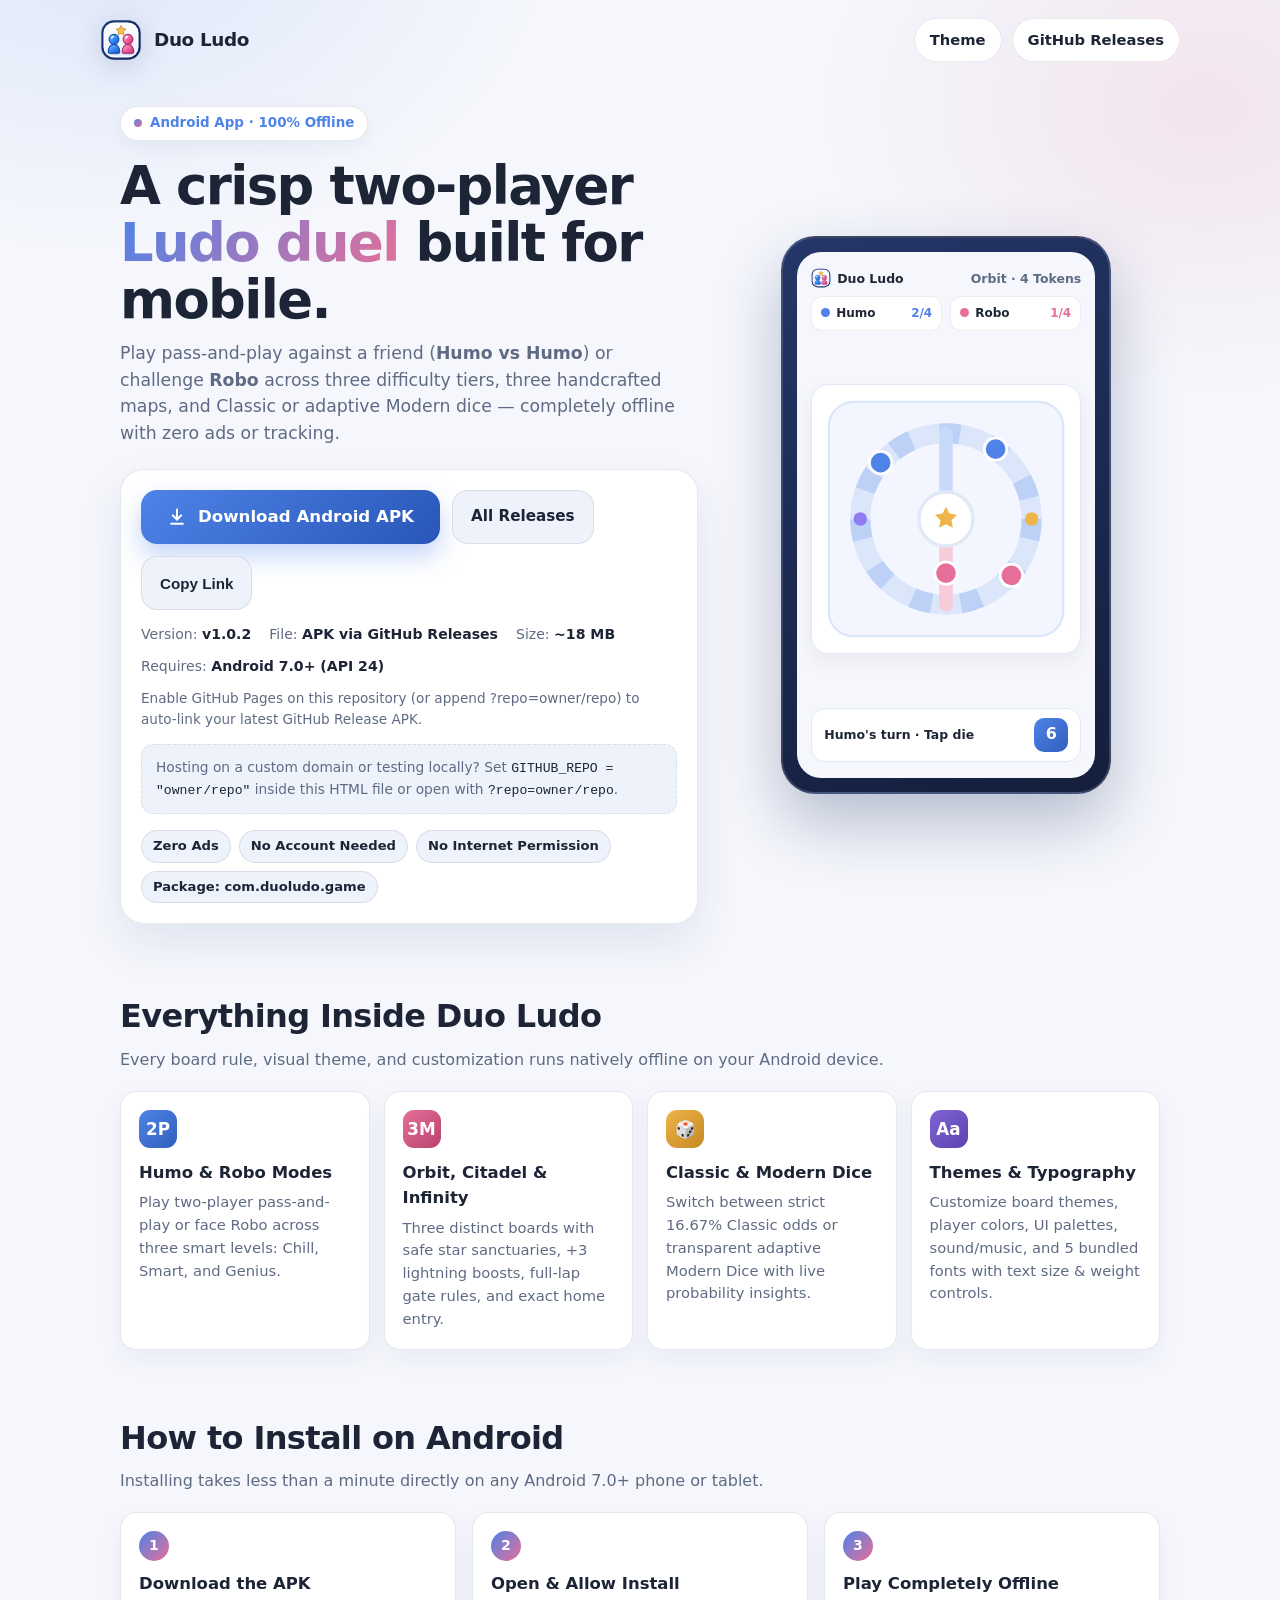
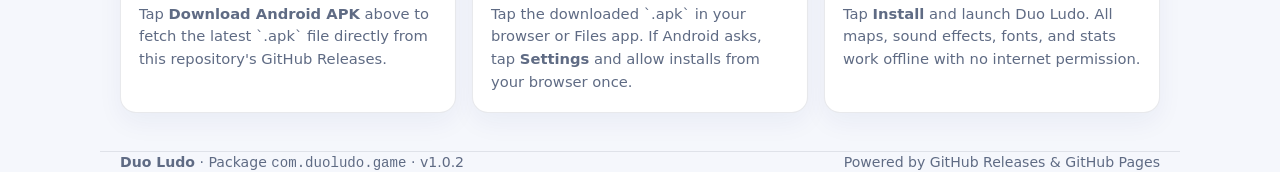
<file: docs/index.html>
<!doctype html>
<html lang="en">
<head>
  <meta charset="utf-8">
  <meta name="viewport" content="width=device-width, initial-scale=1">
  <meta name="theme-color" content="#F5F7FC">
  <meta name="description" content="Download Duo Ludo for Android — a 100% offline, ad-free two-player board duel with Humo &amp; Robo modes, Orbit, Citadel, and Infinity maps, and Classic &amp; Modern dice.">
  <meta property="og:title" content="Duo Ludo for Android — Download APK">
  <meta property="og:description" content="Play 100% offline with Humo vs Humo or Humo vs Robo across three maps. Free, zero ads, no internet permission required.">
  <meta property="og:type" content="website">
  <title>Duo Ludo — Download Android APK</title>
  <style>
    :root {
      --bg: #F5F7FC;
      --bg-glow-1: rgba(79, 131, 232, 0.14);
      --bg-glow-2: rgba(229, 111, 152, 0.14);
      --surface: #FFFFFF;
      --surface-soft: #EEF2FB;
      --ink: #1C2436;
      --muted: #5F6B84;
      --line: rgba(31, 41, 68, 0.10);
      --blue: #4F83E8;
      --blue-deep: #2956B8;
      --pink: #E56F98;
      --pink-deep: #B9436F;
      --navy: #19316D;
      --gold: #EDB54A;
      --violet: #8064D8;
      --teal: #168E8A;
      --shadow: 0 20px 46px rgba(25, 49, 109, 0.09);
      --radius-lg: 24px;
      --radius-md: 16px;
      --font: system-ui, -apple-system, "Segoe UI", Roboto, "Helvetica Neue", Arial, sans-serif;
    }

    @media (prefers-color-scheme: dark) {
      :root:not([data-theme="light"]) {
        --bg: #131926;
        --bg-glow-1: rgba(79, 131, 232, 0.20);
        --bg-glow-2: rgba(229, 111, 152, 0.18);
        --surface: #1E2738;
        --surface-soft: #263147;
        --ink: #F1F5FC;
        --muted: #9AA7C0;
        --line: rgba(241, 245, 252, 0.10);
        --shadow: 0 22px 50px rgba(0, 0, 0, 0.38);
      }
    }

    [data-theme="dark"] {
      --bg: #131926;
      --bg-glow-1: rgba(79, 131, 232, 0.20);
      --bg-glow-2: rgba(229, 111, 152, 0.18);
      --surface: #1E2738;
      --surface-soft: #263147;
      --ink: #F1F5FC;
      --muted: #9AA7C0;
      --line: rgba(241, 245, 252, 0.10);
      --shadow: 0 22px 50px rgba(0, 0, 0, 0.38);
    }

    * { box-sizing: border-box; }

    html { scroll-behavior: smooth; }

    body {
      margin: 0;
      font-family: var(--font);
      color: var(--ink);
      background:
        radial-gradient(640px 460px at 8% -4%, var(--bg-glow-1), transparent 70%),
        radial-gradient(560px 420px at 94% 6%, var(--bg-glow-2), transparent 68%),
        var(--bg);
      line-height: 1.55;
      -webkit-font-smoothing: antialiased;
    }

    a { color: inherit; }

    .wrap {
      width: min(1080px, 100%);
      margin: 0 auto;
      padding: 0 20px;
    }

    /* Header */
    .topbar {
      display: flex;
      align-items: center;
      justify-content: space-between;
      gap: 12px;
      padding: 18px 0;
    }

    .brand {
      display: inline-flex;
      align-items: center;
      gap: 12px;
      text-decoration: none;
      font-weight: 800;
      font-size: 1.15rem;
      letter-spacing: -0.02em;
    }

    .brand svg {
      width: 42px;
      height: 42px;
      flex: 0 0 auto;
      filter: drop-shadow(0 6px 14px rgba(25, 49, 109, 0.18));
    }

    .top-actions {
      display: flex;
      align-items: center;
      gap: 10px;
    }

    .btn-ghost {
      display: inline-flex;
      align-items: center;
      gap: 8px;
      min-height: 44px;
      padding: 9px 15px;
      border-radius: 999px;
      border: 1px solid var(--line);
      background: var(--surface);
      color: var(--ink);
      font: inherit;
      font-size: 0.92rem;
      font-weight: 600;
      text-decoration: none;
      cursor: pointer;
      transition: transform 0.15s ease, border-color 0.15s ease;
    }

    .btn-ghost:hover { transform: translateY(-1px); border-color: var(--blue); }

    /* Hero */
    .hero {
      display: grid;
      grid-template-columns: 1.15fr 0.85fr;
      align-items: center;
      gap: 34px;
      padding: 26px 0 42px;
    }

    .pill {
      display: inline-flex;
      align-items: center;
      gap: 8px;
      padding: 6px 13px;
      border-radius: 999px;
      background: var(--surface);
      border: 1px solid var(--line);
      font-size: 0.84rem;
      font-weight: 700;
      color: var(--blue);
      box-shadow: 0 6px 18px rgba(25, 49, 109, 0.05);
    }

    .pill-dot {
      width: 8px;
      height: 8px;
      border-radius: 50%;
      background: linear-gradient(135deg, var(--blue), var(--pink));
    }

    h1 {
      margin: 16px 0 12px;
      font-size: clamp(2.1rem, 4.4vw, 3.3rem);
      line-height: 1.08;
      letter-spacing: -0.03em;
      font-weight: 850;
    }

    .accent-text {
      background: linear-gradient(125deg, var(--blue), var(--pink));
      -webkit-background-clip: text;
      background-clip: text;
      color: transparent;
    }

    .lead {
      margin: 0 0 22px;
      font-size: 1.08rem;
      color: var(--muted);
      max-width: 56ch;
    }

    /* Download Card */
    .download-box {
      background: var(--surface);
      border: 1px solid var(--line);
      border-radius: var(--radius-lg);
      padding: 20px;
      box-shadow: var(--shadow);
    }

    .cta-row {
      display: flex;
      flex-wrap: wrap;
      gap: 12px;
      align-items: center;
    }

    .btn-download {
      display: inline-flex;
      align-items: center;
      justify-content: center;
      gap: 11px;
      min-height: 54px;
      padding: 14px 26px;
      border-radius: 16px;
      background: linear-gradient(135deg, var(--blue) 0%, var(--blue-deep) 100%);
      color: #FFFFFF;
      font-weight: 800;
      font-size: 1.04rem;
      text-decoration: none;
      border: none;
      cursor: pointer;
      box-shadow: 0 12px 26px rgba(79, 131, 232, 0.34);
      transition: transform 0.16s ease, box-shadow 0.16s ease, opacity 0.16s ease;
    }

    .btn-download:hover {
      transform: translateY(-2px);
      box-shadow: 0 16px 32px rgba(79, 131, 232, 0.42);
    }

    .btn-secondary {
      display: inline-flex;
      align-items: center;
      justify-content: center;
      gap: 8px;
      min-height: 54px;
      padding: 14px 18px;
      border-radius: 16px;
      border: 1px solid var(--line);
      background: var(--surface-soft);
      color: var(--ink);
      font-weight: 700;
      font-size: 0.95rem;
      text-decoration: none;
      cursor: pointer;
      transition: border-color 0.15s ease, transform 0.15s ease;
    }

    .btn-secondary:hover { border-color: var(--blue); transform: translateY(-1px); }

    .release-meta {
      margin-top: 14px;
      display: flex;
      flex-wrap: wrap;
      gap: 10px 18px;
      font-size: 0.88rem;
      color: var(--muted);
    }

    .release-meta strong { color: var(--ink); }

    .release-status {
      margin-top: 10px;
      font-size: 0.85rem;
      color: var(--muted);
    }

    .release-status.ready { color: var(--teal); font-weight: 600; }

    .trust-strip {
      margin-top: 16px;
      display: flex;
      flex-wrap: wrap;
      gap: 8px;
    }

    .trust-chip {
      font-size: 0.82rem;
      font-weight: 650;
      padding: 5px 11px;
      border-radius: 999px;
      background: var(--surface-soft);
      color: var(--ink);
      border: 1px solid var(--line);
    }

    /* Hero Device Mockup */
    .phone-wrap {
      display: flex;
      justify-content: center;
    }

    .phone {
      width: min(330px, 100%);
      aspect-ratio: 9 / 15.2;
      border-radius: 34px;
      padding: 14px;
      background: linear-gradient(155deg, #243668, #141E3C);
      box-shadow: 0 28px 64px rgba(19, 36, 89, 0.28);
      border: 2px solid rgba(255, 255, 255, 0.16);
      display: flex;
      flex-direction: column;
    }

    .phone-screen {
      flex: 1;
      border-radius: 24px;
      background: #F5F7FC;
      color: #1F2737;
      padding: 16px 14px;
      display: flex;
      flex-direction: column;
      justify-content: space-between;
      overflow: hidden;
    }

    .mock-head {
      display: flex;
      align-items: center;
      justify-content: space-between;
      font-size: 0.78rem;
      font-weight: 800;
    }

    .mock-players {
      display: flex;
      gap: 8px;
      margin-top: 8px;
    }

    .mock-pill {
      flex: 1;
      border-radius: 11px;
      padding: 7px 9px;
      font-size: 0.75rem;
      font-weight: 700;
      display: flex;
      align-items: center;
      justify-content: space-between;
      background: #FFFFFF;
      border: 1px solid rgba(31, 41, 68, 0.08);
    }

    .mock-pill i {
      width: 9px;
      height: 9px;
      border-radius: 50%;
      display: inline-block;
      margin-right: 6px;
    }

    .mock-board {
      margin: 10px 0;
      background: #FFFFFF;
      border: 1px solid #E1E8F6;
      border-radius: 18px;
      padding: 10px;
      box-shadow: 0 8px 20px rgba(31, 41, 68, 0.06);
    }

    .mock-board svg {
      width: 100%;
      height: auto;
      display: block;
    }

    .mock-dice-bar {
      display: flex;
      align-items: center;
      justify-content: space-between;
      background: #FFFFFF;
      border: 1px solid #E1E8F6;
      border-radius: 14px;
      padding: 9px 12px;
      font-size: 0.78rem;
      font-weight: 700;
    }

    .mock-die {
      width: 34px;
      height: 34px;
      border-radius: 10px;
      background: linear-gradient(135deg, #4F83E8, #315FBC);
      color: #FFFFFF;
      display: grid;
      place-items: center;
      font-weight: 800;
      font-size: 1rem;
    }

    /* Sections */
    .section {
      padding: 26px 0 38px;
    }

    .section-head {
      margin-bottom: 18px;
    }

    .section-head h2 {
      margin: 0 0 6px;
      font-size: clamp(1.45rem, 2.6vw, 2rem);
      letter-spacing: -0.02em;
    }

    .section-head p {
      margin: 0;
      color: var(--muted);
    }

    .grid-4 {
      display: grid;
      grid-template-columns: repeat(4, minmax(0, 1fr));
      gap: 14px;
    }

    .grid-3 {
      display: grid;
      grid-template-columns: repeat(3, minmax(0, 1fr));
      gap: 16px;
    }

    .card {
      background: var(--surface);
      border: 1px solid var(--line);
      border-radius: var(--radius-md);
      padding: 18px;
      box-shadow: 0 10px 26px rgba(25, 49, 109, 0.05);
    }

    .card-badge {
      width: 38px;
      height: 38px;
      border-radius: 11px;
      display: grid;
      place-items: center;
      font-weight: 800;
      font-size: 1.05rem;
      margin-bottom: 12px;
      color: #FFFFFF;
    }

    .card h3 {
      margin: 0 0 6px;
      font-size: 1.03rem;
      font-weight: 750;
    }

    .card p {
      margin: 0;
      font-size: 0.92rem;
      color: var(--muted);
    }

    /* Install steps */
    .step-num {
      display: inline-grid;
      place-items: center;
      width: 30px;
      height: 30px;
      border-radius: 50%;
      background: linear-gradient(135deg, var(--blue), var(--pink));
      color: #FFFFFF;
      font-weight: 800;
      font-size: 0.88rem;
      margin-bottom: 10px;
    }

    /* Config / Repo prompt bar if opened locally */
    .repo-notice {
      margin-top: 14px;
      padding: 12px 14px;
      border-radius: 12px;
      border: 1px dashed var(--line);
      background: var(--surface-soft);
      font-size: 0.86rem;
      color: var(--muted);
    }

    .repo-notice code {
      font-family: ui-monospace, SFMono-Regular, Menlo, Consolas, monospace;
      font-size: 0.82rem;
      color: var(--ink);
    }

    /* Footer */
    footer {
      border-top: 1px solid var(--line);
      padding: 24px 0 38px;
      margin-top: 18px;
      color: var(--muted);
      font-size: 0.88rem;
      display: flex;
      flex-wrap: wrap;
      justify-content: space-between;
      gap: 12px;
    }

    @media (max-width: 920px) {
      .hero { grid-template-columns: 1fr; text-align: left; }
      .grid-4 { grid-template-columns: repeat(2, minmax(0, 1fr)); }
      .grid-3 { grid-template-columns: 1fr; }
    }

    @media (max-width: 560px) {
      .grid-4 { grid-template-columns: 1fr; }
      .cta-row .btn-download,
      .cta-row .btn-secondary { width: 100%; }
    }
  </style>
</head>
<body>

  <!-- Shared Duo Ludo SVG emblem -->
  <svg width="0" height="0" style="position:absolute" aria-hidden="true">
    <defs>
      <linearGradient id="dl-blue" x1="0" y1="0" x2="1" y2="1"><stop stop-color="#79CEFF"/><stop offset=".52" stop-color="#3588F5"/><stop offset="1" stop-color="#1952C7"/></linearGradient>
      <linearGradient id="dl-pink" x1="0" y1="0" x2="1" y2="1"><stop stop-color="#FFBED7"/><stop offset=".52" stop-color="#F25F9E"/><stop offset="1" stop-color="#C92E74"/></linearGradient>
      <linearGradient id="dl-tile" x1="0" y1="0" x2="0" y2="1"><stop stop-color="#FFFFFF"/><stop offset="1" stop-color="#E6EEFF"/></linearGradient>
      <linearGradient id="dl-frame" x1="0" y1="0" x2="1" y2="1"><stop stop-color="#213B82"/><stop offset="1" stop-color="#132459"/></linearGradient>
      <symbol id="duo-ludo-logo" viewBox="0 0 48 48">
        <rect x="1.5" y="1.5" width="45" height="45" rx="14.5" fill="url(#dl-frame)"/>
        <rect x="4" y="4" width="40" height="40" rx="12" fill="url(#dl-tile)"/>
        <rect x="5" y="5" width="38" height="38" rx="11" fill="none" stroke="#FFFFFF" stroke-opacity=".8" stroke-width="1"/>
        <ellipse cx="16" cy="39.5" rx="6.6" ry="1.8" fill="#172B67" opacity=".12"/>
        <ellipse cx="32" cy="39.5" rx="6.6" ry="1.8" fill="#172B67" opacity=".12"/>
        <path d="M9.4 37.8c0-5.1 2.8-8.8 6.6-8.8s6.6 3.7 6.6 8.8c0 .8-.5 1.2-1.3 1.2H10.7c-.8 0-1.3-.4-1.3-1.2z" fill="url(#dl-blue)" stroke="#174AAB" stroke-width="1.25" stroke-linejoin="round"/>
        <circle cx="16" cy="23.2" r="5.6" fill="url(#dl-blue)" stroke="#174AAB" stroke-width="1.25"/>
        <path d="M25.4 37.8c0-5.1 2.8-8.8 6.6-8.8s6.6 3.7 6.6 8.8c0 .8-.5 1.2-1.3 1.2H26.7c-.8 0-1.3-.4-1.3-1.2z" fill="url(#dl-pink)" stroke="#A72E68" stroke-width="1.25" stroke-linejoin="round"/>
        <circle cx="32" cy="23.2" r="5.6" fill="url(#dl-pink)" stroke="#A72E68" stroke-width="1.25"/>
        <ellipse cx="14.1" cy="20.8" rx="2.1" ry="1.15" fill="#FFFFFF" opacity=".82" transform="rotate(-32 14.1 20.8)"/>
        <ellipse cx="30.1" cy="20.8" rx="2.1" ry="1.15" fill="#FFFFFF" opacity=".82" transform="rotate(-32 30.1 20.8)"/>
        <path d="m24 7.3 1.75 3.6 3.95.58-2.85 2.78.67 3.94L24 16.34l-3.52 1.86.67-3.94-2.85-2.78 3.95-.58z" fill="#F5C24C" stroke="#C58822" stroke-width=".85" stroke-linejoin="round"/>
      </symbol>
    </defs>
  </svg>

  <header class="wrap topbar">
    <a class="brand" href="#top">
      <svg aria-hidden="true"><use href="#duo-ludo-logo"/></svg>
      <span>Duo Ludo</span>
    </a>
    <div class="top-actions">
      <button type="button" class="btn-ghost" id="btnThemeToggle" aria-label="Toggle light or dark theme">
        Theme
      </button>
      <a class="btn-ghost" id="navReleasesLink" href="#download" rel="noopener">
        GitHub Releases
      </a>
    </div>
  </header>

  <main id="top" class="wrap">
    <section class="hero">
      <div>
        <span class="pill">
          <span class="pill-dot" aria-hidden="true"></span>
          <span>Android App · 100% Offline</span>
        </span>
        <h1>A crisp two-player <span class="accent-text">Ludo duel</span> built for mobile.</h1>
        <p class="lead">
          Play pass-and-play against a friend (<strong>Humo vs Humo</strong>) or challenge
          <strong>Robo</strong> across three difficulty tiers, three handcrafted maps, and Classic or adaptive Modern dice — completely offline with zero ads or tracking.
        </p>

        <div class="download-box" id="download">
          <div class="cta-row">
            <a class="btn-download" id="btnDownloadApk" href="#install" rel="noopener">
              <svg width="20" height="20" viewBox="0 0 24 24" fill="none" stroke="currentColor" stroke-width="2.4" stroke-linecap="round" stroke-linejoin="round" aria-hidden="true">
                <path d="M12 3v12"/>
                <path d="m7 10 5 5 5-5"/>
                <path d="M5 20h14"/>
              </svg>
              <span id="btnDownloadLabel">Download Android APK</span>
            </a>

            <a class="btn-secondary" id="btnAllReleases" href="#install" rel="noopener">
              All Releases
            </a>

            <button type="button" class="btn-secondary" id="btnCopyShare">
              Copy Link
            </button>
          </div>

          <div class="release-meta">
            <span>Version: <strong id="metaVersion">v1.0.2</strong></span>
            <span>File: <strong id="metaFile">APK via GitHub Releases</strong></span>
            <span>Size: <strong id="metaSize">~18 MB</strong></span>
            <span>Requires: <strong>Android 7.0+ (API 24)</strong></span>
          </div>

          <div class="release-status" id="releaseStatus">
            Checking latest GitHub Release APK…
          </div>

          <div class="repo-notice" id="repoNotice" hidden>
            Hosting on a custom domain or testing locally? Set <code>GITHUB_REPO = "owner/repo"</code> inside this HTML file or open with <code>?repo=owner/repo</code>.
          </div>

          <div class="trust-strip">
            <span class="trust-chip">Zero Ads</span>
            <span class="trust-chip">No Account Needed</span>
            <span class="trust-chip">No Internet Permission</span>
            <span class="trust-chip">Package: com.duoludo.game</span>
          </div>
        </div>
      </div>

      <div class="phone-wrap" aria-hidden="true">
        <div class="phone">
          <div class="phone-screen">
            <div>
              <div class="mock-head">
                <span style="display:inline-flex;align-items:center;gap:6px;">
                  <svg width="20" height="20"><use href="#duo-ludo-logo"/></svg>
                  Duo Ludo
                </span>
                <span style="color:#5F6B84;">Orbit · 4 Tokens</span>
              </div>
              <div class="mock-players">
                <div class="mock-pill">
                  <span><i style="background:#4F83E8"></i>Humo</span>
                  <span style="color:#4F83E8">2/4</span>
                </div>
                <div class="mock-pill">
                  <span><i style="background:#E56F98"></i>Robo</span>
                  <span style="color:#E56F98">1/4</span>
                </div>
              </div>
            </div>

            <div class="mock-board">
              <svg viewBox="0 0 220 220">
                <rect x="6" y="6" width="208" height="208" rx="22" fill="#F3F6FE" stroke="#DCE6FA" stroke-width="2"/>
                <circle cx="110" cy="110" r="76" fill="none" stroke="#DCE6FA" stroke-width="18"/>
                <circle cx="110" cy="110" r="76" fill="none" stroke="#4F83E8" stroke-opacity="0.22" stroke-width="18" stroke-dasharray="18 26"/>
                <line x1="110" y1="34" x2="110" y2="86" stroke="#C9D9FA" stroke-width="12" stroke-linecap="round"/>
                <line x1="110" y1="186" x2="110" y2="134" stroke="#F8CBD9" stroke-width="12" stroke-linecap="round"/>
                <circle cx="110" cy="110" r="24" fill="#FFFFFF" stroke="#E1E8F6" stroke-width="3"/>
                <path d="m110 99 3 6.2 6.8 1-4.9 4.8 1.2 6.8-6.1-3.2-6.1 3.2 1.2-6.8-4.9-4.8 6.8-1z" fill="#EDB54A"/>
                <!-- Blue & Pink tokens -->
                <circle cx="52" cy="60" r="10" fill="#4F83E8" stroke="#FFFFFF" stroke-width="2.5"/>
                <circle cx="154" cy="48" r="10" fill="#4F83E8" stroke="#FFFFFF" stroke-width="2.5"/>
                <circle cx="168" cy="160" r="10" fill="#E56F98" stroke="#FFFFFF" stroke-width="2.5"/>
                <circle cx="110" cy="158" r="10" fill="#E56F98" stroke="#FFFFFF" stroke-width="2.5"/>
                <!-- Boost & safe badges -->
                <circle cx="34" cy="110" r="6" fill="#8E7CF0"/>
                <circle cx="186" cy="110" r="6" fill="#EDB54A"/>
              </svg>
            </div>

            <div class="mock-dice-bar">
              <span>Humo's turn · Tap die</span>
              <div class="mock-die">6</div>
            </div>
          </div>
        </div>
      </div>
    </section>

    <section class="section">
      <div class="section-head">
        <h2>Everything Inside Duo Ludo</h2>
        <p>Every board rule, visual theme, and customization runs natively offline on your Android device.</p>
      </div>
      <div class="grid-4">
        <article class="card">
          <div class="card-badge" style="background:linear-gradient(135deg,#4F83E8,#315FBC);">2P</div>
          <h3>Humo &amp; Robo Modes</h3>
          <p>Play two-player pass-and-play or face Robo across three smart levels: Chill, Smart, and Genius.</p>
        </article>
        <article class="card">
          <div class="card-badge" style="background:linear-gradient(135deg,#E56F98,#B9436F);">3M</div>
          <h3>Orbit, Citadel &amp; Infinity</h3>
          <p>Three distinct boards with safe star sanctuaries, +3 lightning boosts, full-lap gate rules, and exact home entry.</p>
        </article>
        <article class="card">
          <div class="card-badge" style="background:linear-gradient(135deg,#EDB54A,#C58822);">🎲</div>
          <h3>Classic &amp; Modern Dice</h3>
          <p>Switch between strict 16.67% Classic odds or transparent adaptive Modern Dice with live probability insights.</p>
        </article>
        <article class="card">
          <div class="card-badge" style="background:linear-gradient(135deg,#8064D8,#5C43AD);">Aa</div>
          <h3>Themes &amp; Typography</h3>
          <p>Customize board themes, player colors, UI palettes, sound/music, and 5 bundled fonts with text size &amp; weight controls.</p>
        </article>
      </div>
    </section>

    <section class="section" id="install">
      <div class="section-head">
        <h2>How to Install on Android</h2>
        <p>Installing takes less than a minute directly on any Android 7.0+ phone or tablet.</p>
      </div>
      <div class="grid-3">
        <article class="card">
          <span class="step-num">1</span>
          <h3>Download the APK</h3>
          <p>Tap <strong>Download Android APK</strong> above to fetch the latest `.apk` file directly from this repository's GitHub Releases.</p>
        </article>
        <article class="card">
          <span class="step-num">2</span>
          <h3>Open &amp; Allow Install</h3>
          <p>Tap the downloaded `.apk` in your browser or Files app. If Android asks, tap <strong>Settings</strong> and allow installs from your browser once.</p>
        </article>
        <article class="card">
          <span class="step-num">3</span>
          <h3>Play Completely Offline</h3>
          <p>Tap <strong>Install</strong> and launch Duo Ludo. All maps, sound effects, fonts, and stats work offline with no internet permission.</p>
        </article>
      </div>
    </section>
  </main>

  <footer class="wrap">
    <span><strong>Duo Ludo</strong> · Package <code>com.duoludo.game</code> · v1.0.2</span>
    <span id="footerRepo">Powered by GitHub Releases &amp; GitHub Pages</span>
  </footer>

  <script>
    (function () {
      'use strict';

      // Optional manual override if hosted on a custom domain (e.g. "yourname/duo-ludo"):
      const GITHUB_REPO = '';

      const $ = (id) => document.getElementById(id);
      const btnDownload = $('btnDownloadApk');
      const btnDownloadLabel = $('btnDownloadLabel');
      const btnAllReleases = $('btnAllReleases');
      const navReleasesLink = $('navReleasesLink');
      const metaVersion = $('metaVersion');
      const metaFile = $('metaFile');
      const metaSize = $('metaSize');
      const releaseStatus = $('releaseStatus');
      const repoNotice = $('repoNotice');
      const footerRepo = $('footerRepo');

      // Theme toggle
      const btnThemeToggle = $('btnThemeToggle');
      let theme = localStorage.getItem('duoludo.landing.theme') || '';
      if (theme === 'dark' || theme === 'light') {
        document.documentElement.setAttribute('data-theme', theme);
      }
      btnThemeToggle.addEventListener('click', function () {
        const currentDark = document.documentElement.getAttribute('data-theme') === 'dark' ||
          (!document.documentElement.hasAttribute('data-theme') &&
           window.matchMedia && window.matchMedia('(prefers-color-scheme: dark)').matches);
        const next = currentDark ? 'light' : 'dark';
        document.documentElement.setAttribute('data-theme', next);
        localStorage.setItem('duoludo.landing.theme', next);
      });

      // Share / Copy link
      $('btnCopyShare').addEventListener('click', async function () {
        const btn = this;
        const url = window.location.href;
        try {
          if (navigator.clipboard && navigator.clipboard.writeText) {
            await navigator.clipboard.writeText(url);
            btn.textContent = 'Copied!';
          } else {
            btn.textContent = url;
          }
        } catch (e) {
          btn.textContent = 'Link Ready';
        }
        setTimeout(() => { btn.textContent = 'Copy Link'; }, 1800);
      });

      function detectRepo() {
        const params = new URLSearchParams(window.location.search);
        const qRepo = (params.get('repo') || '').trim();
        if (/^[^/\s]+\/[^/\s]+$/.test(qRepo)) return qRepo;
        if (/^[^/\s]+\/[^/\s]+$/.test(GITHUB_REPO.trim())) return GITHUB_REPO.trim();

        const host = window.location.hostname.toLowerCase();
        if (host.endsWith('.github.io')) {
          const owner = host.slice(0, -'.github.io'.length);
          const parts = window.location.pathname.split('/').filter(Boolean);
          const repo = parts.length > 0 ? parts[0] : (owner + '.github.io');
          if (owner && repo) return owner + '/' + repo;
        }
        return '';
      }

      function pickApkAsset(assets) {
        if (!Array.isArray(assets)) return null;
        const apks = assets.filter((a) => a && typeof a.name === 'string' && a.name.toLowerCase().endsWith('.apk'));
        if (!apks.length) return null;
        return apks.find((a) => !/debug/i.test(a.name)) || apks[0];
      }

      function formatMB(bytes) {
        if (!bytes || bytes <= 0) return '~18 MB';
        return (bytes / (1024 * 1024)).toFixed(1) + ' MB';
      }

      async function loadRelease() {
        const repoSlug = detectRepo();
        if (!repoSlug) {
          releaseStatus.textContent = 'Enable GitHub Pages on this repository (or append ?repo=owner/repo) to auto-link your latest GitHub Release APK.';
          repoNotice.hidden = false;
          return;
        }

        const releasesHome = 'https://github.com/' + repoSlug + '/releases';
        const latestPage = releasesHome + '/latest';
        btnAllReleases.href = releasesHome;
        navReleasesLink.href = releasesHome;
        btnDownload.href = latestPage;
        footerRepo.textContent = 'Repository: ' + repoSlug + ' · GitHub Releases';

        try {
          let release = null;
          const latestRes = await fetch('https://api.github.com/repos/' + repoSlug + '/releases/latest', {
            headers: { 'Accept': 'application/vnd.github+json' }
          });

          if (latestRes.ok) {
            release = await latestRes.json();
          }

          if (!release || !pickApkAsset(release.assets)) {
            const listRes = await fetch('https://api.github.com/repos/' + repoSlug + '/releases?per_page=5', {
              headers: { 'Accept': 'application/vnd.github+json' }
            });
            if (listRes.ok) {
              const list = await listRes.json();
              if (Array.isArray(list)) {
                release = list.find((r) => !r.draft && pickApkAsset(r.assets)) || list.find((r) => !r.draft) || release;
              }
            }
          }

          if (!release) {
            releaseStatus.textContent = 'No GitHub Release found yet. Upload your APK in GitHub Releases and refresh this page.';
            return;
          }

          const tag = release.tag_name || release.name || 'v1.0.2';
          metaVersion.textContent = tag;
          const apk = pickApkAsset(release.assets);

          if (apk && apk.browser_download_url) {
            btnDownload.href = apk.browser_download_url;
            btnDownload.setAttribute('download', apk.name);
            btnDownloadLabel.textContent = 'Download APK (' + tag + ')';
            metaFile.textContent = apk.name;
            metaSize.textContent = formatMB(apk.size);
            const dateStr = release.published_at ? new Date(release.published_at).toLocaleDateString() : 'Latest';
            releaseStatus.className = 'release-status ready';
            releaseStatus.textContent = 'Direct APK ready from GitHub Release ' + tag + ' · Published ' + dateStr;
          } else {
            btnDownload.href = release.html_url || latestPage;
            btnDownloadLabel.textContent = 'Open Release ' + tag;
            releaseStatus.textContent = 'Release ' + tag + ' exists, but no .apk file is attached yet. Attach your .apk in GitHub Releases.';
          }
        } catch (err) {
          releaseStatus.textContent = 'Tap Download to open GitHub Releases for ' + repoSlug + '.';
        }
      }

      loadRelease();
    })();
  </script>
</body>
</html>
</file>
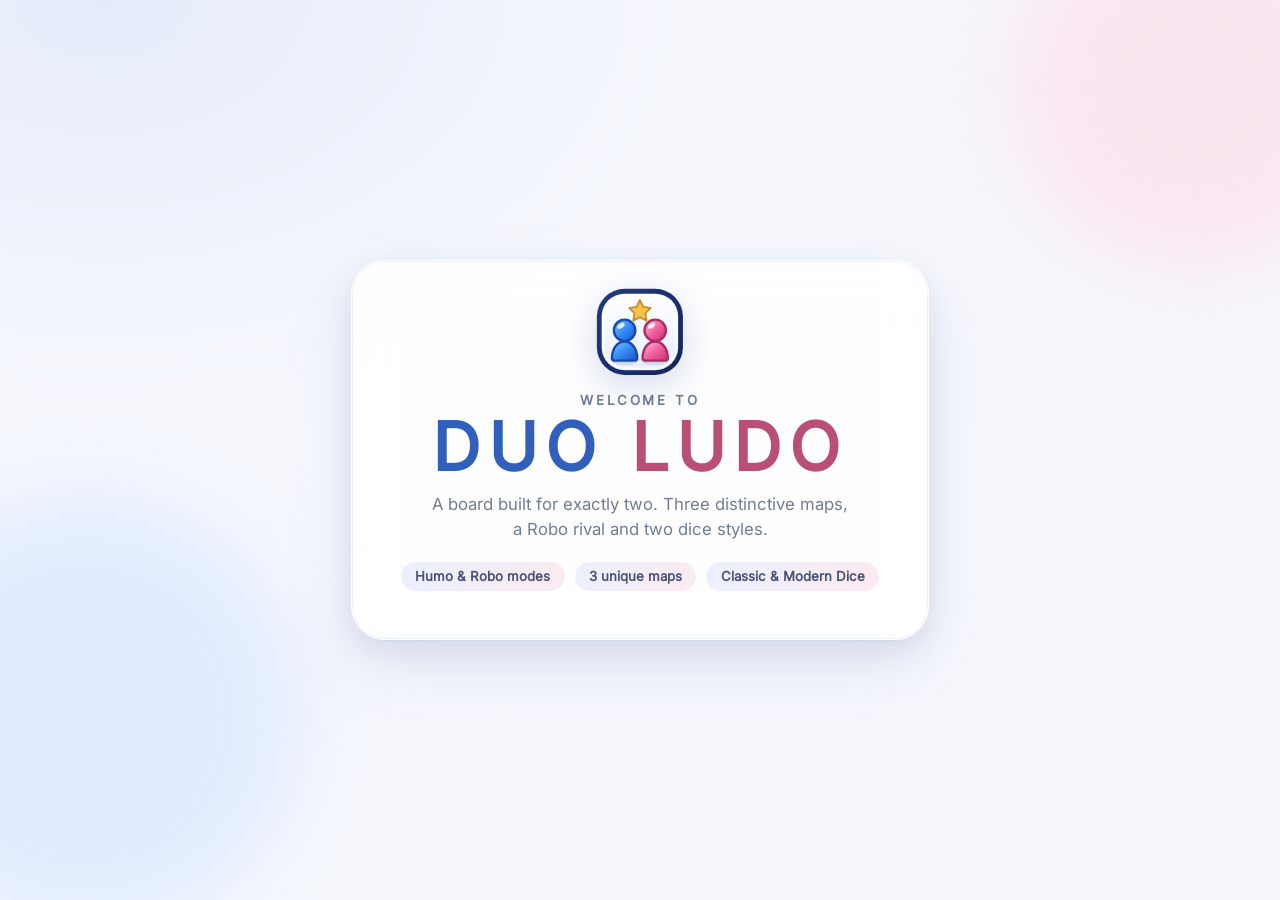
<file: app/src/main/assets/www/index.html>
<!doctype html>
<html lang="en">
<head>
  <meta charset="utf-8">
  <meta name="viewport" content="width=device-width, initial-scale=1, maximum-scale=1, user-scalable=no, viewport-fit=cover">
  <meta name="theme-color" content="#F5F7FC">
  <meta name="color-scheme" content="light dark">
  <meta name="description" content="Duo Ludo: a two-player board duel with smart dice.">
  <title>Duo Ludo</title>
  <link rel="stylesheet" href="css/styles.css">
</head>
<body>

<svg width="0" height="0" style="position:absolute" aria-hidden="true">
  <defs>
    <linearGradient id="logo-blue" x1="0" y1="0" x2="1" y2="1"><stop stop-color="#79CEFF"/><stop offset=".52" stop-color="#3588F5"/><stop offset="1" stop-color="#1952C7"/></linearGradient>
    <linearGradient id="logo-pink" x1="0" y1="0" x2="1" y2="1"><stop stop-color="#FFBED7"/><stop offset=".52" stop-color="#F25F9E"/><stop offset="1" stop-color="#C92E74"/></linearGradient>
    <linearGradient id="logo-tile" x1="0" y1="0" x2="0" y2="1"><stop stop-color="#FFFFFF"/><stop offset="1" stop-color="#E6EEFF"/></linearGradient>
    <linearGradient id="logo-frame" x1="0" y1="0" x2="1" y2="1"><stop stop-color="#213B82"/><stop offset="1" stop-color="#132459"/></linearGradient>
    <symbol id="i-logo" viewBox="0 0 48 48">
      <rect x="1.5" y="1.5" width="45" height="45" rx="14.5" fill="url(#logo-frame)"/>
      <rect x="4" y="4" width="40" height="40" rx="12" fill="url(#logo-tile)"/>
      <rect x="5" y="5" width="38" height="38" rx="11" fill="none" stroke="#FFFFFF" stroke-opacity=".8" stroke-width="1"/>
      <ellipse cx="16" cy="39.5" rx="6.6" ry="1.8" fill="#172B67" opacity=".12"/>
      <ellipse cx="32" cy="39.5" rx="6.6" ry="1.8" fill="#172B67" opacity=".12"/>
      <path d="M9.4 37.8c0-5.1 2.8-8.8 6.6-8.8s6.6 3.7 6.6 8.8c0 .8-.5 1.2-1.3 1.2H10.7c-.8 0-1.3-.4-1.3-1.2z" fill="url(#logo-blue)" stroke="#174AAB" stroke-width="1.25" stroke-linejoin="round"/>
      <circle cx="16" cy="23.2" r="5.6" fill="url(#logo-blue)" stroke="#174AAB" stroke-width="1.25"/>
      <path d="M25.4 37.8c0-5.1 2.8-8.8 6.6-8.8s6.6 3.7 6.6 8.8c0 .8-.5 1.2-1.3 1.2H26.7c-.8 0-1.3-.4-1.3-1.2z" fill="url(#logo-pink)" stroke="#A72E68" stroke-width="1.25" stroke-linejoin="round"/>
      <circle cx="32" cy="23.2" r="5.6" fill="url(#logo-pink)" stroke="#A72E68" stroke-width="1.25"/>
      <ellipse cx="14.1" cy="20.8" rx="2.1" ry="1.15" fill="#FFFFFF" opacity=".82" transform="rotate(-32 14.1 20.8)"/>
      <ellipse cx="30.1" cy="20.8" rx="2.1" ry="1.15" fill="#FFFFFF" opacity=".82" transform="rotate(-32 30.1 20.8)"/>
      <path d="m24 7.3 1.75 3.6 3.95.58-2.85 2.78.67 3.94L24 16.34l-3.52 1.86.67-3.94-2.85-2.78 3.95-.58z" fill="#F5C24C" stroke="#C58822" stroke-width=".85" stroke-linejoin="round"/>
    </symbol>
    <symbol id="i-sound" viewBox="0 0 24 24"><path d="M4 9.5v5h3.6L12 18.5v-13L7.6 9.5H4z" fill="currentColor"/><path d="M15.5 8.5a5 5 0 0 1 0 7M18 6a8.5 8.5 0 0 1 0 12" fill="none" stroke="currentColor" stroke-width="1.8" stroke-linecap="round"/></symbol>
    <symbol id="i-mute" viewBox="0 0 24 24"><path d="M4 9.5v5h3.6L12 18.5v-13L7.6 9.5H4z" fill="currentColor"/><path d="M16 9.5l5 5m0-5l-5 5" fill="none" stroke="currentColor" stroke-width="1.8" stroke-linecap="round"/></symbol>
    <symbol id="i-pause" viewBox="0 0 24 24"><rect x="6" y="5" width="4" height="14" rx="1.4" fill="currentColor"/><rect x="14" y="5" width="4" height="14" rx="1.4" fill="currentColor"/></symbol>
    <symbol id="i-info" viewBox="0 0 24 24"><circle cx="12" cy="12" r="9" fill="none" stroke="currentColor" stroke-width="1.8"/><path d="M12 11v5.2" stroke="currentColor" stroke-width="1.9" stroke-linecap="round"/><circle cx="12" cy="7.8" r="1.2" fill="currentColor"/></symbol>
    <symbol id="i-chart" viewBox="0 0 24 24"><rect x="4" y="12" width="3.6" height="7" rx="1" fill="currentColor"/><rect x="10.2" y="6" width="3.6" height="13" rx="1" fill="currentColor"/><rect x="16.4" y="9.5" width="3.6" height="9.5" rx="1" fill="currentColor"/></symbol>
    <symbol id="i-left" viewBox="0 0 24 24"><path d="M14.5 6l-6 6 6 6" fill="none" stroke="currentColor" stroke-width="2.2" stroke-linecap="round" stroke-linejoin="round"/></symbol>
    <symbol id="i-right" viewBox="0 0 24 24"><path d="M9.5 6l6 6-6 6" fill="none" stroke="currentColor" stroke-width="2.2" stroke-linecap="round" stroke-linejoin="round"/></symbol>
    <symbol id="i-clock" viewBox="0 0 24 24"><circle cx="12" cy="12" r="8.5" fill="none" stroke="currentColor" stroke-width="1.8"/><path d="M12 7.5V12l3 2" fill="none" stroke="currentColor" stroke-width="1.8" stroke-linecap="round"/></symbol>
    <symbol id="i-play" viewBox="0 0 24 24"><path d="M8 5.5v13l11-6.5z" fill="currentColor"/></symbol>
    <symbol id="i-crown" viewBox="0 0 48 48"><path d="M8 34l-2-18 11 9 7-13 7 13 11-9-2 18z" fill="currentColor"/><rect x="9" y="37" width="30" height="4.5" rx="2" fill="currentColor"/></symbol>
    <symbol id="i-music" viewBox="0 0 24 24"><path d="M9 17.5V6.5l9-2v11" fill="none" stroke="currentColor" stroke-width="1.8" stroke-linejoin="round"/><circle cx="6.8" cy="17.6" r="2.4" fill="currentColor"/><circle cx="15.8" cy="15.6" r="2.4" fill="currentColor"/></symbol>
    <symbol id="i-settings" viewBox="0 0 24 24"><path d="M12 8.5a3.5 3.5 0 1 0 0 7 3.5 3.5 0 0 0 0-7Z" fill="none" stroke="currentColor" stroke-width="1.8"/><path d="m19.2 13.4 1.1.9-1.6 2.8-1.4-.5a7.7 7.7 0 0 1-1.5.9l-.2 1.5h-3.2l-.3-1.5a7.7 7.7 0 0 1-1.5-.9l-1.4.5-1.6-2.8 1.1-.9a7 7 0 0 1 0-1.8l-1.1-.9 1.6-2.8 1.4.5a7.7 7.7 0 0 1 1.5-.9l.3-1.5h3.2l.2 1.5a7.7 7.7 0 0 1 1.5.9l1.4-.5 1.6 2.8-1.1.9a7 7 0 0 1 0 1.8Z" fill="none" stroke="currentColor" stroke-width="1.4" stroke-linejoin="round"/></symbol>
    <symbol id="i-history" viewBox="0 0 24 24"><path d="M3.5 12a8.5 8.5 0 1 0 2.2-5.7L3.5 8.5M3.5 4.5v4h4M12 7v5l3.2 2" fill="none" stroke="currentColor" stroke-width="1.8" stroke-linecap="round" stroke-linejoin="round"/></symbol>
  </defs>
</svg>

<div id="app">
  <div class="orb orb-a"></div>
  <div class="orb orb-b"></div>

  <!-- 1. welcome -->
  <section class="screen active" id="screen-splash" aria-label="Welcome">
    <div class="splash" id="splashCard">
      <svg class="splash-mark" role="img" aria-label="Duo Ludo two-player game icon"><use href="#i-logo"/></svg>
      <div class="eyebrow">Welcome to</div>
      <h1 class="wordmark">DUO <span>LUDO</span></h1>
      <p class="splash-copy">A board built for exactly two. Three distinctive maps, a Robo rival and two dice styles.</p>
      <ul class="splash-tags"><li>Humo &amp; Robo modes</li><li>3 unique maps</li><li>Classic &amp; Modern Dice</li></ul>
    </div>
  </section>

  <!-- 2. setup -->
  <section class="screen" id="screen-setup" aria-label="Match setup">
    <div class="card setup">
      <div class="setup-top">
        <div class="brand"><svg><use href="#i-logo"/></svg><span>DUO <em>LUDO</em></span></div>
        <div class="setup-tools">
          <button class="icon-btn" id="btnHistory" aria-label="Match history" title="Match history"><svg><use href="#i-history"/></svg></button>
          <button class="icon-btn" id="btnRules" aria-label="How to play and quick tutorial" title="How to play"><svg><use href="#i-info"/></svg></button>
          <button class="icon-btn" id="btnSettings" aria-label="Application settings" title="Appearance and sound settings"><svg><use href="#i-settings"/></svg></button>
        </div>
      </div>

      <div class="setup-body">
        <div class="opts">
          <div class="field">
            <div class="lbl">Mode</div>
            <div class="seg two" id="segMode">
              <button type="button" data-v="humo"><b>Humo</b><small>Human vs human</small></button>
              <button type="button" data-v="robo"><b>Robo</b><small>You vs the robot</small></button>
            </div>
          </div>
          <div class="field" id="fieldLevel" hidden>
            <div class="lbl">Robo level</div>
            <div class="seg" id="segLevel">
              <button type="button" data-v="easy">Chill</button>
              <button type="button" data-v="normal">Smart</button>
              <button type="button" data-v="hard">Genius</button>
            </div>
          </div>
          <div class="field">
            <div class="lbl">Tokens each</div>
            <div class="seg six" id="segTokens"></div>
          </div>
          <div class="field">
            <div class="lbl">Dice style</div>
            <div class="seg two" id="segDiceMode">
              <button type="button" data-v="classic"><b>Classic</b><small>Equal 1-in-6 odds</small></button>
              <button type="button" data-v="drama"><b>Modern</b><small>Adaptive odds + colour die</small></button>
            </div>
          </div>
          <div class="field">
            <div class="lbl">Players</div>
            <div class="names">
              <label class="name azure"><i id="nameDot0"></i><input id="name0" maxlength="14" autocomplete="off" spellcheck="false" placeholder="Humo" aria-label="Player 1 name"></label>
              <label class="name rose"><i id="nameDot1"></i><input id="name1" maxlength="14" autocomplete="off" spellcheck="false" placeholder="Humo" aria-label="Player 2 name"></label>
            </div>
          </div>
        </div>

        <div class="mapbox">
          <div class="lbl">Map <span id="mapCount"></span></div>
          <div class="preview">
            <canvas id="mapCanvas"></canvas>
            <button type="button" class="nav prev" id="mapPrev" aria-label="Previous map"><svg><use href="#i-left"/></svg></button>
            <button type="button" class="nav next" id="mapNext" aria-label="Next map"><svg><use href="#i-right"/></svg></button>
          </div>
          <div class="map-meta"><b id="mapName"></b><span id="mapBlurb"></span></div>
          <div class="chips" id="mapChips"></div>
        </div>
      </div>

      <button type="button" class="btn primary big" id="btnPlay"><svg><use href="#i-play"/></svg>Play</button>
    </div>
  </section>

  <!-- 3. game -->
  <section class="screen" id="screen-game" aria-label="Game">
    <header class="gbar">
      <div class="brand sm"><svg><use href="#i-logo"/></svg><span>DUO <em>LUDO</em></span></div>
      <div class="gstats">
        <span class="pill"><svg><use href="#i-clock"/></svg><b id="timer">00:00</b></span>
        <span class="pill"><b id="moves">0</b><span>moves</span></span>
        <span class="pill map-pill" id="mapPill"></span>
        <span class="pill dice-mode-pill" id="diceModePill">Classic</span>
      </div>
      <div class="gbtns">
        <button class="icon-btn" id="btnMoveHistory" aria-label="Move history" title="Move history"><svg><use href="#i-history"/></svg></button>
        <button class="icon-btn" id="btnInsight" aria-label="Dice insight"><svg><use href="#i-chart"/></svg></button>
        <button class="icon-btn" id="btnSound" aria-label="Sound"><svg><use href="#i-sound"/></svg></button>
        <button class="icon-btn" id="btnUndo" aria-label="Undo last move" title="Undo last Humo move" disabled><svg><use href="#i-left"/></svg></button>
        <button class="icon-btn" id="btnPause" aria-label="Pause"><svg><use href="#i-pause"/></svg></button>
      </div>
    </header>
    <div class="stage" id="stage">
      <canvas id="cv"></canvas>
      <div class="toasts" id="toasts" aria-live="polite" aria-atomic="true"></div>
      <aside class="insight" id="insight" hidden></aside>
      <aside class="move-history" id="moveHistory" hidden aria-label="Move history"><div class="panel-heading"><b>Move history</b><button type="button" class="mini-close" id="btnMoveHistoryClose" aria-label="Close move history">×</button></div><ol id="moveHistoryList"></ol></aside>
    </div>
  </section>

  <!-- 4. result -->
  <section class="screen" id="screen-result" aria-label="Result">
    <canvas id="confetti"></canvas>
    <div class="card result">
      <div class="crown" id="resCrown"><svg><use href="#i-crown"/></svg></div>
      <div class="eyebrow">Match complete</div>
      <h2 id="resTitle"></h2>
      <p class="res-sub" id="resSub"></p>
      <div class="res-meta" id="resMeta"></div>
      <div class="versus" id="resVersus"></div>
      <div class="actions">
        <button type="button" class="btn primary" id="btnRematch">Rematch</button>
        <button type="button" class="btn" id="btnNewSetup">New setup</button>
        <button type="button" class="icon-btn" id="btnMusic" aria-label="Music"><svg><use href="#i-music"/></svg></button>
      </div>
    </div>
  </section>

  <!-- modals -->
  <div class="modal" id="modalPause" hidden>
    <div class="card dialog">
      <h3>Paused</h3>
      <p>The clock is stopped. Take your time.</p>
      <div class="dialog-actions">
        <button type="button" class="btn primary" id="btnResume">Resume</button>
        <button type="button" class="btn" id="btnRestart">Restart</button>
        <button type="button" class="btn ghost" id="btnQuit">Main menu</button>
      </div>
    </div>
  </div>

  <div class="modal" id="modalSettings" hidden>
    <div class="card dialog wide settings-dialog">
      <div class="modal-head"><div><h3>Application settings</h3><p>Changes here affect the whole Duo Ludo interface.</p></div><button type="button" class="mini-close" id="btnSettingsClose" aria-label="Close settings">×</button></div>
      <div class="settings-grid">
        <label class="setting-control"><span>Overall appearance</span><select id="uiTheme"><option value="light">Premium Light</option><option value="warm">Warm Light</option><option value="lavender">Soft Lavender</option><option value="dark">Premium Dark</option></select></label>
        <label class="setting-control"><span>Interface accent colour</span><input type="color" id="uiAccent" value="#5E83E6"></label>
        <label class="setting-control"><span>Custom page background</span><input type="color" id="uiBackground" value="#F5F7FC"></label>
        <label class="setting-control"><span>Custom card and surface colour</span><input type="color" id="uiSurface" value="#FFFFFF"></label>
        <label class="setting-control range-setting"><span>Card transparency <b id="opacityValue">88%</b></span><input type="range" id="cardOpacity" min="65" max="100" value="88"></label>
        <label class="setting-control range-setting"><span>Sound effects <b id="sfxValue">80%</b></span><input type="range" id="sfxVolume" min="0" max="100" value="80"></label>
        <label class="setting-control range-setting"><span>Background music <b id="musicValue">45%</b></span><input type="range" id="musicVolume" min="0" max="100" value="45"></label>
        <label class="setting-control"><span>Motion effects</span><select id="motionSetting"><option value="full">Full motion</option><option value="reduced">Reduced motion</option></select></label>
        <label class="setting-control"><span>Mobile vibration</span><select id="vibrationSetting"><option value="on">On</option><option value="off">Off</option></select></label>
        <label class="setting-control"><span>Mute all sound</span><select id="muteSetting"><option value="off">Sound enabled</option><option value="on">Muted</option></select></label>
        <label class="setting-control"><span>Require a 1 to enter the board</span><select id="entryRuleSetting"><option value="on">On — roll a 1</option><option value="off">Off — any number</option></select></label>
      </div>

      <section class="settings-subsection typography-settings" aria-labelledby="typographySettingsTitle">
        <div class="settings-subsection-head">
          <div>
            <h4 id="typographySettingsTitle">Font and typography</h4>
            <p>Customize the offline typeface, text size, heading size and weight across menus, instructions, history and results without altering the game board.</p>
          </div>
          <button type="button" class="btn sm-btn" id="btnTypographyReset">Default typography</button>
        </div>
        <div class="settings-grid">
          <label class="setting-control">
            <span>Font family</span>
            <select id="fontFamily">
              <option value="inter">Inter · Modern Sans (Default)</option>
              <option value="nunito">Nunito · Playful Rounded</option>
              <option value="poppins">Poppins · Bold Geometric</option>
              <option value="lora">Lora · Premium Elegant</option>
              <option value="roboto">Roboto · Clean Classic</option>
            </select>
          </label>
          <label class="setting-control">
            <span>Font weight</span>
            <select id="fontWeightSetting">
              <option value="default">Balanced (Default)</option>
              <option value="medium">Medium</option>
              <option value="bold">Bold</option>
            </select>
          </label>
          <label class="setting-control range-setting">
            <span>Interface text size <b id="fontSizeValue">100%</b></span>
            <input type="range" id="fontSizeScale" min="88" max="114" step="2" value="100">
          </label>
          <label class="setting-control range-setting">
            <span>Heading size <b id="headingSizeValue">100%</b></span>
            <input type="range" id="headingScale" min="90" max="118" step="2" value="100">
          </label>
        </div>
        <div class="typography-preview" id="typographyPreview" aria-label="Live typography preview">
          <div class="tp-top">
            <span class="tp-heading" id="tpHeading">DUO LUDO · Orbit Match</span>
            <span class="tp-pill">Moves 12 · 02:14</span>
          </div>
          <div class="tp-mid">
            <span class="tp-players"><i class="tp-dot p1"></i>Humo vs <i class="tp-dot p2"></i>Robo</span>
            <span class="tp-btn-sample">Play Match</span>
          </div>
          <p class="tp-copy">Roll a 1 to enter the board. Safe star tiles protect your token, and captures grant an extra turn.</p>
          <div class="tp-stats"><span>Matches <b>14</b></span><span>Captures <b>29</b></span><span>Winner <b>Humo</b></span></div>
        </div>
      </section>

      <section class="settings-subsection playground-settings" aria-labelledby="playgroundSettingsTitle">
        <div class="settings-subsection-head"><div><h4 id="playgroundSettingsTitle">Playground Appearance</h4><p>Keep the default blue and pink, or choose one of three alternate player colours. Your board theme is saved here too.</p></div></div>
        <div class="player-color-picks">
          <div class="color-pick-row"><div class="color-pick-heading"><b>Player 1</b><span>Default: Blue</span></div><div class="swatches" id="player0Colors" aria-label="Player 1 alternative colour choices"></div></div>
          <div class="color-pick-row"><div class="color-pick-heading"><b>Player 2</b><span>Default: Pink</span></div><div class="swatches" id="player1Colors" aria-label="Player 2 alternative colour choices"></div></div>
        </div>
        <div class="board-theme-row"><label for="boardTheme">Board theme</label><select id="boardTheme"><option value="soft">Soft Cloud</option><option value="classic">Classic Ivory</option><option value="midnight">Midnight</option><option value="mint">Mint Garden</option></select></div>
        <div class="color-hint" id="colorHint">Default player colours are blue and pink. Choose alternatives when desired.</div>
      </section>
      <div class="settings-note">Application appearance, typography, Playground Appearance, sound and gameplay preferences are saved on this device. In-progress matches are never saved.</div>
      <div class="dialog-actions horizontal-actions"><button type="button" class="btn" id="btnSettingsReset">Reset defaults</button><button type="button" class="btn primary" id="btnSettingsDone">Done</button></div>
    </div>
  </div>

  <div class="modal" id="modalHistory" hidden>
    <div class="card dialog wide history-dialog">
      <div class="modal-head"><div><h3>Match history</h3><p>Your recent results and local player statistics.</p></div><button type="button" class="mini-close" id="btnHistoryClose" aria-label="Close match history">×</button></div>
      <div class="history-stats" id="historyStats"></div>
      <h4 class="achievement-title">Achievements</h4><div class="achievement-grid" id="achievementList"></div>
      <ol class="history-list" id="historyList"></ol>
      <div class="dialog-actions horizontal-actions"><button type="button" class="btn" id="btnHistoryClear">Clear history</button><button type="button" class="btn primary" id="btnHistoryDone">Done</button></div>
    </div>
  </div>

  <div class="modal" id="modalHandover" hidden>
    <div class="card dialog handover-dialog">
      <div class="handover-mark">↔</div>
      <div class="eyebrow">Pass the device</div>
      <h3 id="handoverTitle">Next player's turn</h3>
      <p>Hand the device to the next player. The board is covered until they are ready.</p>
      <div class="dialog-actions"><button type="button" class="btn primary" id="btnHandoverReady">I'm ready</button></div>
    </div>
  </div>

  <div class="modal" id="modalTutorial" hidden>
    <div class="card dialog wide tutorial-dialog">
      <div class="modal-head"><div><div class="eyebrow">HOW TO PLAY · QUICK GUIDE</div><h3 id="tutorialTitle">1. Enter the board</h3><p id="tutorialCopy">Roll a 1 to move a token out of your base and onto your starting tile.</p></div><button type="button" class="mini-close" id="btnTutorialClose" aria-label="Close tutorial">×</button></div>
      <div class="tutorial-progress" id="tutorialProgress"><i class="on"></i><i></i><i></i><i></i><i></i></div>
      <div class="tutorial-rules">
        <h4>Core rules</h4>
        <ul id="tutorialRulesList"></ul>
      </div>
      <div class="dialog-actions horizontal-actions"><button type="button" class="btn" id="btnTutorialBack" disabled>Back</button><button type="button" class="btn primary" id="btnTutorialNext">Next</button></div>
    </div>
  </div>

</div>

<script src="js/config.js"></script>
<script src="js/maps.js"></script>
<script src="js/engine.js"></script>
<script src="js/audio.js"></script>
<script src="js/renderer.js"></script>
<script src="js/ui.js"></script>
<script src="js/game.js"></script>
<script src="js/main.js"></script>
</body>
</html>
</file>
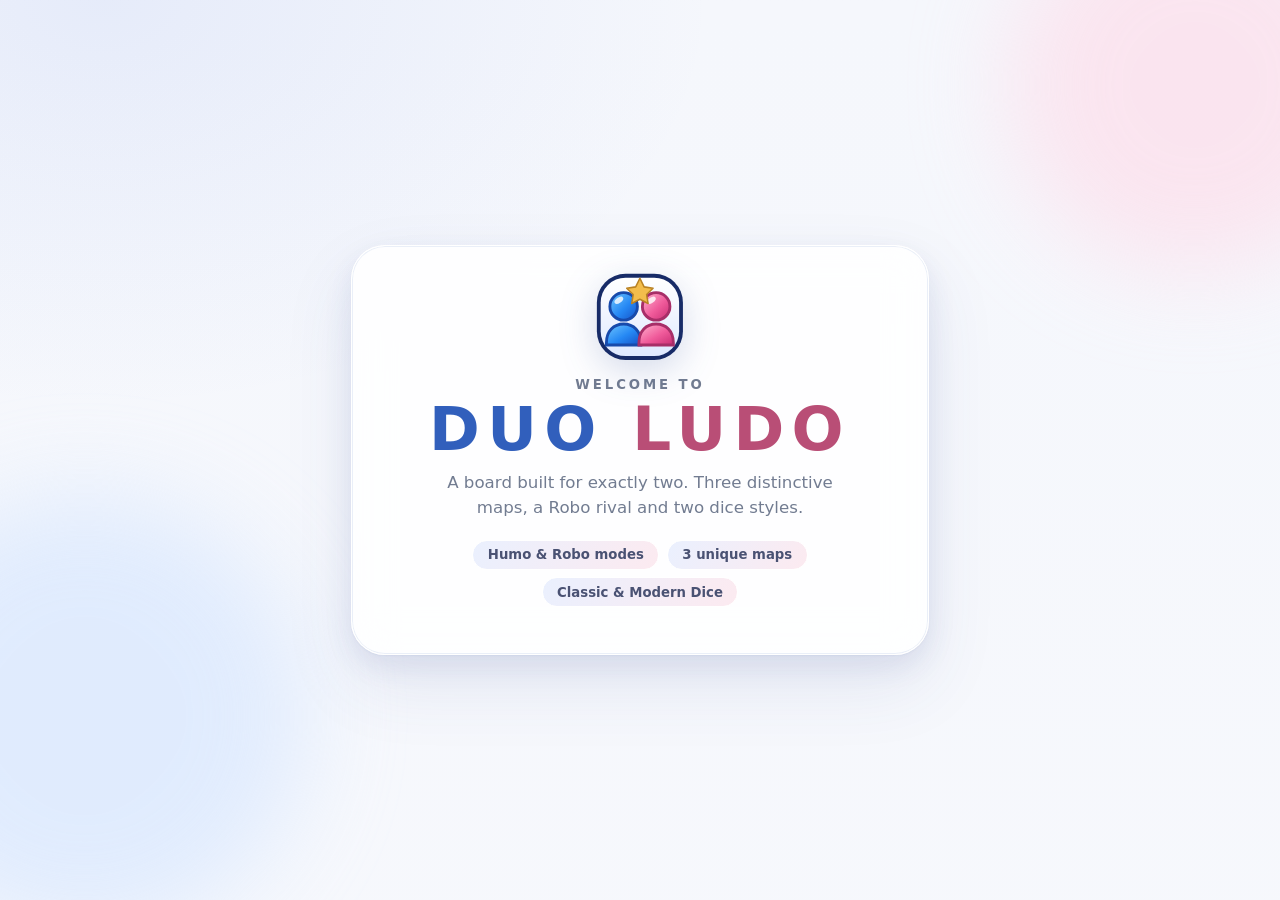
<file: public/assets/aistudio/duo-ludo_b72952f6.html>
<!doctype html>
<html lang="en">
<head>
  <meta charset="utf-8">
  <meta name="viewport" content="width=device-width, initial-scale=1, viewport-fit=cover">
  <meta name="theme-color" content="#F5F7FC">
  <meta name="color-scheme" content="light dark">
  <meta name="description" content="Duo Ludo: a two-player board duel with smart dice.">
  <title>Duo Ludo</title>
  <style>
:root {
  --ink: #262B42;
  --muted: #6E7694;
  --hair: #E1E8F6;
  --blue: #7AAEFF;
  --blue-d: #3E78DC;
  --blue-s: #EAF2FF;
  --pink: #FF8FB2;
  --pink-d: #DE4D86;
  --pink-s: #FFEBF2;
  --card: rgba(255, 255, 255, 0.84);
  --shadow: 0 1px 2px rgba(60, 80, 150, 0.06), 0 10px 28px rgba(60, 80, 150, 0.10), 0 30px 70px rgba(60, 80, 150, 0.10);
  --ease: cubic-bezier(0.22, 0.8, 0.24, 1);
  --font: "Inter", "SF Pro Text", "Segoe UI", system-ui, -apple-system, "Helvetica Neue", Arial, sans-serif;
}

* { box-sizing: border-box; -webkit-tap-highlight-color: transparent; }

html {
  font-size: clamp(11px, 1.15vmin + 7px, 17px);
  height: 100%;
  overflow: hidden;
  overscroll-behavior: none;
}

body {
  margin: 0;
  height: 100%;
  overflow: hidden;
  font-family: var(--font);
  color: var(--ink);
  background: #F7F9FF;
  touch-action: manipulation;
  user-select: none;
  -webkit-user-select: none;
  -webkit-font-smoothing: antialiased;
}

#app {
  position: fixed;
  inset: 0;
  height: 100dvh;
  overflow: hidden;
  background:
    radial-gradient(60rem 40rem at 8% 0%, #E3EDFF 0%, transparent 60%),
    radial-gradient(55rem 38rem at 100% 100%, #FFE6EF 0%, transparent 58%),
    linear-gradient(180deg, #F8FAFF, #FDF8FB);
}

.orb { position: absolute; border-radius: 50%; filter: blur(48px); opacity: 0.55; pointer-events: none; }
.orb-a { width: 26rem; height: 26rem; left: -8rem; top: 55%; background: #CFE2FF; animation: drift 18s ease-in-out infinite alternate; }
.orb-b { width: 22rem; height: 22rem; right: -6rem; top: -6rem; background: #FFD6E5; animation: drift 22s ease-in-out infinite alternate-reverse; }
@keyframes drift { to { transform: translate(3rem, -2rem) scale(1.1); } }

/* ---------- screens ---------- */
.screen {
  position: fixed;
  inset: 0;
  display: flex;
  align-items: center;
  justify-content: center;
  padding: clamp(8px, 2vmin, 22px);
  opacity: 0;
  visibility: hidden;
  pointer-events: none;
  transform: scale(0.985);
  transition: opacity 0.55s var(--ease), transform 0.55s var(--ease), visibility 0s 0.55s;
}
.screen.active {
  opacity: 1;
  visibility: visible;
  pointer-events: auto;
  transform: none;
  transition: opacity 0.55s var(--ease), transform 0.55s var(--ease);
}
#screen-game { flex-direction: column; align-items: stretch; justify-content: flex-start; padding: clamp(6px, 1.4vmin, 16px); gap: 0.5rem; }

.card {
  background: var(--card);
  backdrop-filter: blur(18px) saturate(140%);
  -webkit-backdrop-filter: blur(18px) saturate(140%);
  border: 1px solid rgba(255, 255, 255, 0.9);
  border-radius: 1.8rem;
  box-shadow: var(--shadow), inset 0 0 0 1px rgba(225, 232, 246, 0.7);
}

.eyebrow { font-size: 0.78rem; letter-spacing: 0.22em; text-transform: uppercase; color: var(--muted); font-weight: 600; }
.lbl { font-size: 0.72rem; letter-spacing: 0.16em; text-transform: uppercase; color: var(--muted); font-weight: 700; margin-bottom: 0.45rem; display: flex; justify-content: space-between; }
.lbl span { letter-spacing: 0.08em; }
svg { display: block; }

/* ---------- buttons ---------- */
button { font: inherit; color: inherit; border: 0; background: none; cursor: pointer; padding: 0; }
.btn {
  display: inline-flex; align-items: center; justify-content: center; gap: 0.5rem;
  min-height: 2.7rem; padding: 0 1.4rem; border-radius: 999px;
  font-weight: 700; font-size: 0.95rem; letter-spacing: 0.01em;
  background: #fff; border: 1px solid var(--hair);
  box-shadow: 0 1px 2px rgba(60, 80, 150, 0.06), 0 6px 16px rgba(60, 80, 150, 0.08);
  transition: transform 0.2s var(--ease), box-shadow 0.2s var(--ease), filter 0.2s;
}
.btn:hover { transform: translateY(-1px); box-shadow: 0 2px 4px rgba(60, 80, 150, 0.08), 0 10px 22px rgba(60, 80, 150, 0.12); }
.btn:active { transform: translateY(1px) scale(0.99); }
.btn.primary {
  color: #fff; border-color: transparent;
  background: linear-gradient(120deg, #5F97F6 0%, #8F8EF2 52%, #EE6FA2 100%);
  box-shadow: 0 1px 0 rgba(255, 255, 255, 0.35) inset, 0 10px 24px rgba(112, 120, 235, 0.35);
}
.btn.primary:hover { filter: brightness(1.04); }
.btn.ghost { background: transparent; box-shadow: none; border-color: transparent; color: var(--muted); }
.btn.big { min-height: 3.1rem; font-size: 1.05rem; padding: 0 3rem; }
.btn svg { width: 1.1rem; height: 1.1rem; }

.icon-btn {
  display: grid; place-items: center; width: 2.4rem; height: 2.4rem; border-radius: 50%;
  background: rgba(255, 255, 255, 0.85); border: 1px solid var(--hair); color: var(--ink);
  box-shadow: 0 1px 2px rgba(60, 80, 150, 0.06), 0 4px 12px rgba(60, 80, 150, 0.08);
  transition: transform 0.2s var(--ease), background 0.2s;
}
.icon-btn:hover { transform: translateY(-1px); background: #fff; }
.icon-btn:active { transform: scale(0.94); }
.icon-btn svg { width: 1.2rem; height: 1.2rem; }
.icon-btn.off { color: #A3AAC4; }

/* ---------- brand ---------- */
.brand { display: flex; align-items: center; gap: 0.6rem; font-weight: 800; letter-spacing: 0.14em; font-size: 1.05rem; }
.brand svg { width: 1.9rem; height: 1.9rem; }
.brand em { font-style: normal; color: var(--pink-d); }
.brand.sm { font-size: 0.9rem; }
.brand.sm svg { width: 1.6rem; height: 1.6rem; }

/* ---------- splash ---------- */
.splash {
  width: min(34rem, 94%);
  text-align: center;
  padding: clamp(0.9rem, 2.8vmin, 1.7rem) clamp(1rem, 3vmin, 2rem);
  border-radius: 2rem;
  background: var(--card);
  backdrop-filter: blur(20px);
  -webkit-backdrop-filter: blur(20px);
  border: 1px solid rgba(255, 255, 255, 0.95);
  box-shadow: var(--shadow), inset 0 0 0 1px rgba(225, 232, 246, 0.7);
  animation: splashFade 0.72s ease-out both;
}
@keyframes splashFade { from { opacity: 0; } to { opacity: 1; } }
@keyframes rise { from { opacity: 0; transform: translateY(1.4rem) scale(0.97); } }
.splash-mark { width: 5.4rem; height: 5.4rem; margin: 0 auto .85rem; border-radius:1.55rem; filter:drop-shadow(0 10px 18px rgba(43,75,150,.2)); animation:float 3.2s ease-in-out infinite; }
@keyframes float { 50% { transform: translateY(-0.4rem) rotate(3deg); } }
.wordmark { margin: 0.35rem 0 0.7rem; font-size: clamp(2.2rem, 9vmin, 3.6rem); font-weight: 800; letter-spacing: 0.12em; line-height: 1; color: var(--blue-d); }
.wordmark span { color: var(--pink-d); }
.splash-copy { margin: 0 auto; max-width: 25rem; line-height: 1.5; color: var(--muted); font-size: 0.98rem; }
.splash-tags { list-style: none; display: flex; flex-wrap: wrap; justify-content: center; gap: 0.45rem; padding: 0; margin: 1.1rem 0 1.3rem; }
.splash-tags li { padding: 0.38rem 0.85rem; border-radius: 999px; background: linear-gradient(120deg, var(--blue-s), var(--pink-s)); font-size: 0.78rem; font-weight: 700; color: #4A5273; border: 1px solid #fff; }

/* ---------- setup ---------- */
.setup {
  width: min(62rem, 100%);
  max-height: 100%;
  display: flex; flex-direction: column;
  padding: clamp(0.9rem, 2.4vmin, 1.7rem);
  gap: clamp(0.6rem, 1.8vmin, 1.1rem);
  animation: rise 0.7s var(--ease) both;
}
.setup-top { display: flex; align-items: center; justify-content: space-between; }
.setup-body { flex: 1; min-height: 0; display: grid; grid-template-columns: minmax(0, 1fr) minmax(0, 1.25fr); gap: clamp(0.8rem, 2.4vmin, 1.6rem); }
.opts { display: flex; flex-direction: column; gap: clamp(0.55rem, 1.6vmin, 1rem); min-height: 0; justify-content: center; }
.field[hidden] { display: none; }

.seg { display: grid; grid-auto-flow: column; grid-auto-columns: 1fr; gap: 0.3rem; padding: 0.3rem; background: #EDF1FB; border-radius: 1.1rem; }
.seg button { min-height: 2.5rem; border-radius: 0.85rem; font-weight: 700; font-size: 0.92rem; color: var(--muted); transition: all 0.25s var(--ease); display: flex; flex-direction: column; align-items: center; justify-content: center; line-height: 1.15; }
.seg button small { font-size: 0.7rem; font-weight: 500; opacity: 0.85; margin-top: 0.1rem; }
.seg button b { font-weight: 800; font-size: 1rem; }
.seg button:hover { color: var(--ink); }
.seg button.on { background: #fff; color: var(--ink); box-shadow: 0 1px 2px rgba(60, 80, 150, 0.1), 0 6px 14px rgba(60, 80, 150, 0.12); }
.seg.two button { min-height: 3.4rem; }

.names { display: grid; grid-template-columns: 1fr 1fr; gap: 0.5rem; }
.name { display: flex; align-items: center; gap: 0.55rem; padding: 0 0.8rem; height: 2.7rem; border-radius: 1rem; background: #fff; border: 1.5px solid var(--hair); transition: border-color 0.2s, box-shadow 0.2s; }
.name i { width: 0.85rem; height: 0.85rem; border-radius: 50%; flex: none; }
.name.azure i { background: var(--blue); box-shadow: 0 0 0 3px var(--blue-s); }
.name.rose i { background: var(--pink); box-shadow: 0 0 0 3px var(--pink-s); }
.name:focus-within { border-color: var(--blue); box-shadow: 0 0 0 4px rgba(122, 174, 255, 0.18); }
.name.rose:focus-within { border-color: var(--pink); box-shadow: 0 0 0 4px rgba(255, 143, 178, 0.18); }
.name input { all: unset; width: 100%; min-width: 0; font-weight: 600; font-size: 0.92rem; user-select: text; -webkit-user-select: text; }
.name input::placeholder { color: #A5ADC6; font-weight: 500; }
.name input:disabled { color: var(--muted); }

.mapbox { display: flex; flex-direction: column; min-height: 0; min-width: 0; }
.preview { position: relative; flex: 1; min-height: 7rem; border-radius: 1.3rem; overflow: hidden; background: linear-gradient(160deg, #F1F6FF, #FFF3F8); border: 1px solid var(--hair); }
.preview canvas { position: absolute; inset: 0; width: 100%; height: 100%; }
.preview canvas.swap { animation: swap 0.45s var(--ease); }
@keyframes swap { from { opacity: 0; transform: scale(0.96); } }
.nav { position: absolute; top: 50%; width: 2.2rem; height: 2.2rem; margin-top: -1.1rem; border-radius: 50%; display: grid; place-items: center; background: rgba(255, 255, 255, 0.92); border: 1px solid var(--hair); box-shadow: 0 4px 12px rgba(60, 80, 150, 0.14); transition: transform 0.2s var(--ease); }
.nav:hover { transform: scale(1.08); }
.nav svg { width: 1.1rem; height: 1.1rem; }
.nav.prev { left: 0.6rem; }
.nav.next { right: 0.6rem; }
.map-meta { display: flex; flex-direction: column; gap: 0.15rem; margin: 0.6rem 0 0.5rem; min-height: 2.6rem; }
.map-meta b { font-size: 1.05rem; font-weight: 800; }
.map-meta span { font-size: 0.82rem; color: var(--muted); line-height: 1.35; }
.chips { display: flex; gap: 0.35rem; flex-wrap: wrap; }
.chips button { padding: 0.38rem 0.8rem; border-radius: 999px; font-size: 0.78rem; font-weight: 700; color: var(--muted); background: #fff; border: 1px solid var(--hair); transition: all 0.25s var(--ease); }
.chips button:hover { color: var(--ink); }
.chips button.on { color: var(--ink); background: linear-gradient(120deg, var(--blue-s), var(--pink-s)); border-color: #fff; box-shadow: 0 0 0 1.5px #C9D8F6, 0 4px 10px rgba(60, 80, 150, 0.1); }
.setup > .btn.big { align-self: center; }

/* ---------- game ---------- */
.gbar { display: flex; align-items: center; justify-content: space-between; gap: 0.6rem; min-height: 2.5rem; flex: none; padding: 0 0.2rem; }
.gstats { display: flex; gap: 0.4rem; align-items: center; }
.pill { display: inline-flex; align-items: center; gap: 0.35rem; height: 2rem; padding: 0 0.8rem; border-radius: 999px; background: rgba(255, 255, 255, 0.85); border: 1px solid var(--hair); font-size: 0.82rem; color: var(--muted); font-weight: 600; box-shadow: 0 2px 8px rgba(60, 80, 150, 0.06); }
.pill b { color: var(--ink); font-variant-numeric: tabular-nums; }
.pill svg { width: 1rem; height: 1rem; }
.gbtns { display: flex; gap: 0.4rem; }
.gbtns .icon-btn { width: 2.2rem; height: 2.2rem; }

.stage { position: relative; flex: 1; min-height: 0; border-radius: 1.4rem; overflow: hidden; }
.stage canvas { position: absolute; inset: 0; display: block; touch-action: none; }

.toasts { position: absolute; left: 50%; top: 50%; transform: translate(-50%, -50%); pointer-events: none; display: flex; flex-direction: column; align-items: center; gap: 0.4rem; z-index: 3; }
.toast { padding: 0.55rem 1.2rem; border-radius: 999px; font-weight: 800; font-size: 1rem; letter-spacing: 0.04em; color: #fff; background: linear-gradient(120deg, #5F97F6, #8F8EF2); box-shadow: 0 10px 28px rgba(80, 90, 200, 0.35); animation: toast 1.5s var(--ease) both; white-space: nowrap; }
.toast.hit { background: linear-gradient(120deg, #F0679B, #FF8F6B); box-shadow: 0 10px 28px rgba(235, 90, 120, 0.35); }
.toast.gold { background: linear-gradient(120deg, #F2B84B, #FF9F7A); box-shadow: 0 10px 28px rgba(240, 160, 80, 0.35); }
.toast.soft { background: rgba(255, 255, 255, 0.95); color: var(--ink); box-shadow: 0 8px 24px rgba(60, 80, 150, 0.16); }
@keyframes toast { 0% { opacity: 0; transform: translateY(0.8rem) scale(0.85); } 15% { opacity: 1; transform: none; } 80% { opacity: 1; } 100% { opacity: 0; transform: translateY(-0.8rem); } }

.insight { position: absolute; right: 0.6rem; top: 50%; transform: translateY(-50%); width: min(15rem, 46%); padding: 0.8rem 0.9rem; border-radius: 1.2rem; z-index: 4; background: rgba(255, 255, 255, 0.95); border: 1px solid var(--hair); box-shadow: var(--shadow); font-size: 0.74rem; color: var(--muted); }
.insight[hidden] { display: none; }
.insight h4 { margin: 0 0 0.2rem; font-size: 0.8rem; color: var(--ink); display: flex; align-items: center; gap: 0.4rem; }
.insight h4 i { width: 0.55rem; height: 0.55rem; border-radius: 50%; display: inline-block; }
.insight .row { margin-bottom: 1.1rem; }
.insight .row:last-child { margin-bottom: 0; }
.bars { display: flex; align-items: flex-end; gap: 0.3rem; height: 2.2rem; margin: 0.4rem 0 1rem; }
.bars div { flex: 1; background: #DCE4F6; border-radius: 4px 4px 0 0; position: relative; transition: height 0.4s var(--ease); }
.bars div.hit { background: linear-gradient(180deg, var(--blue), var(--pink)); }
.bars div span { position: absolute; left: 0; right: 0; bottom: -1rem; text-align: center; font-size: 0.66rem; }
.insight .why { line-height: 1.35; }

/* ---------- result ---------- */
#confetti { position: absolute; inset: 0; width: 100%; height: 100%; pointer-events: none; z-index: 2; }
.result { position: relative; z-index: 3; width: min(40rem, 100%); max-height: 100%; display: flex; flex-direction: column; align-items: center; text-align: center; padding: clamp(1rem, 3vmin, 2rem); gap: clamp(0.4rem, 1.3vmin, 0.8rem); animation: rise 0.8s var(--ease) both; }
.crown { width: 4rem; height: 4rem; border-radius: 50%; display: grid; place-items: center; background: linear-gradient(140deg, var(--blue-s), var(--pink-s)); color: #F2B84B; box-shadow: 0 0 0 6px rgba(255, 255, 255, 0.8), 0 10px 26px rgba(240, 180, 80, 0.3); }
.crown svg { width: 2.2rem; height: 2.2rem; }
.result h2 { margin: 0; font-size: clamp(1.6rem, 5.5vmin, 2.6rem); font-weight: 800; letter-spacing: 0.02em; line-height: 1.1; }
.res-sub { margin: 0; color: var(--muted); font-size: 0.92rem; }
.res-meta { display: flex; flex-wrap: wrap; gap: 0.4rem; justify-content: center; }
.res-meta .pill { height: 2.1rem; }
.versus { display: grid; grid-template-columns: 1fr 1fr; gap: 0.7rem; width: 100%; }
.pcol { padding: 0.8rem 0.9rem; border-radius: 1.2rem; background: #fff; border: 1.5px solid var(--hair); text-align: left; }
.pcol.win { border-color: transparent; box-shadow: 0 0 0 2px var(--c), 0 10px 24px rgba(60, 80, 150, 0.12); }
.pcol h5 { margin: 0 0 0.45rem; font-size: 0.95rem; display: flex; align-items: center; gap: 0.45rem; }
.pcol h5 i { width: 0.7rem; height: 0.7rem; border-radius: 50%; background: var(--c); }
.pcol h5 em { font-style: normal; margin-left: auto; font-size: 0.64rem; letter-spacing: 0.14em; text-transform: uppercase; color: var(--cd); background: var(--cs); padding: 0.15rem 0.5rem; border-radius: 999px; }
.pcol dl { margin: 0; display: grid; grid-template-columns: 1fr auto; gap: 0.2rem 0.6rem; font-size: 0.82rem; color: var(--muted); }
.pcol dd { margin: 0; font-weight: 800; color: var(--ink); text-align: right; font-variant-numeric: tabular-nums; }
.actions { display: flex; gap: 0.6rem; align-items: center; margin-top: 0.3rem; }

/* ---------- modals ---------- */
.modal { position: absolute; inset: 0; z-index: 20; display: grid; place-items: center; padding: 1rem; background: rgba(38, 43, 66, 0.28); backdrop-filter: blur(6px); -webkit-backdrop-filter: blur(6px); animation: fade 0.3s var(--ease); }
.modal[hidden] { display: none; }
@keyframes fade { from { opacity: 0; } }
.dialog { width: min(24rem, 100%); max-height: 100%; padding: 1.4rem; text-align: center; animation: rise 0.45s var(--ease) both; overflow: hidden; }
.dialog.wide { width: min(32rem, 100%); text-align: left; }
.dialog h3 { margin: 0 0 0.3rem; font-size: 1.3rem; }
.dialog p { margin: 0 0 1rem; color: var(--muted); font-size: 0.92rem; }
.dialog-actions { display: flex; flex-direction: column; gap: 0.5rem; }
.dialog.wide .dialog-actions { align-items: center; margin-top: 0.8rem; }
.rules { margin: 0.7rem 0 0; padding-left: 1.1rem; display: grid; gap: 0.5rem; font-size: 0.86rem; line-height: 1.45; color: #4A5273; }
.rules b { color: var(--ink); }

/* ---------- responsive ---------- */
@media (max-aspect-ratio: 1/1), (max-width: 720px) {
  .setup { height: min(100%, 46rem); }
  .setup-body { grid-template-columns: 1fr; grid-template-rows: auto minmax(0, 1fr); }
  .opts { justify-content: flex-start; }
  .preview { min-height: 6rem; }
}
@media (max-width: 560px) {
  .gstats .map-pill, .gstats .dice-mode-pill, .brand.sm span { display: none; }
  .versus { grid-template-columns: 1fr 1fr; }
  .pcol dl { font-size: 0.74rem; }
}
@media (max-height: 520px) {
  .splash-copy { display: none; }
  .map-meta span { display: none; }
  .map-meta { min-height: 0; }
  .setup .eyebrow { display: none; }
  .btn.big { min-height: 2.6rem; }
  .res-sub { display: none; }
  .crown { width: 3rem; height: 3rem; }
}
@media (prefers-reduced-motion: reduce) {
  *, *::before, *::after { animation-duration: 0.01ms !important; animation-iteration-count: 1 !important; transition-duration: 0.01ms !important; }
}

/* ---------- Duo Ludo 0.2 visual system ---------- */
:root {
  --ink: #252B3D;
  --muted: #727C91;
  --hair: #E5EAF3;
  --blue: #4F83E8;
  --blue-d: #315FBC;
  --blue-s: #EAF0FE;
  --pink: #E56F98;
  --pink-d: #B94E76;
  --pink-s: #FCEAF0;
  --card: rgba(255,255,255,var(--card-opacity, .88));
  --accent: #5E83E6;
  --accent-dark: #4268C5;
  --page-bg: #F5F7FC;
  --surface: #FFFFFF;
  --control-bg: #EEF2F8;
}
:root[data-theme="warm"] {
  --page-bg: #FAF7F1; --surface: #FFFEFA; --control-bg: #F4EFE6;
  --ink: #302D29; --muted: #81796D; --hair: #EAE2D5;
  --card: rgba(255,254,250,var(--card-opacity,.9));
}
:root[data-theme="lavender"] {
  --page-bg: #F7F5FC; --surface: #FFFFFF; --control-bg: #F0ECF8;
  --ink: #302B42; --muted: #77718E; --hair: #E7E1F2;
  --card: rgba(255,255,255,var(--card-opacity,.9));
}
:root[data-theme="dark"] {
  color-scheme: dark;
  --page-bg: #171E2B; --surface: #242E40; --control-bg: #303B50;
  --ink: #EFF3FA; --muted: #AAB5C8; --hair: #3B4961;
  --card: rgba(36,46,64,var(--card-opacity,.94));
  --blue-s: #263957; --pink-s: #452C3A;
  --shadow: 0 1px 2px rgba(0,0,0,.16), 0 10px 28px rgba(0,0,0,.22), 0 30px 70px rgba(0,0,0,.18);
}
body { background: var(--page-bg); color: var(--ink); }
#app { background: radial-gradient(60rem 40rem at 8% 0%, color-mix(in srgb, var(--accent) 10%, transparent) 0%, transparent 60%), linear-gradient(180deg, var(--page-bg), color-mix(in srgb, var(--page-bg) 88%, #FFFFFF)); }
.card { background: var(--card); border-color: color-mix(in srgb, var(--surface) 82%, var(--hair)); }
.btn.primary { background: linear-gradient(120deg, var(--accent) 0%, color-mix(in srgb, var(--accent) 72%, #9679DA) 55%, color-mix(in srgb, var(--accent) 65%, #E56F98) 100%); }
.icon-btn, .btn, .pill, .name, .chips button, .seg, .pcol { color: var(--ink); }
.btn, .icon-btn, .pill, .name, .chips button, .pcol { background-color: var(--surface); border-color: var(--hair); }
.seg { background: var(--control-bg); }
.name input { color: var(--ink); }
.preview { background: var(--control-bg); border-color: var(--hair); }
.insight, .move-history { background: var(--surface); border-color: var(--hair); color: var(--muted); }
.pcol { background: var(--surface); }
.dialog h3, .dialog .setting-control span, .history-stats b { color: var(--ink); }
.dialog p, .rules { color: var(--muted); }

.setup-tools { display:flex; align-items:center; gap:.4rem; }
.setup-body { align-items:stretch; }
.opts { overflow-y:auto; overscroll-behavior:contain; padding-right:.12rem; }
.preview { width:min(100%, clamp(11rem, 29vw, 21rem)); aspect-ratio:1 / 1; height:auto; min-height:0; flex:none; align-self:center; }
.preview canvas { object-fit:contain; }
.game-colors-field { padding:.65rem .75rem; border:1px solid var(--hair); background:color-mix(in srgb, var(--surface) 84%, transparent); border-radius:1.1rem; }
.player-color-picks { display:grid; gap:.55rem; }
.color-pick-row { min-width:0; }
.color-pick-heading { display:flex; justify-content:space-between; align-items:center; margin-bottom:.28rem; font-size:.78rem; }
.color-pick-heading input[type="color"], .setting-control input[type="color"] { width:2rem; height:1.8rem; padding:2px; border:1px solid var(--hair); border-radius:.55rem; background:var(--surface); cursor:pointer; }
.swatches { display:flex; flex-wrap:wrap; gap:.3rem; }
.color-chip { width:1.52rem; height:1.52rem; border-radius:50%; border:2px solid var(--surface); box-shadow:0 0 0 1px var(--hair); background:var(--swatch); position:relative; }
.color-chip.on { box-shadow:0 0 0 2px var(--accent); transform:scale(1.08); }
.color-chip.on::after { content:""; position:absolute; inset:.34rem; border:2px solid white; border-radius:50%; }
.color-chip:focus-visible { outline:3px solid var(--accent); outline-offset:3px; }
.board-theme-row { display:flex; gap:.55rem; align-items:center; justify-content:space-between; margin-top:.6rem; font-size:.78rem; color:var(--muted); }
.board-theme-row select { max-width:9.5rem; }
.color-hint { font-size:.7rem; color:var(--muted); margin-top:.35rem; min-height:1em; }
select, input[type="range"] { accent-color:var(--accent); }
select { min-height:2.2rem; border:1px solid var(--hair); border-radius:.65rem; padding:.25rem .55rem; background:var(--surface); color:var(--ink); font:inherit; }
input[type="range"] { width:100%; }

.settings-dialog, .history-dialog { max-height:min(88dvh, 48rem); overflow-y:auto; text-align:left; }
.modal-head { display:flex; align-items:flex-start; justify-content:space-between; gap:1rem; margin-bottom:.8rem; }
.modal-head h3 { margin:0 0 .25rem; }
.modal-head p { margin:0; }
.mini-close { width:2rem; height:2rem; flex:none; border-radius:50%; display:grid; place-items:center; background:var(--control-bg); color:var(--ink); font-size:1.35rem; line-height:1; }
.settings-grid { display:grid; grid-template-columns:1fr 1fr; gap:.8rem; }
.settings-subsection { margin-top:.95rem; padding:.9rem; border:1px solid var(--hair); border-radius:1rem; background:color-mix(in srgb,var(--surface) 88%,transparent); }
.settings-subsection-head h4 { margin:0 0 .2rem; color:var(--ink); font-size:.92rem; }
.settings-subsection-head p { margin:0 0 .8rem; color:var(--muted); font-size:.76rem; line-height:1.4; }
.playground-settings .player-color-picks { grid-template-columns:1fr 1fr; gap:1rem; }
.playground-settings .color-pick-heading span { color:var(--muted); font-size:.68rem; font-weight:500; }
.playground-settings .swatches { gap:.55rem; }
.playground-settings .color-chip { width:2rem; height:2rem; }
.playground-settings .board-theme-row { margin-top:.8rem; }

.setting-control { display:grid; align-content:start; gap:.4rem; padding:.7rem; border:1px solid var(--hair); border-radius:.9rem; background:color-mix(in srgb, var(--surface) 88%, transparent); font-size:.8rem; }
.setting-control > span { display:flex; justify-content:space-between; gap:.5rem; align-items:center; font-weight:700; }
.setting-control select { width:100%; }
.setting-control.range-setting { grid-column:span 1; }
.setting-control input[type="color"] { width:100%; height:2.3rem; }
.settings-note { font-size:.76rem; line-height:1.45; color:var(--muted); margin:.8rem 0; }
.horizontal-actions { flex-direction:row; justify-content:flex-end; flex-wrap:wrap; }
.horizontal-actions .btn { min-width:7.5rem; }
.history-stats { display:grid; grid-template-columns:repeat(3,1fr); gap:.5rem; margin:.6rem 0 .8rem; }
.history-stat { padding:.7rem; border:1px solid var(--hair); border-radius:.8rem; background:var(--control-bg); }
.history-stat b { display:block; font-size:1.2rem; font-variant-numeric:tabular-nums; }
.history-stat span { font-size:.7rem; color:var(--muted); }
.history-list { margin:0; padding:0; list-style:none; display:grid; gap:.45rem; max-height:38vh; overflow:auto; }
.history-list li { padding:.7rem .8rem; background:var(--control-bg); border:1px solid var(--hair); border-radius:.8rem; font-size:.8rem; display:flex; align-items:center; justify-content:space-between; gap:.6rem; }
.history-list small { color:var(--muted); }
.move-history { position:absolute; z-index:5; top:.65rem; left:.65rem; width:min(18rem, calc(100% - 1.3rem)); max-height:72%; padding:.8rem; border:1px solid var(--hair); border-radius:1rem; box-shadow:var(--shadow); overflow:auto; }
.move-history[hidden] { display:none; }
.panel-heading { display:flex; align-items:center; justify-content:space-between; color:var(--ink); }
.move-history ol { padding-left:1.35rem; margin:.55rem 0 0; font-size:.77rem; line-height:1.55; }
.move-history li { padding:.16rem 0; }

:root[data-theme="dark"] .eyebrow,
:root[data-theme="dark"] .lbl,
:root[data-theme="dark"] .map-meta span,
:root[data-theme="dark"] .res-sub { color:var(--muted); }
:root[data-theme="dark"] .name input::placeholder { color:#8996AD; }
:root[data-theme="dark"] .btn,
:root[data-theme="dark"] .icon-btn,
:root[data-theme="dark"] .pill,
:root[data-theme="dark"] .chips button,
:root[data-theme="dark"] .pcol,
:root[data-theme="dark"] .dialog { color:var(--ink); }
:root[data-theme="dark"] .rules { color:#CBD4E4; }
:root[data-theme="dark"] .btn.primary { color:#fff; }

@media (max-width:720px) {
  .setup { height:calc(100dvh - 16px); overflow-y:auto; }
  .setup-body { grid-template-columns:1fr; grid-template-rows:auto auto; overflow:visible; }
  .opts { overflow:visible; }
  .preview { width:min(100%, 15rem); }
  .mapbox { align-items:stretch; }
  .settings-grid { grid-template-columns:1fr; }
  .setting-control.range-setting { grid-column:auto; }
  .playground-settings .player-color-picks { grid-template-columns:1fr; }
}
@media (max-width:480px) {
  .setup-tools { gap:.25rem; }
  .setup-tools .icon-btn { width:2.15rem; height:2.15rem; }
  .setup { border-radius:1.25rem; }
  .history-stats { grid-template-columns:repeat(3,minmax(0,1fr)); }
  .history-stat { padding:.55rem; }
  .actions { flex-wrap:wrap; justify-content:center; }
  .versus { grid-template-columns:1fr 1fr; }
}
@media (prefers-reduced-motion: reduce) {
  :root[data-motion="reduced"] *,
  :root[data-motion="reduced"] *::before,
  :root[data-motion="reduced"] *::after { animation-duration:.01ms !important; transition-duration:.01ms !important; scroll-behavior:auto !important; }
}
.probability-bars { height:4.2rem; margin:.7rem 0 1.35rem; gap:.35rem; }
.probability-bars div { min-width:0; }
.probability-bars div b { position:absolute; left:50%; bottom:-1.35rem; transform:translateX(-50%); white-space:nowrap; font-size:.58rem; font-weight:700; color:var(--muted); }
.dice-mode-caption { font-size:.68rem; color:var(--muted); margin-top:.1rem; }
.handover-dialog { width:min(25rem,100%); }
.handover-mark { width:3.4rem; height:3.4rem; border-radius:1.1rem; display:grid; place-items:center; margin:0 auto .7rem; background:var(--control-bg); color:var(--accent); font-size:2rem; font-weight:800; }
.btn:disabled, .icon-btn:disabled { opacity:.38; cursor:not-allowed; transform:none; box-shadow:none; }
:root[data-motion="reduced"] *, :root[data-motion="reduced"] *::before, :root[data-motion="reduced"] *::after { animation-duration:.01ms !important; animation-iteration-count:1 !important; transition-duration:.01ms !important; scroll-behavior:auto !important; }
:root[data-theme="dark"] .orb { opacity:.12; }
:root[data-theme="dark"] .toast.soft { background:var(--surface); color:var(--ink); }
:root[data-theme="dark"] .color-chip.on::after { border-color:#fff; }

/* Additional local-completion features and custom global appearance controls */
.achievement-title { margin:.95rem 0 .5rem; font-size:.92rem; color:var(--ink); }
.achievement-grid { display:grid; grid-template-columns:repeat(3,minmax(0,1fr)); gap:.45rem; margin-bottom:.8rem; }
.achievement-card { display:grid; gap:.2rem; padding:.65rem .7rem; border:1px solid var(--hair); border-radius:.8rem; background:var(--control-bg); opacity:.62; }
.achievement-card.unlocked { opacity:1; border-color:var(--accent); background:color-mix(in srgb,var(--accent) 9%,var(--surface)); }
.achievement-card b { font-size:.78rem; color:var(--ink); }
.achievement-card small { font-size:.66rem; line-height:1.3; color:var(--muted); }
.tutorial-dialog { max-width:38rem; max-height:min(90dvh, 52rem); overflow-y:auto; text-align:left; }
.tutorial-rules { border-top:1px solid var(--hair); padding-top:.75rem; margin-top:.4rem; }
.tutorial-rules h4 { margin:0 0 .45rem; color:var(--ink); font-size:.9rem; }
.tutorial-rules ul { margin:0; padding-left:1.15rem; display:grid; gap:.35rem; color:var(--muted); font-size:.82rem; line-height:1.45; }
.tutorial-rules li b { color:var(--ink); }
.tutorial-dialog .modal-head { min-height:8rem; align-items:center; }
.tutorial-dialog .modal-head > div { max-width:28rem; }
.tutorial-dialog #tutorialTitle { margin:.25rem 0 .5rem; }
.tutorial-dialog #tutorialCopy { line-height:1.6; }
.tutorial-progress { display:flex; justify-content:center; gap:.4rem; margin:1rem 0 .3rem; }
.tutorial-progress i { display:block; width:1.8rem; height:.28rem; border-radius:999px; background:var(--hair); }
.tutorial-progress i.on { background:var(--accent); }
:root[data-motion="reduced"] .color-chip.on { transform:none; }
@media (max-width:560px) {
  .achievement-grid { grid-template-columns:repeat(2,minmax(0,1fr)); }
  .tutorial-dialog .modal-head { min-height:auto; }
}

/* Compact landscape setup: keep the controls inside the card and scroll the options column. */
@media (max-height:600px) {
  .setup { height:calc(100dvh - 16px); max-height:calc(100dvh - 16px); overflow-y:auto; }
  .setup-body { min-height:0; overflow:hidden; }
  .opts { justify-content:flex-start; overflow-y:auto; overscroll-behavior:contain; }
  .preview { width:min(100%, 12rem); min-height:0; aspect-ratio:1 / 1; }
  .map-meta { min-height:1.8rem; margin:.35rem 0; }
  .chips { flex-wrap:nowrap; overflow-x:auto; padding-bottom:.2rem; }
}
@media (max-height:600px) and (max-width:720px) {
  .setup-body { grid-template-columns:1fr; grid-template-rows:auto minmax(0,1fr); overflow:visible; }
  .opts { overflow:visible; }
  .mapbox { min-height:0; }
}

/* Portrait/tablet setup is a single scrollable column; map and Play remain in normal flow. */
@media (max-aspect-ratio:1/1), (max-width:720px) {
  .setup { height:calc(100dvh - 16px); max-height:calc(100dvh - 16px); overflow-y:auto; }
  .setup-body { grid-template-columns:minmax(0,1fr); grid-template-rows:auto auto; flex:0 0 auto; min-height:0; overflow:visible; }
  .opts { overflow:visible; }
  .mapbox { min-height:0; }
  .preview { width:min(100%,15rem); flex:none; aspect-ratio:1 / 1; }
}

</style>
</head>
<body>

<svg width="0" height="0" style="position:absolute" aria-hidden="true">
  <defs>
    <linearGradient id="logo-blue" x1="0" y1="0" x2="1" y2="1"><stop stop-color="#71C8FF"/><stop offset=".55" stop-color="#2588F4"/><stop offset="1" stop-color="#1551C6"/></linearGradient>
    <linearGradient id="logo-pink" x1="0" y1="0" x2="1" y2="1"><stop stop-color="#FFB5D0"/><stop offset=".55" stop-color="#F05B9B"/><stop offset="1" stop-color="#C92D73"/></linearGradient>
    <linearGradient id="logo-tile" x1="0" y1="0" x2="0" y2="1"><stop stop-color="#FFFFFF"/><stop offset="1" stop-color="#DFE9FF"/></linearGradient>
    <symbol id="i-logo" viewBox="0 0 48 48">
      <rect x="1.5" y="1.5" width="45" height="45" rx="15" fill="#172B67"/>
      <rect x="3.5" y="3.5" width="41" height="41" rx="13" fill="url(#logo-tile)"/>
      <path d="M6.5 37.5c0-6 3.8-9.8 9-9.8s9 3.8 9 9.8v1.2h-18z" fill="url(#logo-blue)" stroke="#174AAB" stroke-width="1.5"/>
      <circle cx="15.5" cy="18.5" r="7.2" fill="url(#logo-blue)" stroke="#174AAB" stroke-width="1.5"/>
      <path d="M23.5 37.5c0-6 3.8-9.8 9-9.8s9 3.8 9 9.8v1.2h-18z" fill="url(#logo-pink)" stroke="#A72E68" stroke-width="1.5"/>
      <circle cx="32.5" cy="18.5" r="7.2" fill="url(#logo-pink)" stroke="#A72E68" stroke-width="1.5"/>
      <ellipse cx="13" cy="15.3" rx="2.6" ry="1.4" fill="#FFFFFF" opacity=".8" transform="rotate(-35 13 15.3)"/>
      <ellipse cx="30" cy="15.3" rx="2.6" ry="1.4" fill="#FFFFFF" opacity=".8" transform="rotate(-35 30 15.3)"/>
      <path d="m24 3.8 2.2 4.5 4.7.7-3.4 3.3.8 4.7-4.3-2.2-4.3 2.2.8-4.7-3.4-3.3 4.7-.7z" fill="#F3BD4C" stroke="#B98224" stroke-width=".8" stroke-linejoin="round"/>
    </symbol>
    <symbol id="i-sound" viewBox="0 0 24 24"><path d="M4 9.5v5h3.6L12 18.5v-13L7.6 9.5H4z" fill="currentColor"/><path d="M15.5 8.5a5 5 0 0 1 0 7M18 6a8.5 8.5 0 0 1 0 12" fill="none" stroke="currentColor" stroke-width="1.8" stroke-linecap="round"/></symbol>
    <symbol id="i-mute" viewBox="0 0 24 24"><path d="M4 9.5v5h3.6L12 18.5v-13L7.6 9.5H4z" fill="currentColor"/><path d="M16 9.5l5 5m0-5l-5 5" fill="none" stroke="currentColor" stroke-width="1.8" stroke-linecap="round"/></symbol>
    <symbol id="i-pause" viewBox="0 0 24 24"><rect x="6" y="5" width="4" height="14" rx="1.4" fill="currentColor"/><rect x="14" y="5" width="4" height="14" rx="1.4" fill="currentColor"/></symbol>
    <symbol id="i-info" viewBox="0 0 24 24"><circle cx="12" cy="12" r="9" fill="none" stroke="currentColor" stroke-width="1.8"/><path d="M12 11v5.2" stroke="currentColor" stroke-width="1.9" stroke-linecap="round"/><circle cx="12" cy="7.8" r="1.2" fill="currentColor"/></symbol>
    <symbol id="i-chart" viewBox="0 0 24 24"><rect x="4" y="12" width="3.6" height="7" rx="1" fill="currentColor"/><rect x="10.2" y="6" width="3.6" height="13" rx="1" fill="currentColor"/><rect x="16.4" y="9.5" width="3.6" height="9.5" rx="1" fill="currentColor"/></symbol>
    <symbol id="i-left" viewBox="0 0 24 24"><path d="M14.5 6l-6 6 6 6" fill="none" stroke="currentColor" stroke-width="2.2" stroke-linecap="round" stroke-linejoin="round"/></symbol>
    <symbol id="i-right" viewBox="0 0 24 24"><path d="M9.5 6l6 6-6 6" fill="none" stroke="currentColor" stroke-width="2.2" stroke-linecap="round" stroke-linejoin="round"/></symbol>
    <symbol id="i-clock" viewBox="0 0 24 24"><circle cx="12" cy="12" r="8.5" fill="none" stroke="currentColor" stroke-width="1.8"/><path d="M12 7.5V12l3 2" fill="none" stroke="currentColor" stroke-width="1.8" stroke-linecap="round"/></symbol>
    <symbol id="i-play" viewBox="0 0 24 24"><path d="M8 5.5v13l11-6.5z" fill="currentColor"/></symbol>
    <symbol id="i-crown" viewBox="0 0 48 48"><path d="M8 34l-2-18 11 9 7-13 7 13 11-9-2 18z" fill="currentColor"/><rect x="9" y="37" width="30" height="4.5" rx="2" fill="currentColor"/></symbol>
    <symbol id="i-music" viewBox="0 0 24 24"><path d="M9 17.5V6.5l9-2v11" fill="none" stroke="currentColor" stroke-width="1.8" stroke-linejoin="round"/><circle cx="6.8" cy="17.6" r="2.4" fill="currentColor"/><circle cx="15.8" cy="15.6" r="2.4" fill="currentColor"/></symbol>
    <symbol id="i-settings" viewBox="0 0 24 24"><path d="M12 8.5a3.5 3.5 0 1 0 0 7 3.5 3.5 0 0 0 0-7Z" fill="none" stroke="currentColor" stroke-width="1.8"/><path d="m19.2 13.4 1.1.9-1.6 2.8-1.4-.5a7.7 7.7 0 0 1-1.5.9l-.2 1.5h-3.2l-.3-1.5a7.7 7.7 0 0 1-1.5-.9l-1.4.5-1.6-2.8 1.1-.9a7 7 0 0 1 0-1.8l-1.1-.9 1.6-2.8 1.4.5a7.7 7.7 0 0 1 1.5-.9l.3-1.5h3.2l.2 1.5a7.7 7.7 0 0 1 1.5.9l1.4-.5 1.6 2.8-1.1.9a7 7 0 0 1 0 1.8Z" fill="none" stroke="currentColor" stroke-width="1.4" stroke-linejoin="round"/></symbol>
    <symbol id="i-history" viewBox="0 0 24 24"><path d="M3.5 12a8.5 8.5 0 1 0 2.2-5.7L3.5 8.5M3.5 4.5v4h4M12 7v5l3.2 2" fill="none" stroke="currentColor" stroke-width="1.8" stroke-linecap="round" stroke-linejoin="round"/></symbol>
  </defs>
</svg>

<div id="app">
  <div class="orb orb-a"></div>
  <div class="orb orb-b"></div>

  <!-- 1. welcome -->
  <section class="screen active" id="screen-splash" aria-label="Welcome">
    <div class="splash" id="splashCard">
      <svg class="splash-mark" role="img" aria-label="Duo Ludo two-player game icon"><use href="#i-logo"/></svg>
      <div class="eyebrow">Welcome to</div>
      <h1 class="wordmark">DUO <span>LUDO</span></h1>
      <p class="splash-copy">A board built for exactly two. Three distinctive maps, a Robo rival and two dice styles.</p>
      <ul class="splash-tags"><li>Humo &amp; Robo modes</li><li>3 unique maps</li><li>Classic &amp; Modern Dice</li></ul>
    </div>
  </section>

  <!-- 2. setup -->
  <section class="screen" id="screen-setup" aria-label="Match setup">
    <div class="card setup">
      <div class="setup-top">
        <div class="brand"><svg><use href="#i-logo"/></svg><span>DUO <em>LUDO</em></span></div>
        <div class="setup-tools">
          <button class="icon-btn" id="btnHistory" aria-label="Match history" title="Match history"><svg><use href="#i-history"/></svg></button>
          <button class="icon-btn" id="btnRules" aria-label="How to play and quick tutorial" title="How to play"><svg><use href="#i-info"/></svg></button>
          <button class="icon-btn" id="btnSettings" aria-label="Application settings" title="Appearance and sound settings"><svg><use href="#i-settings"/></svg></button>
        </div>
      </div>

      <div class="setup-body">
        <div class="opts">
          <div class="field">
            <div class="lbl">Mode</div>
            <div class="seg two" id="segMode">
              <button type="button" data-v="humo"><b>Humo</b><small>Human vs human</small></button>
              <button type="button" data-v="robo"><b>Robo</b><small>You vs the robot</small></button>
            </div>
          </div>
          <div class="field" id="fieldLevel" hidden>
            <div class="lbl">Robo level</div>
            <div class="seg" id="segLevel">
              <button type="button" data-v="easy">Chill</button>
              <button type="button" data-v="normal">Smart</button>
              <button type="button" data-v="hard">Genius</button>
            </div>
          </div>
          <div class="field">
            <div class="lbl">Tokens each</div>
            <div class="seg six" id="segTokens"></div>
          </div>
          <div class="field">
            <div class="lbl">Dice style</div>
            <div class="seg two" id="segDiceMode">
              <button type="button" data-v="classic"><b>Classic</b><small>Equal 1-in-6 odds</small></button>
              <button type="button" data-v="drama"><b>Modern</b><small>Adaptive odds + colour die</small></button>
            </div>
          </div>
          <div class="field">
            <div class="lbl">Players</div>
            <div class="names">
              <label class="name azure"><i id="nameDot0"></i><input id="name0" maxlength="14" autocomplete="off" spellcheck="false" placeholder="Humo" aria-label="Player 1 name"></label>
              <label class="name rose"><i id="nameDot1"></i><input id="name1" maxlength="14" autocomplete="off" spellcheck="false" placeholder="Humo" aria-label="Player 2 name"></label>
            </div>
          </div>
        </div>

        <div class="mapbox">
          <div class="lbl">Map <span id="mapCount"></span></div>
          <div class="preview">
            <canvas id="mapCanvas"></canvas>
            <button type="button" class="nav prev" id="mapPrev" aria-label="Previous map"><svg><use href="#i-left"/></svg></button>
            <button type="button" class="nav next" id="mapNext" aria-label="Next map"><svg><use href="#i-right"/></svg></button>
          </div>
          <div class="map-meta"><b id="mapName"></b><span id="mapBlurb"></span></div>
          <div class="chips" id="mapChips"></div>
        </div>
      </div>

      <button type="button" class="btn primary big" id="btnPlay"><svg><use href="#i-play"/></svg>Play</button>
    </div>
  </section>

  <!-- 3. game -->
  <section class="screen" id="screen-game" aria-label="Game">
    <header class="gbar">
      <div class="brand sm"><svg><use href="#i-logo"/></svg><span>DUO <em>LUDO</em></span></div>
      <div class="gstats">
        <span class="pill"><svg><use href="#i-clock"/></svg><b id="timer">00:00</b></span>
        <span class="pill"><b id="moves">0</b><span>moves</span></span>
        <span class="pill map-pill" id="mapPill"></span>
        <span class="pill dice-mode-pill" id="diceModePill">Classic</span>
      </div>
      <div class="gbtns">
        <button class="icon-btn" id="btnMoveHistory" aria-label="Move history" title="Move history"><svg><use href="#i-history"/></svg></button>
        <button class="icon-btn" id="btnInsight" aria-label="Dice insight"><svg><use href="#i-chart"/></svg></button>
        <button class="icon-btn" id="btnSound" aria-label="Sound"><svg><use href="#i-sound"/></svg></button>
        <button class="icon-btn" id="btnUndo" aria-label="Undo last move" title="Undo last Humo move" disabled><svg><use href="#i-left"/></svg></button>
        <button class="icon-btn" id="btnPause" aria-label="Pause"><svg><use href="#i-pause"/></svg></button>
      </div>
    </header>
    <div class="stage" id="stage">
      <canvas id="cv"></canvas>
      <div class="toasts" id="toasts" aria-live="polite" aria-atomic="true"></div>
      <aside class="insight" id="insight" hidden></aside>
      <aside class="move-history" id="moveHistory" hidden aria-label="Move history"><div class="panel-heading"><b>Move history</b><button type="button" class="mini-close" id="btnMoveHistoryClose" aria-label="Close move history">×</button></div><ol id="moveHistoryList"></ol></aside>
    </div>
  </section>

  <!-- 4. result -->
  <section class="screen" id="screen-result" aria-label="Result">
    <canvas id="confetti"></canvas>
    <div class="card result">
      <div class="crown" id="resCrown"><svg><use href="#i-crown"/></svg></div>
      <div class="eyebrow">Match complete</div>
      <h2 id="resTitle"></h2>
      <p class="res-sub" id="resSub"></p>
      <div class="res-meta" id="resMeta"></div>
      <div class="versus" id="resVersus"></div>
      <div class="actions">
        <button type="button" class="btn primary" id="btnRematch">Rematch</button>
        <button type="button" class="btn" id="btnNewSetup">New setup</button>
        <button type="button" class="icon-btn" id="btnMusic" aria-label="Music"><svg><use href="#i-music"/></svg></button>
      </div>
    </div>
  </section>

  <!-- modals -->
  <div class="modal" id="modalPause" hidden>
    <div class="card dialog">
      <h3>Paused</h3>
      <p>The clock is stopped. Take your time.</p>
      <div class="dialog-actions">
        <button type="button" class="btn primary" id="btnResume">Resume</button>
        <button type="button" class="btn" id="btnRestart">Restart</button>
        <button type="button" class="btn ghost" id="btnQuit">Main menu</button>
      </div>
    </div>
  </div>

  <div class="modal" id="modalSettings" hidden>
    <div class="card dialog wide settings-dialog">
      <div class="modal-head"><div><h3>Application settings</h3><p>Changes here affect the whole Duo Ludo interface.</p></div><button type="button" class="mini-close" id="btnSettingsClose" aria-label="Close settings">×</button></div>
      <div class="settings-grid">
        <label class="setting-control"><span>Overall appearance</span><select id="uiTheme"><option value="light">Premium Light</option><option value="warm">Warm Light</option><option value="lavender">Soft Lavender</option><option value="dark">Premium Dark</option></select></label>
        <label class="setting-control"><span>Interface accent colour</span><input type="color" id="uiAccent" value="#5E83E6"></label>
        <label class="setting-control"><span>Custom page background</span><input type="color" id="uiBackground" value="#F5F7FC"></label>
        <label class="setting-control"><span>Custom card and surface colour</span><input type="color" id="uiSurface" value="#FFFFFF"></label>
        <label class="setting-control range-setting"><span>Card transparency <b id="opacityValue">84%</b></span><input type="range" id="cardOpacity" min="65" max="100" value="84"></label>
        <label class="setting-control range-setting"><span>Sound effects <b id="sfxValue">80%</b></span><input type="range" id="sfxVolume" min="0" max="100" value="80"></label>
        <label class="setting-control range-setting"><span>Background music <b id="musicValue">45%</b></span><input type="range" id="musicVolume" min="0" max="100" value="45"></label>
        <label class="setting-control"><span>Motion effects</span><select id="motionSetting"><option value="full">Full motion</option><option value="reduced">Reduced motion</option></select></label>
        <label class="setting-control"><span>Mobile vibration</span><select id="vibrationSetting"><option value="on">On</option><option value="off">Off</option></select></label>
        <label class="setting-control"><span>Mute all sound</span><select id="muteSetting"><option value="off">Sound enabled</option><option value="on">Muted</option></select></label>
        <label class="setting-control"><span>Require a 1 to enter the board</span><select id="entryRuleSetting"><option value="on">On — roll a 1</option><option value="off">Off — any number</option></select></label>
      </div>
      <section class="settings-subsection playground-settings" aria-labelledby="playgroundSettingsTitle">
        <div class="settings-subsection-head"><div><h4 id="playgroundSettingsTitle">Playground Appearance</h4><p>Keep the default blue and pink, or choose one of three alternate player colours. Your board theme is saved here too.</p></div></div>
        <div class="player-color-picks">
          <div class="color-pick-row"><div class="color-pick-heading"><b>Player 1</b><span>Default: Blue</span></div><div class="swatches" id="player0Colors" aria-label="Player 1 alternative colour choices"></div></div>
          <div class="color-pick-row"><div class="color-pick-heading"><b>Player 2</b><span>Default: Pink</span></div><div class="swatches" id="player1Colors" aria-label="Player 2 alternative colour choices"></div></div>
        </div>
        <div class="board-theme-row"><label for="boardTheme">Board theme</label><select id="boardTheme"><option value="soft">Soft Cloud</option><option value="classic">Classic Ivory</option><option value="midnight">Midnight</option><option value="mint">Mint Garden</option></select></div>
        <div class="color-hint" id="colorHint">Default player colours are blue and pink. Choose alternatives when desired.</div>
      </section>
      <div class="settings-note">Application appearance, Playground Appearance, sound and gameplay preferences are saved on this device. In-progress matches are never saved.</div>
      <div class="dialog-actions horizontal-actions"><button type="button" class="btn" id="btnSettingsReset">Reset defaults</button><button type="button" class="btn primary" id="btnSettingsDone">Done</button></div>
    </div>
  </div>

  <div class="modal" id="modalHistory" hidden>
    <div class="card dialog wide history-dialog">
      <div class="modal-head"><div><h3>Match history</h3><p>Your recent results and local player statistics.</p></div><button type="button" class="mini-close" id="btnHistoryClose" aria-label="Close match history">×</button></div>
      <div class="history-stats" id="historyStats"></div>
      <h4 class="achievement-title">Achievements</h4><div class="achievement-grid" id="achievementList"></div>
      <ol class="history-list" id="historyList"></ol>
      <div class="dialog-actions horizontal-actions"><button type="button" class="btn" id="btnHistoryClear">Clear history</button><button type="button" class="btn primary" id="btnHistoryDone">Done</button></div>
    </div>
  </div>

  <div class="modal" id="modalHandover" hidden>
    <div class="card dialog handover-dialog">
      <div class="handover-mark">↔</div>
      <div class="eyebrow">Pass the device</div>
      <h3 id="handoverTitle">Next player's turn</h3>
      <p>Hand the device to the next player. The board is covered until they are ready.</p>
      <div class="dialog-actions"><button type="button" class="btn primary" id="btnHandoverReady">I'm ready</button></div>
    </div>
  </div>

  <div class="modal" id="modalTutorial" hidden>
    <div class="card dialog wide tutorial-dialog">
      <div class="modal-head"><div><div class="eyebrow">HOW TO PLAY · QUICK GUIDE</div><h3 id="tutorialTitle">1. Enter the board</h3><p id="tutorialCopy">Roll a 1 to move a token out of your base and onto your starting tile.</p></div><button type="button" class="mini-close" id="btnTutorialClose" aria-label="Close tutorial">×</button></div>
      <div class="tutorial-progress" id="tutorialProgress"><i class="on"></i><i></i><i></i><i></i><i></i></div>
      <div class="tutorial-rules">
        <h4>Core rules</h4>
        <ul id="tutorialRulesList"></ul>
      </div>
      <div class="dialog-actions horizontal-actions"><button type="button" class="btn" id="btnTutorialBack" disabled>Back</button><button type="button" class="btn primary" id="btnTutorialNext">Next</button></div>
    </div>
  </div>

</div>

<script>
(function (DL) {
  'use strict';

  DL.config = {
    version: '1.0.1',
    lane: 5,
    players: [
      { id: 'azure', main: '#4F83E8', deep: '#315FBC', light: '#C9D9FA', soft: '#EAF0FE', ink: '#254A96' },
      { id: 'rose', main: '#E56F98', deep: '#B94E76', light: '#F8CBD9', soft: '#FCEAF0', ink: '#943B5C' }
    ],
    palette: { ink: '#252B3D', muted: '#727C91', hair: '#E5EAF3', road: '#EDF2FF', gold: '#EDB54A', bolt: '#8E7CF0' },
    // The default player pair remains blue and rose. These three alternatives
    // are the only extra Playground Appearance colours shown in Settings.
    playerPalettes: {
      teal:   { name: 'Teal', main: '#168E8A', deep: '#0D6865', light: '#BCE8E5', soft: '#E4F6F4', ink: '#0B5855' },
      orange: { name: 'Orange', main: '#E58A38', deep: '#B76520', light: '#F7D5B4', soft: '#FDF0E3', ink: '#914B18' },
      violet: { name: 'Violet', main: '#8064D8', deep: '#5C43AD', light: '#D9D0F5', soft: '#F0ECFC', ink: '#49358C' }
    },
    boardThemes: {
      soft: { name: 'Soft Cloud', background1: '#FFFFFF', background2: '#F3F6FE', frame: '#E1E8F6', road: '#EDF2FF', roadLine: '#DCE6FA', inset: 'rgba(79,131,232,0.20)', safe: '#EDB54A', boost: '#8E7CF0', junction: '#F2EDFF' },
      classic: { name: 'Classic Ivory', background1: '#FFFEFA', background2: '#F5F0E4', frame: '#E6DCC7', road: '#F2EBDD', roadLine: '#DCCFB6', inset: 'rgba(165,129,76,0.22)', safe: '#D9A441', boost: '#6C9E9A', junction: '#F4E9D8' },
      midnight: { name: 'Midnight', background1: '#29334A', background2: '#20293D', frame: '#495875', road: '#39465F', roadLine: '#566783', inset: 'rgba(190,207,240,0.20)', safe: '#E4B857', boost: '#9C8BEA', junction: '#45415F' },
      mint: { name: 'Mint Garden', background1: '#F9FFFC', background2: '#EAF7F0', frame: '#CFE5D8', road: '#E2F1E8', roadLine: '#C9E0D2', inset: 'rgba(60,154,103,0.18)', safe: '#D6A541', boost: '#6B9FE3', junction: '#EAEAF8' }
    },
    levels: {
      easy: { label: 'Chill', noise: 20, random: true },
      normal: { label: 'Smart', noise: 5 },
      hard: { label: 'Genius', noise: 0 }
    },
    storageKey: 'duoludo.settings.v2',
    historyKey: 'duoludo.history.v1'
  };
})(globalThis.DL = globalThis.DL || {});

</script>
<script>
(function (DL) {
  'use strict';

  const TAU = Math.PI * 2;
  const LANE = DL.config.lane;

  /* ---- outlines: closed clockwise paths, first point = player one's tip ---- */

  function ellipse(a, b) {
    const out = [];
    for (let i = 0; i < 4000; i++) {
      const t = (i / 4000) * TAU;
      out.push({ x: -a * Math.cos(t), y: -b * Math.sin(t) });
    }
    return out;
  }

  function polygon(verts) {
    const out = [];
    for (let i = 0; i < verts.length; i++) {
      const a = verts[i];
      const b = verts[(i + 1) % verts.length];
      const steps = Math.max(2, Math.ceil(Math.hypot(b.x - a.x, b.y - a.y) / 1.5));
      for (let k = 0; k < steps; k++) {
        const f = k / steps;
        out.push({ x: a.x + (b.x - a.x) * f, y: a.y + (b.y - a.y) * f });
      }
    }
    return out;
  }

  // Two equal-radius circular loops tangent at the centre, forming a clean figure-eight route.
  function twinCircles(radius) {
    const out = [];
    const half = 2000;
    const separation = radius * 1.176;
    const d = separation / 2;
    const alpha = Math.acos(d / radius);
    for (let i = 0; i < half; i++) {
      const t = alpha - (i / half) * TAU;
      out.push({ x: -d + radius * Math.cos(t), y: radius * Math.sin(t) });
    }
    for (let i = 0; i < half; i++) {
      const t = Math.PI - alpha + (i / half) * TAU;
      out.push({ x: d + radius * Math.cos(t), y: radius * Math.sin(t) });
    }
    return out;
  }



  const SQ3 = Math.sqrt(3) / 2;
  const R = 300;

  const DEFS = [
    {
      id: 'orbit', name: 'Orbit', tile: 'circle', n: 40, gate: 10, start: 0,
      blurb: 'A true circular route with one constant radius and a clean, classic feel.',
      outline: () => ellipse(300, 300)
    },
    {
      id: 'citadel', name: 'Citadel', tile: 'square', n: 48, gate: 12, start: 0,
      blurb: 'A precise square route with four equal sides and matching diagonals.',
      outline: () => polygon([{ x: -300, y: -300 }, { x: 300, y: -300 }, { x: 300, y: 300 }, { x: -300, y: 300 }])
    },
    {
      id: 'infinity', name: 'Infinity', tile: 'circle', n: 40, gate: 5, start: 16, junctionPairs: [[0, 20], [6, 26]],
      blurb: 'Two equal-radius circular loops intersect at two shared crossroads.',
      outline: () => twinCircles(150)
    }
  ];

  function resample(dense, n) {
    const m = dense.length;
    const cum = [0];
    for (let i = 1; i <= m; i++) {
      const a = dense[i - 1];
      const b = dense[i % m];
      cum.push(cum[i - 1] + Math.hypot(b.x - a.x, b.y - a.y));
    }
    const total = cum[m];
    const pts = [];
    let j = 0;
    for (let k = 0; k < n; k++) {
      const target = (k * total) / n;
      while (j < m - 1 && cum[j + 1] < target) j++;
      const a = dense[j];
      const b = dense[(j + 1) % m];
      const f = (target - cum[j]) / (cum[j + 1] - cum[j] || 1);
      pts.push({ x: a.x + (b.x - a.x) * f, y: a.y + (b.y - a.y) * f });
    }
    return { pts, total };
  }

  function build(id, portrait) {
    const def = DEFS.find((d) => d.id === id) || DEFS[0];
    let dense = def.outline();
    if (portrait) dense = dense.map((p) => ({ x: p.y, y: -p.x }));

    const { pts, total } = resample(dense, def.n);
    const n = def.n;
    const spacing = total / n;
    const tileId = Array.from({ length: n }, (_, i) => i);
    const junction = new Set();
    const junctionSkip = new Set();
    const junctionPairs = def.junctionPairs || (def.junction ? [def.junction] : []);
    junctionPairs.forEach(([a, b]) => {
      pts[b] = { x: pts[a].x, y: pts[a].y };
      junction.add(a); junction.add(b); junctionSkip.add(b);
      tileId[b] = tileId[a];
    });

    const ang = pts.map((_, i) => {
      const a = pts[(i - 1 + n) % n];
      const b = pts[(i + 1) % n];
      return Math.atan2(b.y - a.y, b.x - a.x);
    });

    // The starting tile is also the player's home-lane gate. A token must complete
    // all n outer tiles and return to this same tile before entering its home lane.
    const s0 = ((def.start || 0) - def.gate + n) % n;
    const start = [s0, (s0 + n / 2) % n];
    const entry = start.slice();
    const rl = n + 1; // progress 0..n includes the full lap and the return to the gate
    const len = rl + LANE;

    const lanes = entry.map((e) => {
      const p = pts[e];
      const dist = Math.hypot(p.x, p.y);
      const dir = { x: -p.x / dist, y: -p.y / dist };
      const step = Math.min(spacing * 1.15, (0.8 * dist) / LANE);
      return Array.from({ length: LANE }, (_, i) => ({
        x: p.x + dir.x * step * (i + 1),
        y: p.y + dir.y * step * (i + 1)
      }));
    });
    const laneDir = entry.map((e, p) => {
      const a = pts[e];
      const b = lanes[p][0];
      return Math.atan2(b.y - a.y, b.x - a.x);
    });

    const a = Math.round(n * 0.2);
    const b = Math.round(n * 0.3);
    const safe = new Set([0, n / 2, a, b, a + n / 2, b + n / 2].map((r) => (s0 + r) % n));
    const bo = Math.round(n * 0.075);
    const bp = Math.round(n * 0.425);
    const boost = new Set([bo, bp, bo + n / 2, bp + n / 2].map((r) => (s0 + r) % n));

    const tileR = spacing * 0.36;
    let minX = Infinity, maxX = -Infinity, minY = Infinity, maxY = -Infinity;
    dense.forEach((p) => {
      if (p.x < minX) minX = p.x;
      if (p.x > maxX) maxX = p.x;
      if (p.y < minY) minY = p.y;
      if (p.y > maxY) maxY = p.y;
    });
    const pad = tileR * 2.2;
    const extent = Math.max(Math.abs(minX), Math.abs(maxX), Math.abs(minY), Math.abs(maxY)) + pad;

    return {
      id: def.id, name: def.name, blurb: def.blurb, tile: def.tile, portrait: !!portrait,
      n, gate: def.gate, rl, len, home: len - 1, lane: LANE,
      pts, ang, tileId, junction, junctionSkip, start, entry, lanes, laneDir, safe, boost,
      spacing, tileR, dense,
      // Every map is centered inside an identical square design frame; the route itself is never stretched.
      bounds: { minX: -extent, maxX: extent, minY: -extent, maxY: extent }
    };
  }

  DL.Maps = {
    list: DEFS.map((d) => ({ id: d.id, name: d.name, blurb: d.blurb, tile: d.tile })),
    build
  };
})(globalThis.DL = globalThis.DL || {});

</script>
<script>
(function (DL) {
  'use strict';

  const clamp = (x, a, b) => Math.max(a, Math.min(b, x));

  function mulberry32(seed) {
    let state = seed >>> 0;
    const next = function () {
      state = (state + 0x6D2B79F5) | 0;
      let t = Math.imul(state ^ (state >>> 15), 1 | state);
      t = (t + Math.imul(t ^ (t >>> 7), 61 | t)) ^ t;
      return ((t ^ (t >>> 14)) >>> 0) / 4294967296;
    };
    next.getState = () => state >>> 0;
    next.setState = (value) => { state = value >>> 0; };
    return next;
  }

  const ringIdx = (M, p, prog) => (M.start[p] + prog) % M.n;
  const posOf = (M, p, prog) => (prog < M.rl ? M.pts[ringIdx(M, p, prog)] : M.lanes[p][prog - M.rl]);
  const tileKey = (M, p, prog) => (prog < M.rl ? 'r' + M.tileId[ringIdx(M, p, prog)] : 'l' + p + '_' + (prog - M.rl));

  function create(o) {
    const mk = (name, bot) => ({
      name, bot,
      tokens: Array(o.tokens).fill(-1),
      rolls: [], misses: 0, homeMisses: 0,
      stats: { rolls: 0, sixes: 0, captures: 0, extra: 0, moves: 0, lost: 0 }
    });
    return {
      map: DL.Maps.build(o.map, !!o.portrait),
      portrait: !!o.portrait,
      n: o.tokens,
      level: o.level || 'normal',
      diceMode: o.diceMode === 'drama' ? 'drama' : 'classic',
      requireOneToEnter: o.requireOneToEnter !== false,
      colors: Array.isArray(o.colors) && o.colors.length === 2 ? o.colors : DL.config.players,
      boardTheme: o.boardTheme || 'soft',
      turn: 0,
      moves: 0,
      rng: mulberry32(o.seed == null ? ((Date.now() ^ (Math.random() * 1e9)) >>> 0) : o.seed),
      players: [mk(o.names[0], false), mk(o.names[1], !!o.bot)]
    };
  }

  function legalMoves(st, p, v) {
    const M = st.map;
    const out = [];
    st.players[p].tokens.forEach((t, i) => {
      if (t === M.home) return;
      if (t < 0) { if (st.requireOneToEnter && v !== 1) return; }
      else if (t + v > M.home) return;
      // Keep every token index, including tokens sharing a tile, independently selectable.
      out.push(i);
    });
    return out;
  }

  function oppOnTile(st, p, prog) {
    const M = st.map;
    const o = 1 - p;
    const tid = M.tileId[ringIdx(M, p, prog)];
    const res = [];
    st.players[o].tokens.forEach((t, i) => {
      if (t >= 0 && t < M.rl && M.tileId[ringIdx(M, o, t)] === tid) res.push(i);
    });
    return res;
  }

  function resolveCapture(st, p, q, caps, idx) {
    const M = st.map;
    if (q >= M.rl) return;
    if (M.safe.has(ringIdx(M, p, q))) return;
    const list = oppOnTile(st, p, q);
    if (list.length !== 1) return;
    const o = 1 - p;
    const ti = list[0];
    caps.push({ p: o, ti, prog: st.players[o].tokens[ti], idx });
    st.players[o].tokens[ti] = -1;
    st.players[p].stats.captures++;
    st.players[o].stats.lost++;
  }

  function doMove(st, p, ti, v) {
    const M = st.map;
    const pl = st.players[p];
    const from = pl.tokens[ti];
    let q = from < 0 ? 0 : from + v;
    const seq = [];
    if (from < 0) seq.push(0);
    else for (let k = from + 1; k <= q; k++) seq.push(k);
    pl.tokens[ti] = q;

    const caps = [];
    resolveCapture(st, p, q, caps, seq.length - 1);

    let boosted = false;
    if (q < M.rl && M.boost.has(ringIdx(M, p, q)) && q + 3 <= M.rl - 1) {
      boosted = true;
      for (let k = q + 1; k <= q + 3; k++) seq.push(k);
      q += 3;
      pl.tokens[ti] = q;
      resolveCapture(st, p, q, caps, seq.length - 1);
    }
    if (q === M.home) pl.homeMisses = 0;
    pl.stats.moves++;
    st.moves++;
    return { p, ti, from, to: q, seq, caps, boosted, entered: from < 0, reachedHome: q === M.home, captured: caps.length > 0 };
  }

  const isWin = (st, p) => st.players[p].tokens.every((t) => t === st.map.home);

  /* Dice modes: Classic is uniform; Modern (stored internally as drama) is disclosed and adaptive. */
  function rollDice(st, p) {
    const M = st.map;
    const me = st.players[p];
    const op = st.players[1 - p];
    const w = [0, 1, 1, 1, 1, 1, 1];
    const reasons = [];

    if (st.diceMode === 'drama') {
      if (me.tokens.every((t) => t < 0) && me.misses > 0) {
        w[1] *= 1 + 0.22 * Math.min(me.misses, 6);
        reasons.push('Helping you leave base');
      }

      let need = 0;
      for (const t of me.tokens) {
        if (t >= 0 && t < M.home && M.home - t <= 6) {
          const n = M.home - t;
          if (!need || n < need) need = n;
        }
      }
      if (need) {
        if (me.homeMisses >= 3) { w[need] *= 1 + 0.15 * Math.min(me.homeMisses - 2, 4); reasons.push('Home stretch nudge'); }
        else if (me.homeMisses <= 1) w[need] *= 0.9;
      }

      const prog = (s) => s.tokens.reduce((a, t) => a + (t < 0 ? 0 : t + 1), 0) / (st.n * M.len);
      const balance = clamp((prog(op) - prog(me)) * 5, -1, 1);
      for (let k = 1; k <= 6; k++) w[k] *= k >= 4 ? 1 + 0.3 * balance : 1 - 0.15 * balance;
      if (balance > 0.35) reasons.push('Catch-up boost');
      else if (balance < -0.35) reasons.push('Leader balance');

      const recent = me.rolls;
      if (recent.length >= 2 && recent[recent.length - 1] === recent[recent.length - 2]) {
        w[recent[recent.length - 1]] *= 0.5;
        reasons.push('Streak breaker');
      }
      for (let k = 1; k <= 6; k++) {
        w[k] *= 0.9 + 0.2 * st.rng();
        w[k] = clamp(w[k], 0.5, 1.7);
      }
    } else {
      reasons.push('Classic mode: all six faces have equal 16.67% odds');
    }

    const total = w.slice(1).reduce((a, b) => a + b, 0);
    const probabilities = w.slice(1).map((weight) => weight / total);
    let x = st.rng() * total;
    let v = 6;
    for (let k = 1; k <= 6; k++) { x -= w[k]; if (x <= 0) { v = k; break; } }

    me.rolls.push(v);
    if (me.rolls.length > 6) me.rolls.shift();
    me.stats.rolls++;
    if (v === 6) me.stats.sixes++;

    const legal = legalMoves(st, p, v);
    me.misses = legal.length === 0 ? me.misses + 1 : 0;
    const needNow = me.tokens.some((t) => t >= 0 && t < M.home && M.home - t <= 6);
    if (needNow) {
      if (legal.some((i) => me.tokens[i] >= 0 && me.tokens[i] + v === M.home)) me.homeMisses = 0;
      else me.homeMisses++;
    }
    return { v, w: w.slice(1), probabilities, reasons, legal, mode: st.diceMode };
  }

  /* ---- robo: evaluate the complete result of each move, including boosts and captures ---- */
  function dangerAt(st, p, prog) {
    const M = st.map;
    if (prog < 0 || prog >= M.rl) return 0;
    const r = ringIdx(M, p, prog);
    if (M.safe.has(r)) return 0;
    const tid = M.tileId[r];
    const o = 1 - p;
    let d = 0;
    for (const t of st.players[o].tokens) {
      if (t < 0 || t >= M.rl) continue;
      for (let k = 1; k <= 6; k++) {
        if (t + k <= M.rl - 1 && M.tileId[ringIdx(M, o, t + k)] === tid) { d++; break; }
      }
    }
    return d;
  }

  function cloneForSearch(st) {
    return {
      map: st.map, n: st.n, turn: st.turn, moves: st.moves, level: st.level, diceMode: st.diceMode,
      requireOneToEnter: st.requireOneToEnter,
      rng: st.rng,
      players: st.players.map((pl) => ({
        name: pl.name, bot: pl.bot, tokens: pl.tokens.slice(), rolls: pl.rolls.slice(), misses: pl.misses,
        homeMisses: pl.homeMisses, stats: Object.assign({}, pl.stats)
      }))
    };
  }

  function evaluatePosition(st, perspective) {
    const M = st.map;
    let score = 0;
    for (let p = 0; p < 2; p++) {
      const sign = p === perspective ? 1 : -1;
      const pl = st.players[p];
      let value = 0;
      for (const t of pl.tokens) {
        if (t === M.home) { value += 145; continue; }
        if (t < 0) continue;
        if (t >= M.rl) value += 42 + (t - M.rl) * 5;
        else {
          value += (t + 1) * 0.72;
          const r = ringIdx(M, p, t);
          if (M.safe.has(r)) value += 19;
          value -= dangerAt(st, p, t) * 24;
          const targets = oppOnTile(st, p, t);
          if (targets.length === 1) value += 8;
        }
      }
      value += pl.stats.captures * 7;
      value -= pl.stats.lost * 5;
      score += sign * value;
    }
    return score;
  }

  function simulate(st, p, ti, v) {
    const next = cloneForSearch(st);
    const plan = doMove(next, p, ti, v);
    return { state: next, plan };
  }

  function scoreMove(st, p, ti, v) {
    const simulated = simulate(st, p, ti, v);
    let score = evaluatePosition(simulated.state, p);
    const plan = simulated.plan;
    if (plan.entered) score += 16;
    if (plan.captured) score += plan.caps.length * 18;
    if (plan.reachedHome) score += 65;
    if (plan.boosted) score += 7;
    return score;
  }

  function bestOpponentReply(st, opponent) {
    let worstForCurrent = -Infinity;
    for (let face = 1; face <= 6; face++) {
      const legal = legalMoves(st, opponent, face);
      if (!legal.length) continue;
      let best = -Infinity;
      for (const ti of legal) {
        const result = simulate(st, opponent, ti, face);
        const val = -evaluatePosition(result.state, opponent);
        if (val > best) best = val;
      }
      if (best > worstForCurrent) worstForCurrent = best;
    }
    return worstForCurrent === -Infinity ? 0 : worstForCurrent;
  }

  function botChoose(st, p, v, legal) {
    if (!legal.length) return -1;
    const lv = DL.config.levels[st.level] || DL.config.levels.normal;
    if (lv.random) return legal[Math.floor(st.rng() * legal.length)];
    let best = legal[0];
    let bestScore = -Infinity;
    for (const ti of legal) {
      const result = simulate(st, p, ti, v);
      let score = evaluatePosition(result.state, p);
      if (result.plan.entered) score += 16;
      if (result.plan.captured) score += result.plan.caps.length * 18;
      if (result.plan.reachedHome) score += 65;
      if (result.plan.boosted) score += 7;
      if (st.level === 'hard') {
        // Genius assumes the opponent may find a strong reply on their next roll.
        score -= bestOpponentReply(result.state, 1 - p) * 0.62;
      }
      score += st.rng() * lv.noise;
      if (score > bestScore) { bestScore = score; best = ti; }
    }
    return best;
  }

  DL.Engine = { create, legalMoves, doMove, rollDice, botChoose, isWin, ringIdx, posOf, tileKey };
})(globalThis.DL = globalThis.DL || {});

</script>
<script>
(function (DL) {
  'use strict';

  let ctx = null;
  let master = null;
  let sfxBus = null;
  let musicBus = null;
  let echo = null;
  let noise = null;
  let muted = false;
  let musicTimer = null;
  let sfxVolume = 0.8;
  let musicVolume = 0.45;

  const midi = (n) => 440 * Math.pow(2, (n - 69) / 12);

  function ensure() {
    if (!ctx) {
      const AC = globalThis.AudioContext || globalThis.webkitAudioContext;
      if (!AC) return false;
      ctx = new AC();
      master = ctx.createGain();
      master.gain.value = muted ? 0 : 0.9;
      const comp = ctx.createDynamicsCompressor();
      comp.threshold.value = -16;
      comp.ratio.value = 4;
      master.connect(comp);
      comp.connect(ctx.destination);

      sfxBus = ctx.createGain();
      sfxBus.gain.value = sfxVolume;
      sfxBus.connect(master);
      musicBus = ctx.createGain();
      musicBus.gain.value = musicVolume;
      musicBus.connect(master);

      echo = ctx.createDelay(1);
      echo.delayTime.value = 0.2;
      const fb = ctx.createGain();
      fb.gain.value = 0.34;
      const wet = ctx.createGain();
      wet.gain.value = 0.32;
      echo.connect(fb); fb.connect(echo);
      echo.connect(wet); wet.connect(master);

      noise = ctx.createBuffer(1, ctx.sampleRate, ctx.sampleRate);
      const d = noise.getChannelData(0);
      for (let i = 0; i < d.length; i++) d[i] = Math.random() * 2 - 1;
    }
    if (ctx.state === 'suspended') ctx.resume();
    return true;
  }

  function tone(o) {
    const t = ctx.currentTime + (o.at || 0);
    const osc = ctx.createOscillator();
    const g = ctx.createGain();
    osc.type = o.type || 'sine';
    osc.frequency.setValueAtTime(o.f, t);
    if (o.to) osc.frequency.exponentialRampToValueAtTime(o.to, t + o.dur);
    const vol = o.vol == null ? 0.2 : o.vol;
    const att = o.att == null ? 0.004 : o.att;
    g.gain.setValueAtTime(0.0001, t);
    g.gain.linearRampToValueAtTime(vol, t + att);
    g.gain.exponentialRampToValueAtTime(0.0001, t + o.dur);
    osc.connect(g);
    g.connect(o.bus || sfxBus);
    if (o.echo) g.connect(echo);
    osc.start(t);
    osc.stop(t + o.dur + 0.05);
  }

  function burst(o) {
    const t = ctx.currentTime + (o.at || 0);
    const src = ctx.createBufferSource();
    src.buffer = noise;
    const filt = ctx.createBiquadFilter();
    filt.type = o.type || 'bandpass';
    filt.frequency.setValueAtTime(o.f, t);
    if (o.to) filt.frequency.exponentialRampToValueAtTime(o.to, t + o.dur);
    filt.Q.value = o.q == null ? 1 : o.q;
    const g = ctx.createGain();
    const vol = o.vol == null ? 0.2 : o.vol;
    g.gain.setValueAtTime(0.0001, t);
    g.gain.linearRampToValueAtTime(vol, t + (o.att || 0.003));
    g.gain.exponentialRampToValueAtTime(0.0001, t + o.dur);
    src.connect(filt); filt.connect(g); g.connect(o.bus || sfxBus);
    src.start(t, Math.random() * 0.5, o.dur + 0.05);
  }

  const guard = (fn) => (...a) => { if (muted || !ensure()) return; fn(...a); };
  const PENT = [0, 2, 4, 7, 9];

  const sfx = {
    click: guard(() => {
      tone({ f: 880, to: 620, dur: 0.05, vol: 0.09, type: 'triangle' });
      burst({ f: 3200, dur: 0.02, vol: 0.05, q: 1.5 });
    }),
    pop: guard(() => {
      tone({ f: 420, to: 900, dur: 0.1, vol: 0.14, type: 'sine' });
    }),
    whoosh: guard(() => {
      burst({ f: 500, to: 1800, dur: 0.22, vol: 0.09, q: 0.8, att: 0.06 });
      tone({ f: 320, to: 480, dur: 0.14, vol: 0.05 });
    }),
    diceRoll: guard((ms) => {
      const total = ms / 1000;
      let t = 0;
      let gap = 0.04;
      while (t < total - 0.08) {
        const fade = 1 - (t / total) * 0.45;
        burst({ at: t, f: 1500 + Math.random() * 2200, dur: 0.05, vol: 0.25 * fade, q: 2.8 });
        tone({ at: t, f: 150 + Math.random() * 70, to: 70, dur: 0.07, vol: 0.2 * fade, type: 'triangle' });
        t += gap;
        gap *= 1.12;
      }
      tone({ at: total - 0.04, f: 120, to: 44, dur: 0.22, vol: 0.32 });
      burst({ at: total - 0.04, f: 380, dur: 0.16, vol: 0.13, type: 'lowpass' });
    }),
    step: guard((n) => {
      const k = n % 10;
      const f = midi(67 + PENT[k % 5] + 12 * Math.floor(k / 5));
      tone({ f, dur: 0.11, vol: 0.2, type: 'triangle' });
      tone({ f: 190, to: 95, dur: 0.07, vol: 0.24 });
      burst({ f: 3400, dur: 0.02, vol: 0.1, q: 2 });
    }),
    land: guard(() => {
      tone({ f: 150, to: 70, dur: 0.12, vol: 0.24 });
      burst({ f: 700, dur: 0.07, vol: 0.12, type: 'lowpass' });
    }),
    capture: guard(() => {
      burst({ f: 1100, to: 140, dur: 0.38, vol: 0.34, type: 'lowpass', q: 0.7 });
      tone({ f: 330, to: 52, dur: 0.42, vol: 0.23, type: 'sawtooth' });
      tone({ f: 740, to: 200, dur: 0.16, vol: 0.14, type: 'square' });
      tone({ at: 0.14, f: midi(60), dur: 0.3, vol: 0.12, type: 'triangle', echo: true });
      tone({ at: 0.28, f: midi(55), dur: 0.4, vol: 0.12, type: 'triangle', echo: true });
    }),
    boost: guard(() => {
      burst({ f: 300, to: 4200, dur: 0.5, vol: 0.25, q: 1.1, att: 0.1 });
      tone({ f: 220, to: 1100, dur: 0.45, vol: 0.14, type: 'sawtooth' });
      tone({ at: 0.4, f: midi(84), dur: 0.25, vol: 0.14, echo: true });
    }),
    six: guard(() => {
      [72, 76, 79, 84, 88].forEach((n, i) => tone({ at: i * 0.055, f: midi(n), dur: 0.35, vol: 0.14, type: 'triangle', echo: true }));
    }),
    extra: guard(() => {
      tone({ f: midi(79), dur: 0.16, vol: 0.14, type: 'triangle', echo: true });
      tone({ at: 0.1, f: midi(86), dur: 0.28, vol: 0.14, type: 'triangle', echo: true });
    }),
    home: guard(() => {
      [72, 76, 79, 84, 88].forEach((n, i) => tone({ at: i * 0.085, f: midi(n), dur: 0.5, vol: 0.18, echo: true }));
      burst({ at: 0.35, f: 6000, dur: 0.4, vol: 0.06, type: 'highpass', q: 0.5 });
    }),
    nomove: guard(() => {
      tone({ f: 260, to: 170, dur: 0.22, vol: 0.14, type: 'triangle' });
    }),
    win: guard(() => {
      const chords = [[60, 64, 67], [65, 69, 72], [67, 71, 74], [72, 76, 79, 84]];
      chords.forEach((c, i) => c.forEach((n) => {
        tone({ at: i * 0.22, f: midi(n), dur: i === 3 ? 1.6 : 0.4, vol: 0.12, type: 'triangle', echo: true });
        tone({ at: i * 0.22, f: midi(n - 12), dur: i === 3 ? 1.6 : 0.4, vol: 0.06 });
      }));
      burst({ at: 0.66, f: 5000, dur: 0.9, vol: 0.08, type: 'highpass' });
    })
  };

  /* ---- result music: a gentle generative loop ---- */
  const CHORDS = [[60, 64, 67, 71], [57, 60, 64, 67], [53, 57, 60, 64], [55, 59, 62, 64]];
  const BAR = 2.4;

  function playBar(bar, at) {
    const rel = at - ctx.currentTime;
    const c = CHORDS[bar % CHORDS.length];
    c.forEach((n) => tone({ at: rel, f: midi(n - 12), dur: BAR + 0.3, vol: 0.05, att: 0.5, bus: musicBus }));
    tone({ at: rel, f: midi(c[0] - 24), dur: BAR * 0.5, vol: 0.13, bus: musicBus });
    tone({ at: rel + BAR / 2, f: midi(c[0] - 24), dur: BAR * 0.5, vol: 0.1, bus: musicBus });
    const pattern = [0, 1, 2, 3, 2, 1, 3, 2];
    pattern.forEach((idx, i) => {
      tone({ at: rel + (i * BAR) / 8, f: midi(c[idx] + 12), dur: 0.5, vol: 0.085, type: 'triangle', bus: musicBus, echo: true });
    });
    if (bar % 4 === 3) tone({ at: rel + BAR * 0.75, f: midi(c[3] + 24), dur: 0.9, vol: 0.06, bus: musicBus, echo: true });
  }

  function startMusic() {
    if (muted || musicTimer || !ensure()) return;
    musicBus.gain.cancelScheduledValues(ctx.currentTime);
    musicBus.gain.setValueAtTime(0.0001, ctx.currentTime);
    musicBus.gain.linearRampToValueAtTime(musicVolume, ctx.currentTime + 1.5);
    let next = ctx.currentTime + 0.1;
    let bar = 0;
    const pump = () => {
      while (next < ctx.currentTime + 1.5) { playBar(bar++, next); next += BAR; }
    };
    pump();
    musicTimer = setInterval(pump, 400);
  }

  function stopMusic() {
    if (!musicTimer) return;
    clearInterval(musicTimer);
    musicTimer = null;
    if (ctx) {
      musicBus.gain.cancelScheduledValues(ctx.currentTime);
      musicBus.gain.setTargetAtTime(0.0001, ctx.currentTime, 0.2);
    }
  }

  function setMuted(m) {
    muted = !!m;
    if (master && ctx) master.gain.setTargetAtTime(muted ? 0 : 0.9, ctx.currentTime, 0.03);
    if (muted) stopMusic();
  }

  function setVolumes(sfx, music) {
    sfxVolume = Math.max(0, Math.min(1, Number(sfx) || 0));
    musicVolume = Math.max(0, Math.min(1, Number(music) || 0));
    if (ctx && sfxBus && musicBus) {
      sfxBus.gain.setTargetAtTime(sfxVolume, ctx.currentTime, 0.04);
      if (!musicTimer) musicBus.gain.setTargetAtTime(musicVolume, ctx.currentTime, 0.04);
    }
  }

  DL.Audio = {
    sfx,
    unlock: ensure,
    startMusic,
    stopMusic,
    setMuted,
    setVolumes,
    isMuted: () => muted
  };
})(globalThis.DL = globalThis.DL || {});

</script>
<script>
(function (DL) {
  'use strict';

  const TAU = Math.PI * 2;
  const COL = DL.config.players;
  const P = DL.config.palette;
  const E = DL.Engine;
  const SFX = DL.Audio.sfx;
  const clamp = (x, a, b) => Math.max(a, Math.min(b, x));
  const FONT = '"Inter","SF Pro Text","Segoe UI",system-ui,-apple-system,"Helvetica Neue",Arial,sans-serif';
  const colorsNow = () => S && S.colors ? S.colors : COL;
  const colorFor = (p) => colorsNow()[p] || COL[p];
  const boardFor = (id) => DL.config.boardThemes[id] || DL.config.boardThemes.soft;
  const reducedMotion = () => document.documentElement.dataset.motion === 'reduced' || !!(globalThis.matchMedia && globalThis.matchMedia('(prefers-reduced-motion: reduce)').matches);

  /* ------------------------------------------------------------------ */
  /*  drawing helpers                                                    */
  /* ------------------------------------------------------------------ */

  function rrPath(c, x, y, w, h, r) {
    r = Math.min(r, w / 2, h / 2);
    c.moveTo(x + r, y);
    c.arcTo(x + w, y, x + w, y + h, r);
    c.arcTo(x + w, y + h, x, y + h, r);
    c.arcTo(x, y + h, x, y, r);
    c.arcTo(x, y, x + w, y, r);
    c.closePath();
  }
  function rr(c, x, y, w, h, r) { c.beginPath(); rrPath(c, x, y, w, h, r); }

  function rgb(hex) { const n = parseInt(hex.slice(1), 16); return [(n >> 16) & 255, (n >> 8) & 255, n & 255]; }
  function mix(a, b, t) {
    const x = rgb(a), y = rgb(b);
    return 'rgb(' + [0, 1, 2].map((i) => Math.round(x[i] * (1 - t) + y[i] * t)).join(',') + ')';
  }
  function alpha(hex, a) { const x = rgb(hex); return 'rgba(' + x[0] + ',' + x[1] + ',' + x[2] + ',' + a + ')'; }

  function shapePath(c, shape, x, y, r, ang) {
    c.beginPath();
    if (shape === 'circle') { c.arc(x, y, r, 0, TAU); return; }
    c.save();
    c.translate(x, y);
    if (shape === 'square') {
      c.rotate(ang);
      rrPath(c, -r * 0.95, -r * 0.95, r * 1.9, r * 1.9, r * 0.16);
    } else if (shape === 'diamond') {
      const k = r * 1.22;
      c.moveTo(0, -k); c.lineTo(k, 0); c.lineTo(0, k); c.lineTo(-k, 0); c.closePath();
    } else {
      const k = r * 1.25;
      for (let i = 0; i < 3; i++) {
        const a = ang + (i * TAU) / 3;
        const px = Math.cos(a) * k, py = Math.sin(a) * k;
        if (i) c.lineTo(px, py); else c.moveTo(px, py);
      }
      c.closePath();
    }
    c.restore();
  }

  function star(c, x, y, r, fill) {
    c.beginPath();
    for (let i = 0; i < 10; i++) {
      const a = -Math.PI / 2 + (i * Math.PI) / 5;
      const k = i % 2 ? r * 0.45 : r;
      const px = x + Math.cos(a) * k, py = y + Math.sin(a) * k;
      if (i) c.lineTo(px, py); else c.moveTo(px, py);
    }
    c.closePath();
    c.fillStyle = fill; c.fill();
  }
  function bolt(c, x, y, r, fill) {
    const pts = [[0.2, -1], [-0.6, 0.15], [-0.05, 0.15], [-0.25, 1], [0.6, -0.25], [0.05, -0.25]];
    c.beginPath();
    pts.forEach((p, i) => (i ? c.lineTo(x + p[0] * r, y + p[1] * r) : c.moveTo(x + p[0] * r, y + p[1] * r)));
    c.closePath();
    c.fillStyle = fill; c.fill();
  }
  function house(c, x, y, r, fill) {
    const pts = [[0, -1], [1, -0.12], [0.68, -0.12], [0.68, 0.88], [-0.68, 0.88], [-0.68, -0.12], [-1, -0.12]];
    c.beginPath();
    pts.forEach((p, i) => (i ? c.lineTo(x + p[0] * r, y + p[1] * r) : c.moveTo(x + p[0] * r, y + p[1] * r)));
    c.closePath();
    c.fillStyle = fill; c.fill();
    c.fillStyle = '#fff';
    c.fillRect(x - r * 0.2, y + r * 0.2, r * 0.4, r * 0.68);
  }
  function chevron(c, x, y, a, k, color, w) {
    c.save();
    c.translate(x, y); c.rotate(a);
    c.beginPath();
    c.moveTo(-k * 0.35, -k * 0.55); c.lineTo(k * 0.35, 0); c.lineTo(-k * 0.35, k * 0.55);
    c.strokeStyle = color; c.lineWidth = w; c.lineCap = 'round'; c.lineJoin = 'round';
    c.stroke();
    c.restore();
  }

  /* ------------------------------------------------------------------ */
  /*  static board (also used for menu previews)                         */
  /* ------------------------------------------------------------------ */

  function drawStatic(c, M, tf, mini, playerColors, boardTheme) {
    const colors = playerColors || COL;
    const B = boardFor(boardTheme || 'soft');
    const s = tf.s;
    const X = (x) => tf.ox + x * s;
    const Y = (y) => tf.oy + y * s;
    const r = M.tileR * s * 0.86;
    const b = M.bounds;
    const px = X(b.minX), py = Y(b.minY), pw = (b.maxX - b.minX) * s, ph = (b.maxY - b.minY) * s;
    const corner = Math.min(pw, ph) * 0.055;

    c.save();
    c.shadowColor = 'rgba(70,95,170,0.20)';
    c.shadowBlur = Math.max(8, r * 2.6);
    c.shadowOffsetY = r * 0.7;
    rr(c, px, py, pw, ph, corner);
    const g = c.createLinearGradient(px, py, px, py + ph);
    g.addColorStop(0, B.background1); g.addColorStop(1, B.background2);
    c.fillStyle = g; c.fill();
    c.restore();
    c.lineWidth = 1; c.strokeStyle = B.frame;
    rr(c, px, py, pw, ph, corner); c.stroke();
    const inset = r * 0.6;
    c.strokeStyle = B.inset;
    rr(c, px + inset, py + inset, pw - inset * 2, ph - inset * 2, Math.max(2, corner - inset * 0.6)); c.stroke();

    // road
    const road = new Path2D();
    M.dense.forEach((q, i) => {
      if (i % 4) return;
      if (i === 0) road.moveTo(X(q.x), Y(q.y)); else road.lineTo(X(q.x), Y(q.y));
    });
    road.closePath();
    c.lineJoin = 'round'; c.lineCap = 'round';
    c.strokeStyle = B.road; c.lineWidth = r * 2.9; c.stroke(road);
    c.strokeStyle = B.roadLine; c.lineWidth = Math.max(1, r * 0.07);
    c.setLineDash([r * 0.5, r * 0.75]); c.stroke(road); c.setLineDash([]);

    // home lanes
    [0, 1].forEach((p) => {
      const e = M.pts[M.entry[p]];
      c.beginPath();
      c.moveTo(X(e.x), Y(e.y));
      M.lanes[p].forEach((q) => c.lineTo(X(q.x), Y(q.y)));
      c.strokeStyle = colors[p].light; c.lineWidth = r * 2.7; c.stroke();
      c.strokeStyle = colors[p].soft; c.lineWidth = r * 2.2; c.stroke();
    });

    // ring tiles
    for (let i = 0; i < M.n; i++) {
      if (M.junctionSkip && M.junctionSkip.has(i)) continue;
      const x = X(M.pts[i].x), y = Y(M.pts[i].y);
      const sp = M.start.indexOf(i);
      const gp = M.entry.indexOf(i);
      const isJ = M.junction.has(i);
      const shape = isJ ? 'diamond' : M.tile;

      shapePath(c, shape, x, y + r * 0.16, r, M.ang[i]);
      c.fillStyle = 'rgba(70,95,170,0.13)'; c.fill();

      shapePath(c, shape, x, y, r, M.ang[i]);
      c.fillStyle = sp >= 0 ? colors[sp].soft : isJ ? B.junction : '#FFFFFF';
      c.fill();
      c.lineJoin = 'round';
      c.lineWidth = Math.max(1.2, r * (sp >= 0 || gp >= 0 ? 0.13 : 0.09));
      c.strokeStyle = sp >= 0 ? colors[sp].main : gp >= 0 ? colors[gp].main : isJ ? '#BBA9FF' : '#DAE3F5';
      c.stroke();

      if (mini) continue;
      const gs = r * 0.52;
      if (sp >= 0) star(c, x, y, gs * 1.05, colors[sp].deep);
      else if (M.safe.has(i)) star(c, x, y, gs, B.safe);
      else if (M.boost.has(i)) bolt(c, x, y, gs * 1.05, B.boost);
      else if (gp >= 0) chevron(c, x, y, M.laneDir[gp], r * 0.9, colors[gp].deep, Math.max(1.6, r * 0.14));
      else if (isJ) {
        c.strokeStyle = '#A28DFF'; c.lineWidth = Math.max(1.2, r * 0.1);
        c.beginPath(); c.moveTo(x - gs * 0.7, y); c.lineTo(x + gs * 0.7, y); c.moveTo(x, y - gs * 0.7); c.lineTo(x, y + gs * 0.7); c.stroke();
      }
    }

    // lane tiles + home
    [0, 1].forEach((p) => {
      M.lanes[p].forEach((q, i) => {
        const x = X(q.x), y = Y(q.y);
        const last = i === M.lane - 1;
        if (last) {
          c.beginPath(); c.arc(x, y + r * 0.16, r * 1.38, 0, TAU); c.fillStyle = 'rgba(70,95,170,0.13)'; c.fill();
          c.beginPath(); c.arc(x, y, r * 1.38, 0, TAU); c.fillStyle = '#FFFFFF'; c.fill();
          c.lineWidth = Math.max(2, r * 0.16); c.strokeStyle = colors[p].main; c.stroke();
          c.beginPath(); c.arc(x, y, r * 0.98, 0, TAU); c.fillStyle = colors[p].soft; c.fill();
          if (!mini) house(c, x, y - r * 0.05, r * 0.5, colors[p].deep);
        } else {
          shapePath(c, M.tile, x, y + r * 0.12, r * 0.8, M.laneDir[p]);
          c.fillStyle = 'rgba(70,95,170,0.10)'; c.fill();
          shapePath(c, M.tile, x, y, r * 0.8, M.laneDir[p]);
          c.fillStyle = '#FFFFFF'; c.fill();
          c.lineWidth = Math.max(1.2, r * 0.1); c.strokeStyle = colors[p].main; c.stroke();
          if (!mini) chevron(c, x, y, M.laneDir[p], r * 0.7, colors[p].main, Math.max(1.4, r * 0.12));
        }
      });
    });
  }

  /* ------------------------------------------------------------------ */
  /*  tokens                                                             */
  /* ------------------------------------------------------------------ */

  function drawToken(c, x, y, r, col, o) {
    o = o || {};
    const R = r * (o.s || 1);
    const hop = o.hop || 0;
    c.save();
    c.fillStyle = 'rgba(38,43,66,' + clamp(0.22 - hop * 0.004, 0.06, 0.22) + ')';
    c.beginPath(); c.ellipse(x, y + R * 0.62, R * 0.9, R * 0.34, 0, 0, TAU); c.fill();

    const cy = y - hop - R * 0.12;
    if (o.glow) {
      const pu = (Math.sin(o.t / 170) + 1) / 2;
      c.lineWidth = 2.5;
      c.strokeStyle = alpha(col.main, 0.55 + pu * 0.35);
      c.beginPath(); c.arc(x, cy, R + 4 + pu * 3, 0, TAU); c.stroke();
    }
    // base
    c.fillStyle = col.deep;
    c.beginPath(); c.ellipse(x, cy + R * 0.5, R * 0.92, R * 0.4, 0, 0, TAU); c.fill();
    c.fillStyle = mix(col.deep, '#FFFFFF', 0.25);
    c.beginPath(); c.ellipse(x, cy + R * 0.42, R * 0.92, R * 0.36, 0, 0, TAU); c.fill();
    // body
    const g = c.createRadialGradient(x - R * 0.3, cy - R * 0.35, R * 0.05, x, cy, R * 0.95);
    g.addColorStop(0, '#FFFFFF');
    g.addColorStop(0.28, col.light);
    g.addColorStop(0.62, col.main);
    g.addColorStop(1, col.deep);
    c.fillStyle = g;
    c.beginPath(); c.arc(x, cy, R * 0.82, 0, TAU); c.fill();
    c.lineWidth = Math.max(1, R * 0.06);
    c.strokeStyle = alpha(col.deep, 0.55);
    c.stroke();
    c.fillStyle = 'rgba(255,255,255,0.85)';
    c.beginPath(); c.ellipse(x - R * 0.28, cy - R * 0.42, R * 0.22, R * 0.12, -0.6, 0, TAU); c.fill();
    c.restore();
  }

  /* ------------------------------------------------------------------ */
  /*  runtime                                                            */
  /* ------------------------------------------------------------------ */

  let host = null, cv = null, ctx = null;
  let S = null;
  let W = 0, H = 0, dpr = 1;
  let L = { ready: false };
  let disp = {};
  let fx = [];
  let rest = {};
  let hooks = {};
  let last = 0;
  let visualTime = 0;
  let frameHandle = 0;
  let dockSize = 56;
  let tr = 14;
  let animationPaused = false;
  let animationEpoch = 0;
  const ui = { turn: 0, phase: 'idle', legal: null, v: 0, hint: '', canRoll: false };
  const dice = { x: 0, y: 0, rot: 0, hop: 0, face: 1, owner: 0, moving: false, rolling: false, sx: 1, sy: 1 };
  const PIPS = { 1: [4], 2: [0, 8], 3: [0, 4, 8], 4: [0, 2, 6, 8], 5: [0, 2, 4, 6, 8], 6: [0, 2, 3, 5, 6, 8] };

  const sleep = (ms) => new Promise((r) => setTimeout(r, ms));
  const easeIO = (k) => (k < 0.5 ? 2 * k * k : 1 - Math.pow(-2 * k + 2, 2) / 2);

  function tween(o, to, ms, hopH) {
    if (reducedMotion()) { o.x = to.x; o.y = to.y; o.hop = 0; return Promise.resolve(true); }
    return new Promise((res) => {
      const sx = o.x, sy = o.y, epoch = animationEpoch;
      let elapsed = 0, lastTick = performance.now();
      function step(t) {
        if (epoch !== animationEpoch) { res(false); return; }
        if (!animationPaused) elapsed += t - lastTick;
        lastTick = t;
        const k = Math.min(1, elapsed / ms);
        const e = easeIO(k);
        o.x = sx + (to.x - sx) * e;
        o.y = sy + (to.y - sy) * e;
        o.hop = hopH ? Math.sin(Math.PI * k) * hopH : 0;
        if (k < 1) requestAnimationFrame(step);
        else { o.x = to.x; o.y = to.y; o.hop = 0; res(true); }
      }
      requestAnimationFrame(step);
    });
  }

  function cancelAnimations() {
    animationEpoch++;
    dice.moving = false;
    dice.rolling = false;
    dice.hop = 0;
    dice.sx = dice.sy = 1;
    disp = {};
    fx = [];
  }

  function init(canvas, h) {
    cv = canvas;
    ctx = cv.getContext('2d');
    host = cv.parentElement;
    hooks = h || {};
    if (globalThis.ResizeObserver) new ResizeObserver(() => layout()).observe(host);
    globalThis.addEventListener('resize', layout);
    cv.addEventListener('pointerdown', onDown);
    cv.addEventListener('pointermove', onMove);
  }

  function layout() {
    if (!host) return;
    const rect = host.getBoundingClientRect();
    if (rect.width < 40 || rect.height < 40) { L.ready = false; return; }
    W = Math.floor(rect.width); H = Math.floor(rect.height);
    dpr = Math.min(globalThis.devicePixelRatio || 1, 2.5);
    cv.width = Math.round(W * dpr); cv.height = Math.round(H * dpr);
    cv.style.width = W + 'px'; cv.style.height = H + 'px';
    if (!S) return;

    const portrait = H > W;
    if (S.portrait !== portrait) { S.map = DL.Maps.build(S.map.id, portrait); S.portrait = portrait; }
    const M = S.map;
    const pad = clamp(Math.min(W, H) * 0.018, 6, 16);
    const stripH = clamp(Math.min(H * 0.145, W * 0.17), H < 430 ? 42 : 52, 76);
    // The map frame is always square. Player docks attach flush to its top and bottom edges.
    const boardSize = Math.max(72, Math.min(W - pad * 2, H - pad * 2 - stripH * 2));
    const fullH = boardSize + stripH * 2;
    const boardX = (W - boardSize) / 2;
    const boardY = (H - fullH) / 2 + stripH;
    const bw = M.bounds.maxX - M.bounds.minX;
    const bh = M.bounds.maxY - M.bounds.minY;
    const s = Math.min(boardSize / bw, boardSize / bh);
    const ox = boardX + boardSize / 2 - ((M.bounds.minX + M.bounds.maxX) / 2) * s;
    const oy = boardY + boardSize / 2 - ((M.bounds.minY + M.bounds.maxY) / 2) * s;
    tr = clamp(M.tileR * s * 0.86, 5, stripH * 0.22);
    dockSize = clamp(stripH * 0.68, 32, 52);

    const strip = [
      { x: boardX, y: boardY + boardSize, w: boardSize, h: stripH },
      { x: boardX, y: boardY - stripH, w: boardSize, h: stripH }
    ];
    const dock = [
      { x: boardX + boardSize - dockSize / 2 - 7, y: strip[0].y + stripH / 2 },
      { x: boardX + dockSize / 2 + 7, y: strip[1].y + stripH / 2 }
    ];
    const tokenSpan = Math.max(0, boardSize - dockSize - 34 - tr * 2);
    const spacing = S.n > 1 ? Math.min(tr * 2.1, tokenSpan / (S.n - 1)) : 0;
    L = {
      ready: true, pad, stripH, strip, dock, s, ox, oy, spacing, portrait,
      board: { x: boardX, y: boardY, w: boardSize, h: boardSize },
      rowY: [strip[0].y + stripH * 0.32, strip[1].y + stripH * 0.68],
      nameY: [strip[0].y + stripH * 0.78, strip[1].y + stripH * 0.22]
    };

    const cache = document.createElement('canvas');
    cache.width = cv.width; cache.height = cv.height;
    const cc = cache.getContext('2d');
    cc.setTransform(dpr, 0, 0, dpr, 0, 0);
    drawStatic(cc, M, { s, ox, oy }, false, colorsNow(), S.boardTheme);
    L.cache = cache;

    if (!dice.moving) { dice.x = dock[dice.owner].x; dice.y = dock[dice.owner].y; }
    startRender();
  }

  const pos = (p, prog) => { const q = E.posOf(S.map, p, prog); return { x: L.ox + q.x * L.s, y: L.oy + q.y * L.s }; };
  function slot(p, i) {
    const R = L.strip[p];
    const inset = 13 + tr;
    return p === 0
      ? { x: R.x + inset + i * L.spacing, y: L.rowY[0] }
      : { x: R.x + R.w - inset - i * L.spacing, y: L.rowY[1] };
  }

  /* ---- effects ---- */
  function burstFx(x, y, color, n, speed) {
    for (let i = 0; i < n; i++) {
      const a = Math.random() * TAU;
      const sp = speed * (0.35 + Math.random() * 0.8);
      fx.push({ k: 'dot', x, y, vx: Math.cos(a) * sp, vy: Math.sin(a) * sp - speed * 0.2, t: 0, max: 0.45 + Math.random() * 0.45, size: 2 + Math.random() * 3, color });
    }
  }
  function ripple(x, y, color, r1) { fx.push({ k: 'ring', x, y, t: 0, max: 0.5, r1, color }); }

  function drawFx(dt) {
    fx = fx.filter((f) => (f.t += dt) < f.max);
    fx.forEach((f) => {
      const k = f.t / f.max;
      if (f.k === 'ring') {
        ctx.strokeStyle = alpha(f.color, (1 - k) * 0.6);
        ctx.lineWidth = 2 * (1 - k) + 0.5;
        ctx.beginPath(); ctx.arc(f.x, f.y, f.r1 * (0.3 + k * 0.9), 0, TAU); ctx.stroke();
      } else {
        f.x += f.vx * dt; f.y += f.vy * dt; f.vy += 420 * dt;
        ctx.fillStyle = alpha(f.color, 1 - k);
        ctx.beginPath(); ctx.arc(f.x, f.y, f.size * (1 - k * 0.5), 0, TAU); ctx.fill();
      }
    });
  }

  /* ---- frame ---- */
  function frame(now) {
    frameHandle = 0;
    const screen = document.getElementById('screen-game');
    if (!S || !screen || !screen.classList.contains('active')) return;
    const dt = Math.min(0.05, (now - last) / 1000 || 0.016);
    last = now;
    if (!animationPaused && !reducedMotion()) visualTime += dt * 1000;
    draw(visualTime, animationPaused ? 0 : dt);
    frameHandle = requestAnimationFrame(frame);
  }
  function startRender() {
    if (!frameHandle && S) { last = performance.now(); frameHandle = requestAnimationFrame(frame); }
  }

  function computeRest() {
    const groups = {};
    const res = {};
    S.players.forEach((pl, p) => pl.tokens.forEach((t, ti) => {
      const key = p * 10 + ti;
      if (disp[key]) return;
      if (t < 0) { const q = slot(p, ti); res[key] = { x: q.x, y: q.y, s: 1 }; return; }
      const k = E.tileKey(S.map, p, t);
      (groups[k] = groups[k] || []).push([p, ti, t]);
    }));
    for (const k in groups) {
      const arr = groups[k];
      const n = arr.length;
      const base = pos(arr[0][0], arr[0][2]);
      arr.forEach(([p, ti], i) => {
        let ox = 0, oy = 0, sc = 1;
        if (n === 2) { ox = (i ? 1 : -1) * tr * 0.55; sc = 0.84; }
        else if (n > 2) {
          const a = (i / n) * TAU + 0.5;
          const rad = tr * (0.45 + n * 0.1);
          ox = Math.cos(a) * rad; oy = Math.sin(a) * rad; sc = 0.7;
        }
        res[p * 10 + ti] = { x: base.x + ox, y: base.y + oy, s: sc };
      });
    }
    return res;
  }

  function stripLabel(p, now) {
    const pl = S.players[p];
    const R = L.strip[p];
    const active = ui.turn === p && ui.phase !== 'over' && ui.phase !== 'idle';
    const fs = clamp(L.stripH * 0.2, 12, 17);
    const home = pl.tokens.filter((t) => t === S.map.home).length;
    const tail = active && ui.hint ? ui.hint : 'Home ' + home + '/' + S.n + '   Captures ' + pl.stats.captures;
    const y = L.nameY[p];
    ctx.textBaseline = 'middle';

    ctx.font = '700 ' + fs + 'px ' + FONT;
    const name = pl.bot && pl.name.toLowerCase() === 'robo' ? 'Robo' : pl.name + (pl.bot ? '  ROBO' : '');
    const nw = ctx.measureText(name).width;
    ctx.font = '500 ' + fs * 0.84 + 'px ' + FONT;
    const tw = ctx.measureText(tail).width;
    const dotR = fs * 0.3;
    const gap = fs * 0.8;
    const roomW = R.w - dockSize - 40;
    const showTail = nw + dotR * 2 + gap + tw < roomW;

    const draw = (x, align) => {
      ctx.textAlign = align;
      ctx.font = '700 ' + fs + 'px ' + FONT;
      ctx.fillStyle = '#252B3D';
      ctx.fillText(name, x, y);
    };
    if (p === 0) {
      let x = R.x + 18;
      ctx.fillStyle = colorFor(p).main; ctx.beginPath(); ctx.arc(x + dotR, y, dotR, 0, TAU); ctx.fill();
      x += dotR * 2 + fs * 0.5;
      draw(x, 'left');
      x += nw + gap;
      if (showTail) { ctx.textAlign = 'left'; ctx.font = '500 ' + fs * 0.84 + 'px ' + FONT; ctx.fillStyle = active && ui.hint ? colorFor(p).deep : P.muted; ctx.fillText(tail, x, y); }
    } else {
      let x = R.x + R.w - 18;
      ctx.fillStyle = colorFor(p).main; ctx.beginPath(); ctx.arc(x - dotR, y, dotR, 0, TAU); ctx.fill();
      x -= dotR * 2 + fs * 0.5;
      draw(x, 'right');
      x -= nw + gap;
      if (showTail) { ctx.textAlign = 'right'; ctx.font = '500 ' + fs * 0.84 + 'px ' + FONT; ctx.fillStyle = active && ui.hint ? colorFor(p).deep : P.muted; ctx.fillText(tail, x, y); }
    }
  }

  function drawStrips(now) {
    [0, 1].forEach((p) => {
      const R = L.strip[p];
      const c = colorFor(p);
      const active = ui.turn === p && ui.phase !== 'over' && ui.phase !== 'idle';
      ctx.save();
      ctx.shadowColor = active ? alpha(c.main, 0.24) : 'rgba(50,65,100,0.07)';
      ctx.shadowBlur = active ? 13 : 7;
      ctx.shadowOffsetY = p === 0 ? 2 : -2;
      rr(ctx, R.x, R.y, R.w, R.h, Math.min(13, R.h * 0.22));
      ctx.fillStyle = active ? 'rgba(255,255,255,0.98)' : 'rgba(255,255,255,0.88)';
      ctx.fill();
      ctx.restore();
      ctx.lineWidth = active ? 1.7 : 1;
      ctx.strokeStyle = active ? c.main : '#E5EAF3';
      rr(ctx, R.x, R.y, R.w, R.h, Math.min(13, R.h * 0.22)); ctx.stroke();

      for (let i = 0; i < S.n; i++) {
        const q = slot(p, i);
        ctx.beginPath(); ctx.arc(q.x, q.y, tr * 0.91, 0, TAU);
        ctx.fillStyle = alpha(c.main, 0.075); ctx.fill();
        ctx.lineWidth = 1.1; ctx.strokeStyle = alpha(c.main, 0.32); ctx.setLineDash([3, 3]); ctx.stroke(); ctx.setLineDash([]);
      }
      // The die sits directly in its owner's dock; no pulsing frame surrounds it.
      stripLabel(p, now);
    });
  }

  function drawDice(now) {
    const size = dockSize;
    const ready = ui.canRoll && !dice.rolling && !dice.moving;
    const x = dice.x, y = dice.y;
    const hop = dice.hop;
    ctx.fillStyle = 'rgba(38,43,66,' + clamp(0.2 - hop / (size * 9), 0.05, 0.2) + ')';
    const sh = 1 - clamp(hop / (size * 4), 0, 0.5);
    ctx.beginPath(); ctx.ellipse(x, y + size * 0.52, size * 0.46 * sh, size * 0.13 * sh, 0, 0, TAU); ctx.fill();

    ctx.save();
    ctx.globalAlpha = dice.opacity == null ? 1 : dice.opacity;
    ctx.translate(x, y - hop);
    ctx.rotate(dice.rot);
    ctx.scale(dice.sx, dice.sy);
    const h = size / 2;
    const modern = S.diceMode === 'drama';
    const ownerColor = colorFor(dice.owner);
    const radius = size * (modern ? 0.29 : 0.19);
    ctx.save();
    ctx.shadowColor = modern ? alpha(ownerColor.deep, 0.34) : 'rgba(70,95,170,0.22)';
    ctx.shadowBlur = size * 0.16; ctx.shadowOffsetY = size * 0.07;
    rr(ctx, -h, -h, size, size, radius);
    const g = ctx.createLinearGradient(-h, -h, h, h);
    if (modern) {
      g.addColorStop(0, ownerColor.light);
      g.addColorStop(0.52, ownerColor.main);
      g.addColorStop(1, ownerColor.deep);
    } else {
      g.addColorStop(0, '#FFFFFF'); g.addColorStop(1, '#E7EAF1');
    }
    ctx.fillStyle = g; ctx.fill();
    ctx.restore();
    ctx.lineWidth = modern ? 1.8 : 1.2;
    ctx.strokeStyle = modern ? ownerColor.deep : '#C7D0E1';
    rr(ctx, -h, -h, size, size, radius); ctx.stroke();
    ctx.lineWidth = size * 0.026;
    ctx.strokeStyle = modern ? 'rgba(255,255,255,0.5)' : 'rgba(255,255,255,0.95)';
    rr(ctx, -h + size * 0.055, -h + size * 0.055, size * 0.89, size * 0.89, radius * 0.76); ctx.stroke();
    const o = size * 0.25;
    (PIPS[dice.face] || PIPS[1]).forEach((i) => {
      const px = (i % 3 - 1) * o, py = (Math.floor(i / 3) - 1) * o;
      ctx.beginPath(); ctx.arc(px, py, size * 0.078, 0, TAU);
      ctx.fillStyle = modern ? '#FFFFFF' : '#29344B'; ctx.fill();
    });
    ctx.restore();
  }

  function draw(now, dt) {
    ctx.setTransform(dpr, 0, 0, dpr, 0, 0);
    ctx.clearRect(0, 0, W, H);
    if (!S || !L.ready) return;

    ctx.drawImage(L.cache, 0, 0, W, H);
    drawStrips(now);

    // legal move markers
    const legalProgs = ui.phase === 'pick' && ui.legal ? new Set(ui.legal.map((i) => S.players[ui.turn].tokens[i])) : null;
    if (legalProgs) {
      const pu = (Math.sin(now / 220) + 1) / 2;
      ui.legal.forEach((i) => {
        const tk = S.players[ui.turn].tokens[i];
        const q = pos(ui.turn, tk < 0 ? 0 : tk + ui.v);
        ctx.lineWidth = 2.2;
        ctx.setLineDash([5, 4]);
        ctx.strokeStyle = alpha(colorFor(ui.turn).deep, 0.6 + pu * 0.3);
        ctx.beginPath(); ctx.arc(q.x, q.y, tr * (1.25 + pu * 0.12), 0, TAU); ctx.stroke();
        ctx.setLineDash([]);
        ctx.fillStyle = alpha(colorFor(ui.turn).main, 0.18);
        ctx.fill();
      });
    }

    rest = computeRest();
    const items = [];
    S.players.forEach((pl, p) => pl.tokens.forEach((tk, ti) => {
      const key = p * 10 + ti;
      const d = disp[key];
      if (d) items.push({ p, ti, x: d.x, y: d.y, s: 1, hop: d.hop || 0, top: true });
      else if (rest[key]) items.push({ p, ti, x: rest[key].x, y: rest[key].y, s: rest[key].s, hop: 0 });
    }));
    items.sort((a, b) => (a.top ? 1 : 0) - (b.top ? 1 : 0) || a.y - b.y);
    items.forEach((it) => {
      const glow = legalProgs && it.p === ui.turn && legalProgs.has(S.players[it.p].tokens[it.ti]);
      drawToken(ctx, it.x, it.y, tr, colorFor(it.p), { s: it.s, hop: it.hop, glow, t: now });
    });

    drawFx(dt);
    drawDice(now);
  }

  /* ---- dice animation ---- */
  async function moveDiceTo(p) {
    dice.owner = p;
    dice.moving = false;
    dice.opacity = 1;
    dice.hop = 0;
    dice.sx = dice.sy = 1;
    if (L.ready) {
      const target = L.dock[p];
      dice.x = target.x;
      dice.y = target.y;
    }
  }

  async function rollDice(face, ms) {
    ms = reducedMotion() ? 1 : (ms || 950);
    dice.rolling = true;
    SFX.diceRoll(ms);
    const epoch = animationEpoch;
    let elapsed = 0, lastTick = performance.now();
    const startRot = dice.rot;
    const spin = (Math.random() < 0.5 ? -1 : 1) * (2.4 + Math.random() * 1.4) * TAU;
    let lastFace = 0;
    await new Promise((res) => {
      function step(now) {
        if (epoch !== animationEpoch) { res(); return; }
        if (!animationPaused) elapsed += now - lastTick;
        lastTick = now;
        const k = Math.min(1, elapsed / ms);
        const e = 1 - Math.pow(1 - k, 3);
        dice.rot = startRot + spin * e;
        dice.hop = Math.abs(Math.sin(k * Math.PI * 2.5)) * (1 - k) * dockSize * 0.95;
        dice.sx = 1 + 0.1 * Math.sin(k * Math.PI * 6) * (1 - k);
        dice.sy = 1 - 0.1 * Math.sin(k * Math.PI * 6) * (1 - k);
        if (now - lastFace > 45 + k * 120) { dice.face = 1 + Math.floor(Math.random() * 6); lastFace = now; }
        if (k < 1) requestAnimationFrame(step); else res();
      }
      requestAnimationFrame(step);
    });
    if (epoch !== animationEpoch) return;
    dice.face = face;
    dice.rot = Math.round(dice.rot / (Math.PI / 2)) * (Math.PI / 2);
    dice.hop = 0;
    dice.sx = 1.12; dice.sy = 0.88;
    await sleep(70);
    if (epoch !== animationEpoch) return;
    dice.sx = 0.97; dice.sy = 1.03;
    await sleep(70);
    dice.sx = 1; dice.sy = 1;
    dice.rolling = false;
    if (face === 6) SFX.six();
  }

  /* ---- token movement ---- */
  async function playMove(plan) {
    const key = plan.p * 10 + plan.ti;
    const epoch = animationEpoch;
    const col = colorFor(plan.p).main;
    const start = plan.from < 0 ? slot(plan.p, plan.ti) : pos(plan.p, plan.from);
    disp[key] = { x: start.x, y: start.y, hop: 0 };
    plan.caps.forEach((c) => { const q = pos(c.p, c.prog); disp[c.p * 10 + c.ti] = { x: q.x, y: q.y, hop: 0 }; });
    if (plan.entered) SFX.pop();

    let n = 0;
    for (let i = 0; i < plan.seq.length; i++) {
      const bs = plan.boosted && i >= plan.seq.length - 3;
      if (bs && i === plan.seq.length - 3) {
        SFX.boost();
        const q = pos(plan.p, plan.seq[i - 1]);
        burstFx(q.x, q.y, '#8E7CF0', 14, 150);
      }
      const to = pos(plan.p, plan.seq[i]);
      await tween(disp[key], to, bs ? 105 : 160, bs ? tr * 0.5 : tr * 0.95);
      if (epoch !== animationEpoch) return;
      SFX.step(n++);
      ripple(to.x, to.y, col, tr * 1.6);
      const cs = plan.caps.filter((c) => c.idx === i);
      if (cs.length) {
        SFX.capture();
        if (globalThis.navigator && navigator.vibrate && (!DL.UI || DL.UI.settings().vibration !== false)) navigator.vibrate(40);
        burstFx(to.x, to.y, colorFor(cs[0].p).main, 26, 230);
        ripple(to.x, to.y, '#FFFFFF', tr * 3);
        await Promise.all(cs.map(async (c) => {
          const k2 = c.p * 10 + c.ti;
          await tween(disp[k2], slot(c.p, c.ti), 620, tr * 3.2);
          if (epoch !== animationEpoch) return;
          delete disp[k2];
        }));
      }
    }
    SFX.land();
    if (plan.reachedHome) {
      const q = pos(plan.p, plan.to);
      SFX.home();
      burstFx(q.x, q.y, DL.config.palette.gold, 30, 220);
      burstFx(q.x, q.y, col, 18, 160);
    }
    delete disp[key];
  }

  /* ---- input ---- */
  function hit(px, py) {
    if (!S || !L.ready) return null;
    if (ui.canRoll && Math.hypot(px - dice.x, py - dice.y) < dockSize * 0.75) return { type: 'dice' };
    if (ui.phase === 'pick' && ui.legal) {
      // Only actual legal token indices are hit-tested. Stacked tokens remain individually selectable.
      for (const ti of ui.legal) {
        const r = rest[ui.turn * 10 + ti];
        if (r && Math.hypot(px - r.x, py - r.y) < tr * 1.6) return { type: 'token', ti };
      }
      for (const ti of ui.legal) {
        const t = S.players[ui.turn].tokens[ti];
        const q = pos(ui.turn, t < 0 ? 0 : t + ui.v);
        if (Math.hypot(px - q.x, py - q.y) < tr * 1.5) return { type: 'token', ti };
      }
    }
    return null;
  }

  const evPt = (e) => { const r = cv.getBoundingClientRect(); return [e.clientX - r.left, e.clientY - r.top]; };
  function onDown(e) { const h = hit(...evPt(e)); if (h && hooks.onTap) hooks.onTap(h); }
  function onMove(e) { cv.style.cursor = hit(...evPt(e)) ? 'pointer' : 'default'; }

  /* ---- public ---- */
  function setState(st) {
    cancelAnimations();
    S = st;
    disp = {}; fx = [];
    dice.owner = st.turn; dice.moving = false; dice.rolling = false; dice.face = 1; dice.rot = 0; dice.hop = 0; dice.opacity = 1;
    layout();
    if (L.ready) { dice.x = L.dock[dice.owner].x; dice.y = L.dock[dice.owner].y; }
    startRender();
  }
  function setUI(patch) { Object.assign(ui, patch); startRender(); }
  function setPaused(value) { animationPaused = !!value; }

  function drawPreview(canvas, mapId, appearance) {
    const rect = canvas.getBoundingClientRect();
    const w = Math.max(10, rect.width), h = Math.max(10, rect.height);
    const d = Math.min(globalThis.devicePixelRatio || 1, 2.5);
    canvas.width = Math.round(w * d); canvas.height = Math.round(h * d);
    const c = canvas.getContext('2d');
    c.setTransform(d, 0, 0, d, 0, 0);
    c.clearRect(0, 0, w, h);
    const M = DL.Maps.build(mapId, false);
    const bw = M.bounds.maxX - M.bounds.minX, bh = M.bounds.maxY - M.bounds.minY;
    const side = Math.min(w, h);
    const s = Math.min((side * 0.9) / bw, (side * 0.9) / bh);
    const tf = { s, ox: w / 2 - ((M.bounds.minX + M.bounds.maxX) / 2) * s, oy: h / 2 - ((M.bounds.minY + M.bounds.maxY) / 2) * s };
    const playerColors = appearance && appearance.colors ? appearance.colors : COL;
    const boardTheme = appearance && appearance.boardTheme ? appearance.boardTheme : 'soft';
    drawStatic(c, M, tf, w < 200, playerColors, boardTheme);
    [0, 1].forEach((p) => {
      const q = M.pts[M.start[p]];
      drawToken(c, tf.ox + q.x * s, tf.oy + q.y * s, M.tileR * s * 0.86, playerColors[p], { t: 0 });
    });
  }

  DL.Renderer = { init, setState, setUI, setPaused, cancelAnimations, refresh: layout, moveDiceTo, rollDice, playMove, drawPreview, isReady: () => L.ready };
})(globalThis.DL = globalThis.DL || {});

</script>
<script>
(function (DL) {
  'use strict';

  const $ = (id) => document.getElementById(id);
  const SFX = DL.Audio.sfx;
  const DEFAULTS = {
    mode: 'robo', level: 'normal', tokens: 4, map: 'orbit', names: ['', ''],
    diceMode: 'classic', playerColors: ['blue', 'rose'], boardTheme: 'soft',
    uiTheme: 'light', uiAccent: '#5E83E6', uiBackground: '', uiSurface: '', cardOpacity: 88, musicVolume: 45, sfxVolume: 80,
    vibration: true, motion: 'full', muted: false, requireOneToEnter: true
  };
  let settings = Object.assign({}, DEFAULTS);
  let history = [];
  let current = 'screen-splash';
  let mapIdx = 0;

  const clamp = (n, a, b) => Math.max(a, Math.min(b, n));
  const esc = (s) => String(s).replace(/[&<>"']/g, (c) => ({ '&': '&amp;', '<': '&lt;', '>': '&gt;', '"': '&quot;', "'": '&#39;' }[c]));
  const fmt = (ms) => { const s = Math.round(ms / 1000); return String(Math.floor(s / 60)).padStart(2, '0') + ':' + String(s % 60).padStart(2, '0'); };

  function validHex(value) { return /^#[0-9a-f]{6}$/i.test(value || ''); }
  function rgb(hex) { const n = parseInt(hex.slice(1), 16); return [(n >> 16) & 255, (n >> 8) & 255, n & 255]; }
  function hexOf(r, g, b) { return '#' + [r, g, b].map((v) => clamp(Math.round(v), 0, 255).toString(16).padStart(2, '0')).join(''); }
  function mixHex(a, b, t) {
    const x = rgb(a), y = rgb(b);
    return hexOf(x[0] * (1 - t) + y[0] * t, x[1] * (1 - t) + y[1] * t, x[2] * (1 - t) + y[2] * t);
  }
  function colorDistance(a, b) {
    if (!validHex(a) || !validHex(b)) return 999;
    const x = rgb(a), y = rgb(b);
    return Math.hypot(x[0] - y[0], x[1] - y[1], x[2] - y[2]);
  }
  function playerColor(p) {
    const key = settings.playerColors[p];
    return DL.config.playerPalettes[key] || DL.config.players[p];
  }
  function getPlayerColors() { return [playerColor(0), playerColor(1)]; }

  function load() {
    try {
      const raw = localStorage.getItem(DL.config.storageKey) || localStorage.getItem('duoludo.settings.v1');
      if (raw) settings = Object.assign({}, DEFAULTS, JSON.parse(raw));
    } catch (e) { settings = Object.assign({}, DEFAULTS); }
    if (!Array.isArray(settings.names)) settings.names = ['', ''];
    if (!Array.isArray(settings.playerColors)) settings.playerColors = ['blue', 'rose'];
    settings.tokens = clamp(Number(settings.tokens) || 4, 1, 6);
    if (!DL.Maps.list.some((m) => m.id === settings.map)) settings.map = DEFAULTS.map;
    if (!DL.config.playerPalettes[settings.playerColors[0]]) settings.playerColors[0] = 'blue';
    if (!DL.config.playerPalettes[settings.playerColors[1]]) settings.playerColors[1] = 'rose';
    if (settings.playerColors[0] === settings.playerColors[1] || colorDistance(playerColor(0).main, playerColor(1).main) < 65) {
      settings.playerColors[1] = settings.playerColors[0] === 'rose' ? 'blue' : 'rose';
    }
    if (!DL.config.boardThemes[settings.boardTheme]) settings.boardTheme = 'soft';
    if (!['light', 'warm', 'lavender', 'dark'].includes(settings.uiTheme)) settings.uiTheme = 'light';
    if (!['classic', 'drama'].includes(settings.diceMode)) settings.diceMode = 'classic';
    settings.cardOpacity = clamp(Number(settings.cardOpacity) || 88, 65, 100);
    settings.musicVolume = clamp(Number(settings.musicVolume) || 0, 0, 100);
    settings.sfxVolume = clamp(Number(settings.sfxVolume) || 0, 0, 100);
    if (!validHex(settings.uiAccent)) settings.uiAccent = DEFAULTS.uiAccent;
    settings.requireOneToEnter = settings.requireOneToEnter !== false;
    // Remove any legacy saved match. Match recovery is intentionally not supported.
    try { localStorage.removeItem('duoludo.savedMatch.v1'); } catch (e) { /* storage may be unavailable */ }
    try { history = JSON.parse(localStorage.getItem(DL.config.historyKey) || '[]'); if (!Array.isArray(history)) history = []; }
    catch (e) { history = []; }
  }
  function save() {
    try { localStorage.setItem(DL.config.storageKey, JSON.stringify(settings)); } catch (e) { /* storage can be disabled */ }
  }
  function saveHistory() {
    try { localStorage.setItem(DL.config.historyKey, JSON.stringify(history.slice(0, 40))); } catch (e) { /* storage can be disabled */ }
  }

  function applyGlobalSettings() {
    const root = document.documentElement;
    root.dataset.theme = settings.uiTheme;
    root.dataset.motion = settings.motion === 'reduced' ? 'reduced' : 'full';
    root.style.setProperty('--accent', settings.uiAccent);
    root.style.setProperty('--accent-dark', mixHex(settings.uiAccent, '#111827', 0.22));
    root.style.setProperty('--card-opacity', (settings.cardOpacity / 100).toFixed(2));
    if (validHex(settings.uiBackground)) root.style.setProperty('--page-bg', settings.uiBackground);
    else root.style.removeProperty('--page-bg');
    if (validHex(settings.uiSurface)) {
      const [r, g, b] = rgb(settings.uiSurface);
      root.style.setProperty('--surface', settings.uiSurface);
      root.style.setProperty('--card', `rgba(${r},${g},${b},${(settings.cardOpacity / 100).toFixed(2)})`);
    } else {
      root.style.removeProperty('--surface');
      root.style.removeProperty('--card');
    }
    DL.Audio.setVolumes(settings.sfxVolume / 100, settings.musicVolume / 100);
    DL.Audio.setMuted(!!settings.muted);
  }

  function presetUiColors(theme) {
    return ({
      light: ['#F5F7FC', '#FFFFFF'], warm: ['#FAF7F1', '#FFFEFA'],
      lavender: ['#F7F5FC', '#FFFFFF'], dark: ['#171E2B', '#242E40']
    })[theme] || ['#F5F7FC', '#FFFFFF'];
  }


  function show(id) {
    document.querySelectorAll('.screen').forEach((screen) => screen.classList.toggle('active', screen.id === id));
    current = id;
    if (id === 'screen-setup') requestAnimationFrame(() => drawMap(false));
  }
  function openModal(id) { const el = $(id); if (el) el.hidden = false; }
  function closeModal(id) { const el = $(id); if (el) el.hidden = true; }
  function toast(text, cls) {
    const box = $('toasts');
    if (!box) return;
    const el = document.createElement('div');
    el.className = 'toast' + (cls ? ' ' + cls : '');
    el.textContent = text;
    box.appendChild(el);
    while (box.children.length > 2) box.removeChild(box.firstChild);
    setTimeout(() => { if (el.parentNode) el.remove(); }, 1500);
  }

  function drawMap(animate) {
    const cvs = $('mapCanvas');
    const m = DL.Maps.list[mapIdx];
    DL.Renderer.drawPreview(cvs, m.id, { colors: getPlayerColors(), boardTheme: settings.boardTheme });
    if (animate) {
      cvs.classList.remove('swap'); void cvs.offsetWidth; cvs.classList.add('swap');
    }
    $('mapName').textContent = m.name;
    $('mapBlurb').textContent = m.blurb;
    $('mapCount').textContent = (mapIdx + 1) + ' / ' + DL.Maps.list.length;
    document.querySelectorAll('#mapChips button').forEach((b, i) => b.classList.toggle('on', i === mapIdx));
  }
  function pickMap(i, animate) {
    const n = DL.Maps.list.length;
    mapIdx = (i + n) % n;
    settings.map = DL.Maps.list[mapIdx].id;
    drawMap(animate !== false); save();
  }

  function syncMode() {
    const robo = settings.mode === 'robo';
    $('fieldLevel').hidden = !robo;
    const n0 = $('name0');
    const n1 = $('name1');
    n0.placeholder = 'Humo';
    if (settings.names[0]) n0.value = settings.names[0];
    else if (!n0.value.trim()) n0.value = 'Humo';
    n1.disabled = robo;
    n1.placeholder = robo ? 'Robo' : 'Humo';
    n1.value = robo ? 'Robo' : (settings.names[1] || 'Humo');
    document.querySelectorAll('#segMode button').forEach((b) => b.classList.toggle('on', b.dataset.v === settings.mode));
    document.querySelectorAll('#segLevel button').forEach((b) => b.classList.toggle('on', b.dataset.v === settings.level));
    requestAnimationFrame(() => drawMap(false));
  }
  function syncTokens() {
    document.querySelectorAll('#segTokens button').forEach((b) => b.classList.toggle('on', Number(b.dataset.v) === settings.tokens));
  }
  function syncDiceMode() {
    document.querySelectorAll('#segDiceMode button').forEach((b) => b.classList.toggle('on', b.dataset.v === settings.diceMode));
  }

  function renderSwatches() {
    [0, 1].forEach((p) => {
      const host = $('player' + p + 'Colors');
      host.innerHTML = '';
      Object.keys(DL.config.playerPalettes).forEach((key) => {
        const palette = DL.config.playerPalettes[key];
        const btn = document.createElement('button');
        btn.type = 'button'; btn.className = 'color-chip'; btn.dataset.player = p; btn.dataset.color = key;
        btn.style.setProperty('--swatch', palette.main);
        btn.title = palette.name; btn.setAttribute('aria-label', palette.name + ' for Player ' + (p + 1));
        host.appendChild(btn);
      });
    });
    syncColorUI();
  }
  function syncColorUI() {
    [0, 1].forEach((p) => {
      const key = settings.playerColors[p];
      document.querySelectorAll('#player' + p + 'Colors .color-chip').forEach((b) => b.classList.toggle('on', b.dataset.color === key));
      const chosen = key === 'blue' ? 'Default · Blue' : key === 'rose' ? 'Default · Pink' : 'Selected · ' + (DL.config.playerPalettes[key]?.name || 'Blue');
      const headingNote = $('player' + p + 'Colors').closest('.color-pick-row').querySelector('.color-pick-heading span');
      if (headingNote) headingNote.textContent = chosen;
      const c = playerColor(p);
      $('nameDot' + p).style.background = c.main;
      const name = $('name' + p).closest('.name');
      name.style.borderColor = c.main;
      name.style.setProperty('--player-color', c.main);
    });
    $('colorHint').textContent = 'Default colours are blue and pink. Choose from three alternatives: teal, orange or violet.';
    $('boardTheme').value = settings.boardTheme;
  }
  function setPlayerPalette(p, key) {
    const other = 1 - p;
    const next = DL.config.playerPalettes[key];
    if (!next) return;
    const otherColor = playerColor(other).main;
    if (settings.playerColors[other] === key || colorDistance(next.main, otherColor) < 65) {
      $('colorHint').textContent = 'Choose a more distinct colour for each player.';
      return;
    }
    settings.playerColors[p] = key;
    syncColorUI(); drawMap(false); save(); SFX.click();
  }

  function renderSettingsControls() {
    $('uiTheme').value = settings.uiTheme;
    $('uiAccent').value = settings.uiAccent;
    const uiColors = presetUiColors(settings.uiTheme);
    $('uiBackground').value = settings.uiBackground || uiColors[0];
    $('uiSurface').value = settings.uiSurface || uiColors[1];
    $('cardOpacity').value = settings.cardOpacity;
    $('opacityValue').textContent = settings.cardOpacity + '%';
    $('sfxVolume').value = settings.sfxVolume;
    $('sfxValue').textContent = settings.sfxVolume + '%';
    $('musicVolume').value = settings.musicVolume;
    $('musicValue').textContent = settings.musicVolume + '%';
    $('motionSetting').value = settings.motion;
    $('vibrationSetting').value = settings.vibration ? 'on' : 'off';
    $('muteSetting').value = settings.muted ? 'on' : 'off';
    $('entryRuleSetting').value = settings.requireOneToEnter ? 'on' : 'off';
  }
  function openSettings() { renderSettingsControls(); syncColorUI(); openModal('modalSettings'); }
  function changeSetting(key, value) {
    settings[key] = value;
    if (key === 'uiTheme') { settings.uiBackground = ''; settings.uiSurface = ''; renderSettingsControls(); }
    applyGlobalSettings(); save();
  }
  function resetGlobalSettings() {
    ['uiTheme', 'uiAccent', 'uiBackground', 'uiSurface', 'cardOpacity', 'musicVolume', 'sfxVolume', 'motion', 'vibration', 'muted', 'requireOneToEnter', 'boardTheme'].forEach((k) => settings[k] = DEFAULTS[k]);
    settings.playerColors = DEFAULTS.playerColors.slice();
    applyGlobalSettings(); renderSettingsControls(); syncColorUI(); drawMap(false); save();
  }

  const tutorialSteps = [
    ['1. Enter the board', 'The entry rule is configurable in Application Settings. When it is on, roll a 1 to leave base; when it is off, any number opens a token. Entering always places the token on your start tile.'],
    ['2. Move around the route', 'Tap the dice on your turn, then choose a highlighted token. The number rolled moves it forward along the selected map.'],
    ['3. Capture carefully', 'Land on a lone opponent token on an unprotected tile to send it back to base. Safe star tiles and protected pairs cannot be captured.'],
    ['4. Use boosts and extra turns', 'Lightning tiles may move you three extra spaces. Rolling a 6, capturing an opponent or reaching home earns another turn.'],
    ['5. Complete the full lap', 'Your token starts on its own home-lane gate, travels the entire outer loop, and must return to that same gate before it can enter the home lane. You then need the exact number to reach home.']
  ];
  let tutorialIndex = 0;
  function renderTutorial() {
    const [title, copy] = tutorialSteps[tutorialIndex];
    $('tutorialTitle').textContent = title;
    $('tutorialCopy').textContent = copy;
    $('tutorialRulesList').innerHTML = [
      (settings.requireOneToEnter ? 'Roll a 1 to leave base.' : 'Any dice number can open a token from base.') + ' Entry places the token on its start gate.',
      'Complete the full outer loop and return to that same gate before entering the home lane.',
      'Capture a lone opponent on an unprotected tile; safe stars and protected pairs cannot be captured.',
      'A boost moves a token three additional spaces. A 6, capture or home arrival earns an extra turn.',
      '<b>Classic Dice</b> uses equal odds. <b>Modern Dice</b> adapts its odds and uses a player-coloured die.'
    ].map((line) => '<li>' + line + '</li>').join('');
    $('tutorialProgress').querySelectorAll('i').forEach((dot, i) => dot.classList.toggle('on', i <= tutorialIndex));
    $('btnTutorialBack').disabled = tutorialIndex === 0;
    $('btnTutorialNext').textContent = tutorialIndex === tutorialSteps.length - 1 ? 'Finish' : 'Next';
  }
  function openTutorial() { tutorialIndex = 0; renderTutorial(); openModal('modalTutorial'); }

  function initSetup(onPlay) {
    load(); applyGlobalSettings();
    if ($('btnSound')) {
      $('btnSound').classList.toggle('off', !!settings.muted);
      $('btnSound').querySelector('use').setAttribute('href', settings.muted ? '#i-mute' : '#i-sound');
    }
    const seg = $('segTokens');
    if (!seg.children.length) for (let i = 1; i <= 6; i++) {
      const b = document.createElement('button'); b.type = 'button'; b.dataset.v = i; b.textContent = i; seg.appendChild(b);
    }
    const chips = $('mapChips');
    if (!chips.children.length) DL.Maps.list.forEach((m, i) => {
      const b = document.createElement('button'); b.type = 'button'; b.textContent = m.name;
      b.addEventListener('click', () => { SFX.click(); pickMap(i); }); chips.appendChild(b);
    });
    mapIdx = Math.max(0, DL.Maps.list.findIndex((m) => m.id === settings.map));

    $('segMode').addEventListener('click', (e) => {
      const b = e.target.closest('button'); if (!b) return;
      SFX.click(); settings.mode = b.dataset.v; save(); syncMode();
    });
    $('segLevel').addEventListener('click', (e) => {
      const b = e.target.closest('button'); if (!b) return;
      SFX.click(); settings.level = b.dataset.v; save(); syncMode();
    });
    seg.addEventListener('click', (e) => {
      const b = e.target.closest('button'); if (!b) return;
      SFX.click(); settings.tokens = Number(b.dataset.v); save(); syncTokens();
    });
    $('segDiceMode').addEventListener('click', (e) => {
      const b = e.target.closest('button'); if (!b) return;
      settings.diceMode = b.dataset.v; save(); syncDiceMode(); SFX.click();
    });
    $('mapPrev').addEventListener('click', () => { SFX.click(); pickMap(mapIdx - 1); });
    $('mapNext').addEventListener('click', () => { SFX.click(); pickMap(mapIdx + 1); });
    ['name0', 'name1'].forEach((id, i) => {
      const el = $(id); el.value = settings.names[i] || '';
      el.addEventListener('input', () => { settings.names[i] = el.value.trim(); save(); });
    });
    renderSwatches();
    [0, 1].forEach((p) => {
      $('player' + p + 'Colors').addEventListener('click', (e) => {
        const btn = e.target.closest('button[data-color]'); if (btn) setPlayerPalette(p, btn.dataset.color);
      });
    });
    $('boardTheme').addEventListener('change', (e) => { settings.boardTheme = e.target.value; drawMap(false); save(); });

    $('btnRules').addEventListener('click', () => { SFX.click(); openTutorial(); });
    $('btnTutorialClose').addEventListener('click', () => closeModal('modalTutorial'));
    $('modalTutorial').addEventListener('pointerdown', (e) => { if (e.target.id === 'modalTutorial') closeModal('modalTutorial'); });
    $('btnTutorialBack').addEventListener('click', () => { tutorialIndex = Math.max(0, tutorialIndex - 1); renderTutorial(); });
    $('btnTutorialNext').addEventListener('click', () => { if (tutorialIndex >= tutorialSteps.length - 1) closeModal('modalTutorial'); else tutorialIndex++; renderTutorial(); });
    $('btnSettings').addEventListener('click', () => { SFX.click(); openSettings(); });
    $('btnSettingsClose').addEventListener('click', () => closeModal('modalSettings'));
    $('btnSettingsDone').addEventListener('click', () => closeModal('modalSettings'));
    $('btnSettingsReset').addEventListener('click', resetGlobalSettings);
    $('uiTheme').addEventListener('change', (e) => changeSetting('uiTheme', e.target.value));
    $('uiAccent').addEventListener('input', (e) => changeSetting('uiAccent', e.target.value));
    $('uiBackground').addEventListener('input', (e) => changeSetting('uiBackground', e.target.value));
    $('uiSurface').addEventListener('input', (e) => changeSetting('uiSurface', e.target.value));
    $('cardOpacity').addEventListener('input', (e) => { settings.cardOpacity = Number(e.target.value); $('opacityValue').textContent = settings.cardOpacity + '%'; applyGlobalSettings(); save(); });
    $('sfxVolume').addEventListener('input', (e) => { settings.sfxVolume = Number(e.target.value); $('sfxValue').textContent = settings.sfxVolume + '%'; applyGlobalSettings(); save(); });
    $('musicVolume').addEventListener('input', (e) => { settings.musicVolume = Number(e.target.value); $('musicValue').textContent = settings.musicVolume + '%'; applyGlobalSettings(); save(); });
    $('motionSetting').addEventListener('change', (e) => changeSetting('motion', e.target.value));
    $('vibrationSetting').addEventListener('change', (e) => changeSetting('vibration', e.target.value === 'on'));
    $('muteSetting').addEventListener('change', (e) => changeSetting('muted', e.target.value === 'on'));
    $('entryRuleSetting').addEventListener('change', (e) => changeSetting('requireOneToEnter', e.target.value === 'on'));
    $('btnSettings').setAttribute('aria-haspopup', 'dialog');
    $('modalSettings').addEventListener('pointerdown', (e) => { if (e.target.id === 'modalSettings') closeModal('modalSettings'); });

    $('btnHistory').addEventListener('click', () => { SFX.click(); renderHistory(); openModal('modalHistory'); });
    $('btnHistoryClose').addEventListener('click', () => closeModal('modalHistory'));
    $('btnHistoryDone').addEventListener('click', () => closeModal('modalHistory'));
    $('btnHistoryClear').addEventListener('click', () => {
      history = []; saveHistory(); renderHistory();
    });
    $('modalHistory').addEventListener('pointerdown', (e) => { if (e.target.id === 'modalHistory') closeModal('modalHistory'); });

    $('btnPlay').addEventListener('click', () => {
      SFX.click();
      const robo = settings.mode === 'robo';
      const n0 = ($('name0').value.trim() || 'Humo').slice(0, 14);
      const n1 = robo ? 'Robo' : ($('name1').value.trim() || 'Humo').slice(0, 14);
      const colors = getPlayerColors();
      onPlay({
        mode: settings.mode, level: settings.level, tokens: settings.tokens, map: settings.map,
        names: [n0, n1], diceMode: settings.diceMode, colors, boardTheme: settings.boardTheme,
        playerColorKeys: settings.playerColors.slice(), requireOneToEnter: settings.requireOneToEnter
      });
    });

    syncMode(); syncTokens(); syncDiceMode(); syncColorUI();
    if (globalThis.ResizeObserver) new ResizeObserver(() => { if (current === 'screen-setup') drawMap(false); }).observe($('mapCanvas').parentElement);
  }

  function insight(p, st, roll) {
    const el = $('insight');
    if (el.hidden || !roll) return;
    const probabilities = roll.probabilities || roll.w.map((w) => w / roll.w.reduce((a, b) => a + b, 0));
    const bars = probabilities.map((prob, i) => '<div class="' + (i + 1 === roll.v ? 'hit' : '') + '" style="height:' + Math.max(5, Math.round(prob * 100)) + '%"><span>' + (i + 1) + '</span><b>' + (prob * 100).toFixed(1) + '%</b></div>').join('');
    const modeLabel = roll.mode === 'classic' ? 'Classic Dice — equal probability and ivory die' : 'Modern Dice — adaptive probability and player-coloured die';
    el.innerHTML = '<div class="row"><h4><i style="background:' + (st.colors?.[p]?.main || '#4F83E8') + '"></i>' + esc(st.players[p].name) + ' rolled ' + roll.v + '</h4><div class="dice-mode-caption">' + modeLabel + '</div>' +
      '<div class="bars probability-bars">' + bars + '</div>' +
      '<div class="why">' + (roll.reasons.length ? roll.reasons.map(esc).join(' / ') : 'No probability adjustment.') + '</div></div>' +
      '<div class="why">Percentages are the normalized probabilities used for this roll, not relative weight scores.</div>';
  }

  function renderHistory() {
    const wins = history.filter((m) => m.winner === 0).length;
    const winsVsRobo = history.filter((m) => m.mode === 'robo' && m.winner === 0).length;
    const avg = history.length ? Math.round(history.reduce((a, m) => a + (m.duration || 0), 0) / history.length / 1000) : 0;
    const captures = history.reduce((a, m) => a + (m.captures || []).reduce((x, y) => x + y, 0), 0);
    const sixes = history.reduce((a, m) => a + (m.sixes || []).reduce((x, y) => x + y, 0), 0);
    const maps = new Set(history.map((m) => m.map)).size;
    $('historyStats').innerHTML = [
      ['Matches', history.length], ['Player 1 wins', wins], ['Avg. time', fmt(avg * 1000)]
    ].map(([name, value]) => '<div class="history-stat"><b>' + value + '</b><span>' + name + '</span></div>').join('');
    const achievements = [
      ['First match', history.length >= 1, 'Complete your first match'],
      ['Regular player', history.length >= 10, 'Complete 10 matches'],
      ['Sharp shooter', captures >= 10, 'Make 10 captures'],
      ['Six sense', sixes >= 25, 'Roll 25 sixes'],
      ['Map explorer', maps >= 5, 'Play on all five maps'],
      ['Robo challenger', winsVsRobo >= 5, 'Win five matches against Robo']
    ];
    $('achievementList').innerHTML = achievements.map(([name, unlocked, desc]) => '<div class="achievement-card ' + (unlocked ? 'unlocked' : '') + '"><b>' + (unlocked ? '✓ ' : '○ ') + esc(name) + '</b><small>' + esc(desc) + '</small></div>').join('');
    $('historyList').innerHTML = history.length ? history.slice(0, 25).map((m) => {
      const date = m.date ? new Date(m.date).toLocaleDateString() : 'Recent';
      return '<li><span><b>' + esc(m.names?.[m.winner] || 'Winner') + '</b> won · ' + esc(m.map || 'Map') + '<br><small>' + date + ' · ' + fmt(m.duration || 0) + ' · ' + (m.moves || 0) + ' moves</small></span><small>' + (m.mode === 'robo' ? 'Robo' : 'Humo') + '</small></li>';
    }).join('') : '<li><span>No completed matches yet. Play a game to start your history.</span></li>';
  }

  function recordMatch(st, winner, ms, mode) {
    const match = {
      id: Date.now(), date: new Date().toISOString(), winner,
      names: st.players.map((p) => p.name), map: st.map.name, mode,
      duration: ms, moves: st.moves, captures: st.players.map((p) => p.stats.captures),
      sixes: st.players.map((p) => p.stats.sixes), tokens: st.n
    };
    history.unshift(match); history = history.slice(0, 40); saveHistory();
  }

  function showResult(st, winner, ms, mode) {
    const w = st.players[winner], l = st.players[1 - winner];
    const colors = st.colors || DL.config.players;
    recordMatch(st, winner, ms, mode);
    const humanLost = mode === 'robo' && winner === 1;
    $('resTitle').textContent = humanLost ? 'Robo wins this one' : w.name + ' wins';
    $('resTitle').style.color = colors[winner].deep;
    $('resSub').textContent = humanLost ? l.name + ', the robot was quicker this time.' : (l.name + ' fought hard. Rematch?');
    $('resMeta').innerHTML = '<span class="pill">Time <b>' + fmt(ms) + '</b></span>' +
      '<span class="pill">Moves <b>' + st.moves + '</b></span>' + '<span class="pill">Map <b>' + esc(st.map.name) + '</b></span>';
    const col = (p) => {
      const pl = st.players[p];
      const home = pl.tokens.filter((t) => t === st.map.home).length;
      const c = colors[p];
      return '<div class="pcol' + (p === winner ? ' win' : '') + '" style="--c:' + c.main + ';--cd:' + c.ink + ';--cs:' + c.soft + '">' +
        '<h5><i></i>' + esc(pl.name) + '<em>' + (p === winner ? 'Winner' : 'Runner-up') + '</em></h5>' +
        '<dl><dt>Home</dt><dd>' + home + '/' + st.n + '</dd><dt>Captures</dt><dd>' + pl.stats.captures + '</dd><dt>Tokens lost</dt><dd>' + pl.stats.lost + '</dd><dt>Sixes</dt><dd>' + pl.stats.sixes + '</dd><dt>Rolls</dt><dd>' + pl.stats.rolls + '</dd></dl></div>';
    };
    $('resVersus').innerHTML = col(0) + col(1);
    show('screen-result'); startConfetti(winner, colors);
  }

  let confettiRun = 0;
  function startConfetti(winner, colors) {
    if (document.documentElement.dataset.motion === 'reduced' || (globalThis.matchMedia && globalThis.matchMedia('(prefers-reduced-motion: reduce)').matches)) return;
    const cv = $('confetti');
    const run = ++confettiRun;
    const r = cv.getBoundingClientRect();
    const d = Math.min(globalThis.devicePixelRatio || 1, 2);
    cv.width = r.width * d; cv.height = r.height * d;
    const c = cv.getContext('2d');
    const cols = [colors[winner].main, colors[winner].deep, colors[1 - winner].main, '#EDB54A', '#8E7CF0', '#FFFFFF'];
    const bits = Array.from({ length: 110 }, () => ({
      x: Math.random() * r.width, y: -Math.random() * r.height * 0.9, vx: (Math.random() - 0.5) * 60,
      vy: 80 + Math.random() * 140, w: 5 + Math.random() * 6, h: 3 + Math.random() * 5,
      a: Math.random() * 6, va: (Math.random() - 0.5) * 8, c: cols[(Math.random() * cols.length) | 0]
    }));
    let last = performance.now();
    (function loop(now) {
      if (run !== confettiRun) return;
      const dt = Math.min(0.05, (now - last) / 1000); last = now;
      c.setTransform(d, 0, 0, d, 0, 0); c.clearRect(0, 0, r.width, r.height);
      let alive = 0;
      bits.forEach((b) => {
        b.x += (b.vx + Math.sin(b.a) * 30) * dt; b.y += b.vy * dt; b.a += b.va * dt;
        if (b.y < r.height + 20) alive++;
        c.save(); c.translate(b.x, b.y); c.rotate(b.a); c.scale(1, Math.abs(Math.cos(b.a * 1.3)) * 0.8 + 0.2);
        c.fillStyle = b.c; c.fillRect(-b.w / 2, -b.h / 2, b.w, b.h); c.restore();
      });
      if (alive) requestAnimationFrame(loop); else c.clearRect(0, 0, r.width, r.height);
    })(last);
  }
  function stopConfetti() { confettiRun++; }

  function addMoveHistory(line) {
    const list = $('moveHistoryList');
    if (!list) return;
    const item = document.createElement('li'); item.textContent = line;
    list.prepend(item);
    while (list.children.length > 50) list.lastElementChild.remove();
  }
  function clearMoveHistory() { if ($('moveHistoryList')) $('moveHistoryList').innerHTML = ''; }

  function setMuted(value) { settings.muted = !!value; applyGlobalSettings(); save(); if ($('muteSetting')) $('muteSetting').value = settings.muted ? 'on' : 'off'; }

  DL.UI = {
    $, show, openModal, closeModal, toast, initSetup, insight, showResult, stopConfetti, setMuted,
    fmt, settings: () => settings, addMoveHistory, clearMoveHistory, applyGlobalSettings,
    playerColors: getPlayerColors, renderHistory
  };
})(globalThis.DL = globalThis.DL || {});

</script>
<script>
(function (DL) {
  'use strict';

  const E = DL.Engine;
  const R = DL.Renderer;
  const UI = DL.UI;
  const A = DL.Audio;
  const $ = UI.$;
  const sleep = (ms) => new Promise((r) => setTimeout(r, ms));

  let st = null;
  let cfg = null;
  let sid = 0;
  let busy = false;
  let paused = false;
  let waiters = [];
  let elapsed = 0;
  let tickStart = 0;
  let timerId = null;
  let lastRoll = null;
  let pendingRoll = null;
  let undoSnapshot = null;
  let canUndo = false;
  let handoverResolve = null;

  const gate = () => (paused ? new Promise((r) => waiters.push(r)) : Promise.resolve());
  const alive = (id) => id === sid;
  const now = () => elapsed + (tickStart ? performance.now() - tickStart : 0);

  function startClock() {
    if (tickStart) return;
    tickStart = performance.now();
    clearInterval(timerId);
    timerId = setInterval(() => { $('timer').textContent = UI.fmt(now()); }, 400);
  }
  function stopClock() {
    if (tickStart) elapsed += performance.now() - tickStart;
    tickStart = 0;
    clearInterval(timerId);
    $('timer').textContent = UI.fmt(elapsed);
  }
  function setPause(value) {
    paused = !!value;
    R.setPaused(paused);
    if (paused) { stopClock(); UI.openModal('modalPause'); }
    else {
      UI.closeModal('modalPause'); startClock();
      const pending = waiters; waiters = [];
      pending.forEach((resolve) => resolve());
    }
  }
  function cancelHandover() {
    UI.closeModal('modalHandover');
    if (handoverResolve) { const resolve = handoverResolve; handoverResolve = null; resolve(); }
  }
  function waitForHandover(id, player) {
    if (cfg.mode !== 'humo' || !alive(id)) return Promise.resolve();
    stopClock();
    $('handoverTitle').textContent = 'Pass to ' + st.players[player].name;
    UI.openModal('modalHandover');
    return new Promise((resolve) => { handoverResolve = () => { startClock(); resolve(); }; });
  }

  function snapshotGame() {
    return {
      turn: st.turn, moves: st.moves, elapsed: now(), rngState: st.rng.getState(),
      players: st.players.map((pl) => ({
        tokens: pl.tokens.slice(), rolls: pl.rolls.slice(), misses: pl.misses, homeMisses: pl.homeMisses,
        stats: Object.assign({}, pl.stats)
      }))
    };
  }
  function updateUndoButton() {
    const btn = $('btnUndo');
    btn.disabled = !(cfg && cfg.mode === 'humo' && canUndo && !busy);
  }
  function restoreSnapshot(snapshot) {
    st.turn = snapshot.turn; st.moves = snapshot.moves;
    if (Number.isFinite(snapshot.rngState) && typeof st.rng.setState === 'function') st.rng.setState(snapshot.rngState);
    snapshot.players.forEach((saved, p) => {
      const pl = st.players[p];
      pl.tokens = saved.tokens.slice(); pl.rolls = saved.rolls.slice();
      pl.misses = saved.misses; pl.homeMisses = saved.homeMisses;
      pl.stats = Object.assign({}, saved.stats);
    });
    elapsed = snapshot.elapsed; tickStart = 0;
    $('moves').textContent = String(st.moves);
    $('timer').textContent = UI.fmt(elapsed);
    R.setState(st);
    R.setUI({ turn: st.turn, phase: 'roll', legal: null, v: 0, hint: 'Tap the dice', canRoll: !st.players[st.turn].bot });
    pendingRoll = null; busy = false; canUndo = false; undoSnapshot = null;
    UI.addMoveHistory('Last move undone.');
    updateUndoButton();
    startClock();
  }
  function undoLastMove() {
    if (!st || !cfg || cfg.mode !== 'humo' || !canUndo || busy || !undoSnapshot) return;
    A.sfx.click();
    restoreSnapshot(undoSnapshot);
    UI.toast('Move undone', 'soft');
  }

  function start(c) {
    sid++;
    cancelHandover();
    cfg = c;
    busy = false; paused = false; waiters = []; elapsed = 0; lastRoll = null; pendingRoll = null;
    undoSnapshot = null; canUndo = false;
    R.setPaused(false); R.cancelAnimations();
    updateUndoButton();
    UI.closeModal('modalPause'); UI.stopConfetti(); A.stopMusic();
    UI.clearMoveHistory();
    UI.show('screen-game');
    const stage = $('stage').getBoundingClientRect();
    st = E.create({
      map: c.map, tokens: c.tokens, bot: c.mode === 'robo', level: c.level,
      names: c.names, portrait: stage.height > stage.width, diceMode: c.diceMode,
      colors: c.colors, boardTheme: c.boardTheme, requireOneToEnter: c.requireOneToEnter
    });
    $('mapPill').textContent = st.map.name;
    $('diceModePill').textContent = c.diceMode === 'drama' ? 'Modern' : 'Classic';
    $('moves').textContent = '0'; $('timer').textContent = '00:00';
    $('insight').hidden = true; $('moveHistory').hidden = true;
    R.setUI({ turn: 0, phase: 'idle', legal: null, v: 0, hint: '', canRoll: false });
    R.setState(st);
    st.turn = st.rng() < 0.5 ? 0 : 1;
    R.moveDiceTo(st.turn, true);
    startClock();
    const id = sid;
    sleep(400).then(() => {
      if (alive(id)) { UI.toast(st.players[st.turn].name + ' starts', 'soft'); beginTurn(id); }
    });
  }

  async function beginTurn(id) {
    await gate();
    if (!alive(id)) return;
    const p = st.turn;
    const bot = st.players[p].bot;
    busy = false;
    R.setUI({ turn: p, phase: 'roll', legal: null, v: 0, canRoll: !bot, hint: bot ? 'Thinking...' : 'Tap the dice' });
    updateUndoButton();
    if (bot) {
      await sleep(650); await gate();
      if (!alive(id)) return;
      doRoll(id);
    }
  }

  async function doRoll(id) {
    if (busy || !alive(id)) return;
    busy = true;
    const p = st.turn;
    if (cfg.mode === 'humo') { undoSnapshot = snapshotGame(); canUndo = false; updateUndoButton(); }
    R.setUI({ phase: 'rolling', canRoll: false, hint: 'Rolling...' });
    const r = E.rollDice(st, p);
    lastRoll = { p, r };
    await R.rollDice(r.v, 950);
    if (!alive(id)) return;
    UI.insight(p, st, r);

    if (!r.legal.length) {
      A.sfx.nomove(); UI.toast('No move for ' + r.v, 'soft');
      UI.addMoveHistory(st.players[p].name + ' rolled ' + r.v + ' — no legal move');
      R.setUI({ hint: 'No move' });
      await sleep(700); await gate();
      if (!alive(id)) return;
      canUndo = false; undoSnapshot = null; updateUndoButton();
      return endTurn(id, false);
    }

    const bot = st.players[p].bot;
    if (r.legal.length === 1 || bot) {
      R.setUI({ phase: 'moving', legal: null, hint: '' });
      await sleep(bot ? 520 : 220); await gate();
      if (!alive(id)) return;
      const ti = r.legal.length === 1 ? r.legal[0] : E.botChoose(st, p, r.v, r.legal);
      return move(id, ti, r.v);
    }
    pendingRoll = r; busy = false;
    R.setUI({ phase: 'pick', legal: r.legal, v: r.v, hint: 'Pick a token' });
  }

  async function move(id, ti, v) {
    if (!alive(id)) return;
    busy = true;
    const p = st.turn;
    R.setUI({ phase: 'moving', legal: null, hint: '' });
    const plan = E.doMove(st, p, ti, v);
    $('moves').textContent = String(st.moves);
    await R.playMove(plan);
    if (!alive(id)) return;
    UI.addMoveHistory(st.players[p].name + ' rolled ' + v + ' and moved token ' + (ti + 1) + (plan.captured ? ' — capture' : '') + (plan.boosted ? ' — boost +3' : '') + (plan.reachedHome ? ' — home' : ''));
    if (E.isWin(st, p)) return finish(id, p);

    const extra = v === 6 || plan.captured || plan.reachedHome;
    if (plan.captured) UI.toast('Captured!', 'hit');
    else if (plan.reachedHome) UI.toast('Home!', 'gold');
    else if (plan.boosted) UI.toast('Boost +3', '');
    if (extra) {
      st.players[p].stats.extra++;
      if (!plan.captured && !plan.reachedHome) UI.toast('Roll again', 'soft');
      A.sfx.extra();
    }
    canUndo = cfg.mode === 'humo'; updateUndoButton();
    await sleep(extra ? 550 : 300); await gate();
    if (!alive(id)) return;
    endTurn(id, extra);
  }

  async function endTurn(id, extra) {
    if (!extra) {
      st.turn = 1 - st.turn;
      R.setUI({ turn: st.turn, phase: 'idle', canRoll: false, hint: '' });
      await R.moveDiceTo(st.turn, false);
      if (!alive(id)) return;
      if (cfg.mode === 'humo') {
        await waitForHandover(id, st.turn);
        if (!alive(id)) return;
      }
    }
    beginTurn(id);
  }

  function finish(id, winner) {
    stopClock();
    R.setUI({ phase: 'over', canRoll: false, legal: null, hint: '' });
    pendingRoll = null; busy = false; canUndo = false; updateUndoButton();
    A.sfx.win();
    setTimeout(() => {
      if (!alive(id)) return;
      UI.showResult(st, winner, elapsed, cfg.mode);
      setTimeout(() => { if (alive(id) && !UI.settings().muted) A.startMusic(); }, 1000);
    }, 850);
  }

  function onTap(h) {
    if (paused || !st) return;
    const id = sid;
    if (h.type === 'dice') {
      if (st.players[st.turn].bot || busy) return;
      doRoll(id);
    } else if (h.type === 'token') {
      if (busy || !pendingRoll) return;
      const r = pendingRoll;
      if (!r.legal.includes(h.ti)) return;
      pendingRoll = null; A.sfx.click(); move(id, h.ti, r.v);
    }
  }

  function toMenu() {
    sid++; cancelHandover(); paused = false; R.setPaused(false); R.cancelAnimations();
    waiters.forEach((resolve) => resolve()); waiters = [];
    pendingRoll = null; busy = false; canUndo = false; undoSnapshot = null; updateUndoButton();
    stopClock(); A.stopMusic(); UI.stopConfetti();
    UI.closeModal('modalPause'); UI.show('screen-setup');
  }

  function init() {
    R.init($('cv'), { onTap });
    $('btnPause').addEventListener('click', () => { A.sfx.click(); if (st && !paused) setPause(true); });
    $('btnResume').addEventListener('click', () => { A.sfx.click(); if (paused) setPause(false); });
    $('btnRestart').addEventListener('click', () => { A.sfx.click(); if (cfg) start(cfg); });
    $('btnQuit').addEventListener('click', () => { A.sfx.click(); toMenu(); });
    $('btnRematch').addEventListener('click', () => { A.sfx.click(); if (cfg) start(cfg); });
    $('btnNewSetup').addEventListener('click', () => { A.sfx.click(); toMenu(); });
    $('btnHandoverReady').addEventListener('click', () => { A.sfx.click(); cancelHandover(); });
    $('btnUndo').addEventListener('click', undoLastMove);
    $('btnMoveHistory').addEventListener('click', () => {
      const panel = $('moveHistory'); panel.hidden = !panel.hidden;
    });
    $('btnMoveHistoryClose').addEventListener('click', () => { $('moveHistory').hidden = true; });
    $('btnInsight').addEventListener('click', () => {
      A.sfx.click(); const el = $('insight'); el.hidden = !el.hidden;
      if (!el.hidden) {
        if (lastRoll) UI.insight(lastRoll.p, st, lastRoll.r);
        else el.innerHTML = '<div class="why">Roll the dice to see the actual probability distribution.</div>';
      }
    });
    $('btnSound').addEventListener('click', () => {
      const m = !A.isMuted(); UI.setMuted(m);
      $('btnSound').classList.toggle('off', m);
      $('btnSound').querySelector('use').setAttribute('href', m ? '#i-mute' : '#i-sound');
      if (!m) A.sfx.click();
    });
    $('btnMusic').addEventListener('click', () => {
      const btn = $('btnMusic'); btn.classList.toggle('off');
      if (btn.classList.contains('off')) A.stopMusic(); else { if (!A.isMuted()) A.startMusic(); }
    });
    document.addEventListener('visibilitychange', () => {
      if (document.hidden && st && !paused && $('screen-game').classList.contains('active') && !E.isWin(st, 0) && !E.isWin(st, 1)) setPause(true);
    });
  }

  DL.Game = { init, start, undoLastMove };
})(globalThis.DL = globalThis.DL || {});

</script>
<script>
(function (DL) {
  'use strict';

  const UI = DL.UI;
  const $ = UI.$;

  function boot() {
    DL.Game.init();
    UI.initSetup((cfg) => DL.Game.start(cfg));

    // unlock audio on first interaction (browsers require a gesture)
    const unlock = () => { DL.Audio.unlock(); };
    document.addEventListener('pointerdown', unlock, { once: true });
    document.addEventListener('keydown', unlock, { once: true });

    // The branded splash fades in without translating upward; tap to skip.
    const DUR = 1250;
    let done = false;
    const t0 = performance.now();
    const go = () => {
      if (done) return;
      done = true;
      DL.Audio.sfx.pop();
      UI.show('screen-setup');
    };
    (function tick(now) {
      if (done) return;
      if (now - t0 < DUR) requestAnimationFrame(tick);
      else go();
    })(t0);
    $('screen-splash').addEventListener('pointerdown', go);
  }

  if (document.readyState === 'loading') document.addEventListener('DOMContentLoaded', boot);
  else boot();
})(globalThis.DL = globalThis.DL || {});

</script>
</body>
</html>
</file>
<file: app/src/main/assets/www/css/styles.css>
@font-face {
  font-family: "InterLocal";
  src: url("../fonts/inter.ttf") format("truetype");
  font-style: normal;
  font-display: swap;
}
@font-face {
  font-family: "NunitoLocal";
  src: url("../fonts/nunito.ttf") format("truetype");
  font-style: normal;
  font-display: swap;
}
@font-face {
  font-family: "PoppinsLocal";
  src: url("../fonts/poppins.ttf") format("truetype");
  font-style: normal;
  font-display: swap;
}
@font-face {
  font-family: "LoraLocal";
  src: url("../fonts/lora.ttf") format("truetype");
  font-style: normal;
  font-display: swap;
}
@font-face {
  font-family: "RobotoLocal";
  src: url("../fonts/roboto.ttf") format("truetype");
  font-style: normal;
  font-display: swap;
}

:root {
  --ink: #262B42;
  --muted: #6E7694;
  --hair: #E1E8F6;
  --blue: #7AAEFF;
  --blue-d: #3E78DC;
  --blue-s: #EAF2FF;
  --pink: #FF8FB2;
  --pink-d: #DE4D86;
  --pink-s: #FFEBF2;
  --card: rgba(255, 255, 255, 0.84);
  --shadow: 0 1px 2px rgba(60, 80, 150, 0.06), 0 10px 28px rgba(60, 80, 150, 0.10), 0 30px 70px rgba(60, 80, 150, 0.10);
  --ease: cubic-bezier(0.22, 0.8, 0.24, 1);
  --font: "InterLocal", "Inter", "SF Pro Text", "Segoe UI", system-ui, -apple-system, "Helvetica Neue", Arial, sans-serif;
  --font-scale: 1;
  --heading-scale: 1;
  --weight-body: 400;
  --weight-medium: 600;
  --weight-bold: 800;
  --sat: env(safe-area-inset-top, 0px);
  --sab: env(safe-area-inset-bottom, 0px);
  --sal: env(safe-area-inset-left, 0px);
  --sar: env(safe-area-inset-right, 0px);
}

* { box-sizing: border-box; -webkit-tap-highlight-color: transparent; }

html {
  font-size: calc(clamp(11px, 1.15vmin + 7px, 17px) * var(--font-scale, 1));
  height: 100%;
  overflow: hidden;
  overscroll-behavior: none;
}

body {
  margin: 0;
  height: 100%;
  overflow: hidden;
  font-family: var(--font);
  font-weight: var(--weight-body);
  font-synthesis: weight;
  color: var(--ink);
  background: #F7F9FF;
  touch-action: manipulation;
  user-select: none;
  -webkit-user-select: none;
  -webkit-font-smoothing: antialiased;
}

#app {
  position: fixed;
  inset: 0;
  height: 100dvh;
  overflow: hidden;
  background:
    radial-gradient(60rem 40rem at 8% 0%, #E3EDFF 0%, transparent 60%),
    radial-gradient(55rem 38rem at 100% 100%, #FFE6EF 0%, transparent 58%),
    linear-gradient(180deg, #F8FAFF, #FDF8FB);
}

.orb { position: absolute; border-radius: 50%; filter: blur(48px); opacity: 0.55; pointer-events: none; }
.orb-a { width: 26rem; height: 26rem; left: -8rem; top: 55%; background: #CFE2FF; animation: drift 18s ease-in-out infinite alternate; }
.orb-b { width: 22rem; height: 22rem; right: -6rem; top: -6rem; background: #FFD6E5; animation: drift 22s ease-in-out infinite alternate-reverse; }
@keyframes drift { to { transform: translate(3rem, -2rem) scale(1.1); } }

/* ---------- screens ---------- */
.screen {
  position: fixed;
  inset: 0;
  display: flex;
  align-items: center;
  justify-content: center;
  padding:
    max(clamp(8px, 2vmin, 22px), var(--sat, 0px))
    max(clamp(8px, 2vmin, 22px), var(--sar, 0px))
    max(clamp(8px, 2vmin, 22px), var(--sab, 0px))
    max(clamp(8px, 2vmin, 22px), var(--sal, 0px));
  opacity: 0;
  visibility: hidden;
  pointer-events: none;
  transform: scale(0.985);
  transition: opacity 0.55s var(--ease), transform 0.55s var(--ease), visibility 0s 0.55s;
}
.screen.active {
  opacity: 1;
  visibility: visible;
  pointer-events: auto;
  transform: none;
  transition: opacity 0.55s var(--ease), transform 0.55s var(--ease);
}
#screen-game {
  flex-direction: column;
  align-items: stretch;
  justify-content: flex-start;
  padding:
    max(clamp(6px, 1.4vmin, 16px), var(--sat, 0px))
    max(clamp(6px, 1.4vmin, 16px), var(--sar, 0px))
    max(clamp(6px, 1.4vmin, 16px), var(--sab, 0px))
    max(clamp(6px, 1.4vmin, 16px), var(--sal, 0px));
  gap: 0.45rem;
}

.card {
  background: var(--card);
  backdrop-filter: blur(18px) saturate(140%);
  -webkit-backdrop-filter: blur(18px) saturate(140%);
  border: 1px solid rgba(255, 255, 255, 0.9);
  border-radius: 1.8rem;
  box-shadow: var(--shadow), inset 0 0 0 1px rgba(225, 232, 246, 0.7);
}

.eyebrow { font-size: 0.78rem; letter-spacing: 0.22em; text-transform: uppercase; color: var(--muted); font-weight: var(--weight-medium); }
.lbl { font-size: 0.72rem; letter-spacing: 0.16em; text-transform: uppercase; color: var(--muted); font-weight: var(--weight-bold); margin-bottom: 0.45rem; display: flex; justify-content: space-between; gap: 0.5rem; }
.lbl span { letter-spacing: 0.08em; }
svg { display: block; }

/* ---------- buttons ---------- */
button { font: inherit; color: inherit; border: 0; background: none; cursor: pointer; padding: 0; }
.btn {
  display: inline-flex; align-items: center; justify-content: center; gap: 0.5rem;
  min-height: 2.7rem; padding: 0.35rem 1.25rem; border-radius: 999px;
  font-weight: var(--weight-bold); font-size: 0.95rem; letter-spacing: 0.01em;
  background: #fff; border: 1px solid var(--hair);
  box-shadow: 0 1px 2px rgba(60, 80, 150, 0.06), 0 6px 16px rgba(60, 80, 150, 0.08);
  transition: transform 0.2s var(--ease), box-shadow 0.2s var(--ease), filter 0.2s;
  max-width: 100%; text-align: center;
}
.btn:hover { transform: translateY(-1px); box-shadow: 0 2px 4px rgba(60, 80, 150, 0.08), 0 10px 22px rgba(60, 80, 150, 0.12); }
.btn:active { transform: translateY(1px) scale(0.99); }
.btn.primary {
  color: #fff; border-color: transparent;
  background: linear-gradient(120deg, #5F97F6 0%, #8F8EF2 52%, #EE6FA2 100%);
  box-shadow: 0 1px 0 rgba(255, 255, 255, 0.35) inset, 0 10px 24px rgba(112, 120, 235, 0.35);
}
.btn.primary:hover { filter: brightness(1.04); }
.btn.ghost { background: transparent; box-shadow: none; border-color: transparent; color: var(--muted); }
.btn.big { min-height: 3.1rem; font-size: 1.05rem; padding: 0 3rem; }
.btn svg { width: 1.1rem; height: 1.1rem; flex: none; }

.icon-btn {
  display: grid; place-items: center; width: 2.4rem; height: 2.4rem; border-radius: 50%; flex: none;
  background: rgba(255, 255, 255, 0.85); border: 1px solid var(--hair); color: var(--ink);
  box-shadow: 0 1px 2px rgba(60, 80, 150, 0.06), 0 4px 12px rgba(60, 80, 150, 0.08);
  transition: transform 0.2s var(--ease), background 0.2s;
}
.icon-btn:hover { transform: translateY(-1px); background: #fff; }
.icon-btn:active { transform: scale(0.94); }
.icon-btn svg { width: 1.2rem; height: 1.2rem; }
.icon-btn.off { color: #A3AAC4; }

/* ---------- brand ---------- */
.brand { display: flex; align-items: center; gap: 0.6rem; font-weight: var(--weight-bold); letter-spacing: 0.14em; font-size: calc(1.05rem * var(--heading-scale, 1)); }
.brand svg { width: 1.9rem; height: 1.9rem; flex: none; }
.brand em { font-style: normal; color: var(--pink-d); }
.brand.sm { font-size: 0.9rem; }
.brand.sm svg { width: 1.6rem; height: 1.6rem; }

/* ---------- splash ---------- */
.splash {
  width: min(34rem, 94%);
  text-align: center;
  padding: clamp(0.9rem, 2.8vmin, 1.7rem) clamp(1rem, 3vmin, 2rem);
  border-radius: 2rem;
  background: var(--card);
  backdrop-filter: blur(20px);
  -webkit-backdrop-filter: blur(20px);
  border: 1px solid rgba(255, 255, 255, 0.95);
  box-shadow: var(--shadow), inset 0 0 0 1px rgba(225, 232, 246, 0.7);
  animation: splashFade 0.72s ease-out both;
}
@keyframes splashFade { from { opacity: 0; } to { opacity: 1; } }
@keyframes rise { from { opacity: 0; transform: translateY(1.4rem) scale(0.97); } }
.splash-mark { width: 5.4rem; height: 5.4rem; margin: 0 auto .85rem; border-radius:1.55rem; filter:drop-shadow(0 10px 18px rgba(43,75,150,.2)); animation:float 3.2s ease-in-out infinite; }
@keyframes float { 50% { transform: translateY(-0.4rem) rotate(3deg); } }
.wordmark { margin: 0.35rem 0 0.7rem; font-size: clamp(2rem, calc(8.6vmin * var(--heading-scale, 1)), 3.9rem); font-weight: var(--weight-bold); letter-spacing: 0.12em; line-height: 1; color: var(--blue-d); }
.wordmark span { color: var(--pink-d); }
.splash-copy { margin: 0 auto; max-width: 25rem; line-height: 1.5; color: var(--muted); font-size: 0.98rem; }
.splash-tags { list-style: none; display: flex; flex-wrap: wrap; justify-content: center; gap: 0.45rem; padding: 0; margin: 1.1rem 0 1.3rem; }
.splash-tags li { padding: 0.38rem 0.85rem; border-radius: 999px; background: linear-gradient(120deg, var(--blue-s), var(--pink-s)); font-size: 0.78rem; font-weight: var(--weight-bold); color: #4A5273; border: 1px solid #fff; }

/* ---------- setup ---------- */
.setup {
  width: min(62rem, 100%);
  max-height: 100%;
  display: flex; flex-direction: column;
  padding: clamp(0.9rem, 2.4vmin, 1.7rem);
  gap: clamp(0.6rem, 1.8vmin, 1.1rem);
  animation: rise 0.7s var(--ease) both;
  overflow-x: hidden;
}
.setup-top { display: flex; align-items: center; justify-content: space-between; gap: 0.5rem; }
.setup-body { flex: 1; min-height: 0; display: grid; grid-template-columns: minmax(0, 1fr) minmax(0, 1.25fr); gap: clamp(0.8rem, 2.4vmin, 1.6rem); }
.opts { display: flex; flex-direction: column; gap: clamp(0.55rem, 1.6vmin, 1rem); min-height: 0; justify-content: center; }
.field[hidden] { display: none; }

.seg { display: grid; grid-auto-flow: column; grid-auto-columns: 1fr; gap: 0.3rem; padding: 0.3rem; background: #EDF1FB; border-radius: 1.1rem; }
.seg button { min-height: 2.5rem; padding: 0.25rem 0.35rem; border-radius: 0.85rem; font-weight: var(--weight-bold); font-size: 0.92rem; color: var(--muted); transition: all 0.25s var(--ease); display: flex; flex-direction: column; align-items: center; justify-content: center; line-height: 1.15; min-width: 0; }
.seg button small { font-size: 0.68rem; font-weight: var(--weight-body); opacity: 0.85; margin-top: 0.1rem; }
.seg button b { font-weight: var(--weight-bold); font-size: 0.96rem; }
.seg button:hover { color: var(--ink); }
.seg button.on { background: #fff; color: var(--ink); box-shadow: 0 1px 2px rgba(60, 80, 150, 0.1), 0 6px 14px rgba(60, 80, 150, 0.12); }
.seg.two button { min-height: 3.4rem; }

.names { display: grid; grid-template-columns: 1fr 1fr; gap: 0.5rem; }
.name { display: flex; align-items: center; gap: 0.55rem; padding: 0 0.8rem; height: 2.7rem; border-radius: 1rem; background: #fff; border: 1.5px solid var(--hair); transition: border-color 0.2s, box-shadow 0.2s; min-width: 0; }
.name i { width: 0.85rem; height: 0.85rem; border-radius: 50%; flex: none; }
.name.azure i { background: var(--blue); box-shadow: 0 0 0 3px var(--blue-s); }
.name.rose i { background: var(--pink); box-shadow: 0 0 0 3px var(--pink-s); }
.name:focus-within { border-color: var(--blue); box-shadow: 0 0 0 4px rgba(122, 174, 255, 0.18); }
.name.rose:focus-within { border-color: var(--pink); box-shadow: 0 0 0 4px rgba(255, 143, 178, 0.18); }
.name input { all: unset; width: 100%; min-width: 0; font-family: var(--font); font-weight: var(--weight-medium); font-size: 0.92rem; user-select: text; -webkit-user-select: text; }
.name input::placeholder { color: #A5ADC6; font-weight: 500; }
.name input:disabled { color: var(--muted); }

.mapbox { display: flex; flex-direction: column; min-height: 0; min-width: 0; }
.preview { position: relative; flex: 1; min-height: 7rem; border-radius: 1.3rem; overflow: hidden; background: linear-gradient(160deg, #F1F6FF, #FFF3F8); border: 1px solid var(--hair); }
.preview canvas { position: absolute; inset: 0; width: 100%; height: 100%; }
.preview canvas.swap { animation: swap 0.45s var(--ease); }
@keyframes swap { from { opacity: 0; transform: scale(0.96); } }
.nav { position: absolute; top: 50%; width: 2.2rem; height: 2.2rem; margin-top: -1.1rem; border-radius: 50%; display: grid; place-items: center; background: rgba(255, 255, 255, 0.92); border: 1px solid var(--hair); box-shadow: 0 4px 12px rgba(60, 80, 150, 0.14); transition: transform 0.2s var(--ease); }
.nav:hover { transform: scale(1.08); }
.nav svg { width: 1.1rem; height: 1.1rem; }
.nav.prev { left: 0.6rem; }
.nav.next { right: 0.6rem; }
.map-meta { display: flex; flex-direction: column; gap: 0.15rem; margin: 0.6rem 0 0.5rem; min-height: 2.6rem; }
.map-meta b { font-size: calc(1.05rem * var(--heading-scale, 1)); font-weight: var(--weight-bold); }
.map-meta span { font-size: 0.82rem; color: var(--muted); line-height: 1.35; }
.chips { display: flex; gap: 0.35rem; flex-wrap: wrap; }
.chips button { padding: 0.38rem 0.8rem; border-radius: 999px; font-size: 0.78rem; font-weight: var(--weight-bold); color: var(--muted); background: #fff; border: 1px solid var(--hair); transition: all 0.25s var(--ease); }
.chips button:hover { color: var(--ink); }
.chips button.on { color: var(--ink); background: linear-gradient(120deg, var(--blue-s), var(--pink-s)); border-color: #fff; box-shadow: 0 0 0 1.5px #C9D8F6, 0 4px 10px rgba(60, 80, 150, 0.1); }
.setup > .btn.big { align-self: center; flex: none; }

/* ---------- game ---------- */
.gbar { display: flex; align-items: center; justify-content: space-between; gap: 0.5rem; min-height: 2.5rem; max-height: 3.1rem; flex: none; padding: 0 0.2rem; overflow: hidden; }
.gstats { display: flex; gap: 0.35rem; align-items: center; min-width: 0; overflow: hidden; }
.pill { display: inline-flex; align-items: center; gap: 0.35rem; height: 2rem; padding: 0 0.75rem; border-radius: 999px; background: rgba(255, 255, 255, 0.85); border: 1px solid var(--hair); font-size: clamp(11px, 0.82rem, 15px); color: var(--muted); font-weight: var(--weight-medium); box-shadow: 0 2px 8px rgba(60, 80, 150, 0.06); white-space: nowrap; }
.pill b { color: var(--ink); font-variant-numeric: tabular-nums; font-weight: var(--weight-bold); }
.pill svg { width: 1rem; height: 1rem; flex: none; }
.gbtns { display: flex; gap: 0.35rem; flex: none; }
.gbtns .icon-btn { width: 2.2rem; height: 2.2rem; }

.stage { position: relative; flex: 1; min-height: 0; border-radius: 1.4rem; overflow: hidden; }
.stage canvas { position: absolute; inset: 0; display: block; touch-action: none; }

.toasts { position: absolute; left: 50%; top: 50%; transform: translate(-50%, -50%); pointer-events: none; display: flex; flex-direction: column; align-items: center; gap: 0.4rem; z-index: 3; max-width: 90%; }
.toast { padding: 0.55rem 1.2rem; border-radius: 999px; font-weight: var(--weight-bold); font-size: 1rem; letter-spacing: 0.04em; color: #fff; background: linear-gradient(120deg, #5F97F6, #8F8EF2); box-shadow: 0 10px 28px rgba(80, 90, 200, 0.35); animation: toast 1.5s var(--ease) both; white-space: nowrap; max-width: 100%; overflow: hidden; text-overflow: ellipsis; }
.toast.hit { background: linear-gradient(120deg, #F0679B, #FF8F6B); box-shadow: 0 10px 28px rgba(235, 90, 120, 0.35); }
.toast.gold { background: linear-gradient(120deg, #F2B84B, #FF9F7A); box-shadow: 0 10px 28px rgba(240, 160, 80, 0.35); }
.toast.soft { background: rgba(255, 255, 255, 0.95); color: var(--ink); box-shadow: 0 8px 24px rgba(60, 80, 150, 0.16); }
@keyframes toast { 0% { opacity: 0; transform: translateY(0.8rem) scale(0.85); } 15% { opacity: 1; transform: none; } 80% { opacity: 1; } 100% { opacity: 0; transform: translateY(-0.8rem); } }

.insight { position: absolute; right: 0.6rem; top: 50%; transform: translateY(-50%); width: min(15.5rem, 56%); max-height: 80%; overflow-y: auto; padding: 0.8rem 0.9rem; border-radius: 1.2rem; z-index: 4; background: rgba(255, 255, 255, 0.95); border: 1px solid var(--hair); box-shadow: var(--shadow); font-size: 0.74rem; color: var(--muted); }
.insight[hidden] { display: none; }
.insight h4 { margin: 0 0 0.2rem; font-size: calc(0.8rem * var(--heading-scale, 1)); color: var(--ink); display: flex; align-items: center; gap: 0.4rem; }
.insight h4 i { width: 0.55rem; height: 0.55rem; border-radius: 50%; display: inline-block; flex: none; }
.insight .row { margin-bottom: 1.1rem; }
.insight .row:last-child { margin-bottom: 0; }
.bars { display: flex; align-items: flex-end; gap: 0.3rem; height: 2.2rem; margin: 0.4rem 0 1rem; }
.bars div { flex: 1; background: #DCE4F6; border-radius: 4px 4px 0 0; position: relative; transition: height 0.4s var(--ease); }
.bars div.hit { background: linear-gradient(180deg, var(--blue), var(--pink)); }
.bars div span { position: absolute; left: 0; right: 0; bottom: -1rem; text-align: center; font-size: 0.66rem; }
.insight .why { line-height: 1.35; }

/* ---------- result ---------- */
#confetti { position: absolute; inset: 0; width: 100%; height: 100%; pointer-events: none; z-index: 2; }
.result { position: relative; z-index: 3; width: min(40rem, 100%); max-height: 100%; overflow-y: auto; overflow-x: hidden; display: flex; flex-direction: column; align-items: center; text-align: center; padding: clamp(1rem, 3vmin, 2rem); gap: clamp(0.4rem, 1.3vmin, 0.8rem); animation: rise 0.8s var(--ease) both; }
.crown { width: 4rem; height: 4rem; border-radius: 50%; display: grid; place-items: center; background: linear-gradient(140deg, var(--blue-s), var(--pink-s)); color: #F2B84B; box-shadow: 0 0 0 6px rgba(255, 255, 255, 0.8), 0 10px 26px rgba(240, 180, 80, 0.3); flex: none; }
.crown svg { width: 2.2rem; height: 2.2rem; }
.result h2 { margin: 0; font-size: clamp(1.45rem, calc(5.2vmin * var(--heading-scale, 1)), 2.85rem); font-weight: var(--weight-bold); letter-spacing: 0.02em; line-height: 1.12; overflow-wrap: anywhere; }
.res-sub { margin: 0; color: var(--muted); font-size: 0.92rem; }
.res-meta { display: flex; flex-wrap: wrap; gap: 0.4rem; justify-content: center; }
.res-meta .pill { height: 2.1rem; }
.versus { display: grid; grid-template-columns: 1fr 1fr; gap: 0.7rem; width: 100%; }
.pcol { padding: 0.8rem 0.9rem; border-radius: 1.2rem; background: #fff; border: 1.5px solid var(--hair); text-align: left; min-width: 0; }
.pcol.win { border-color: transparent; box-shadow: 0 0 0 2px var(--c), 0 10px 24px rgba(60, 80, 150, 0.12); }
.pcol h5 { margin: 0 0 0.45rem; font-size: calc(0.95rem * var(--heading-scale, 1)); font-weight: var(--weight-bold); display: flex; align-items: center; gap: 0.4rem; min-width: 0; }
.pcol h5 i { width: 0.7rem; height: 0.7rem; border-radius: 50%; background: var(--c); flex: none; }
.pcol h5 em { font-style: normal; margin-left: auto; font-size: 0.64rem; letter-spacing: 0.12em; text-transform: uppercase; color: var(--cd); background: var(--cs); padding: 0.15rem 0.45rem; border-radius: 999px; flex: none; }
.pcol dl { margin: 0; display: grid; grid-template-columns: 1fr auto; gap: 0.2rem 0.6rem; font-size: 0.82rem; color: var(--muted); }
.pcol dd { margin: 0; font-weight: var(--weight-bold); color: var(--ink); text-align: right; font-variant-numeric: tabular-nums; }
.actions { display: flex; gap: 0.6rem; align-items: center; margin-top: 0.3rem; flex-wrap: wrap; justify-content: center; }

/* ---------- modals ---------- */
.modal {
  position: absolute; inset: 0; z-index: 20; display: grid; place-items: center;
  padding:
    max(1rem, var(--sat, 0px))
    max(1rem, var(--sar, 0px))
    max(1rem, var(--sab, 0px))
    max(1rem, var(--sal, 0px));
  background: rgba(38, 43, 66, 0.28); backdrop-filter: blur(6px); -webkit-backdrop-filter: blur(6px); animation: fade 0.3s var(--ease);
}
#modalPause { z-index: 25; }
.modal[hidden] { display: none; }
@keyframes fade { from { opacity: 0; } }
.dialog { width: min(24rem, 100%); max-height: 100%; padding: 1.4rem; text-align: center; animation: rise 0.45s var(--ease) both; overflow-y: auto; overflow-x: hidden; }
.dialog.wide { width: min(35rem, 100%); text-align: left; }
.dialog h3 { margin: 0 0 0.3rem; font-size: calc(1.26rem * var(--heading-scale, 1)); font-weight: var(--weight-bold); }
.dialog p { margin: 0 0 1rem; color: var(--muted); font-size: 0.92rem; line-height: 1.45; }
.dialog-actions { display: flex; flex-direction: column; gap: 0.5rem; }
.dialog.wide .dialog-actions { align-items: center; margin-top: 0.8rem; }
.rules { margin: 0.7rem 0 0; padding-left: 1.1rem; display: grid; gap: 0.5rem; font-size: 0.86rem; line-height: 1.45; color: #4A5273; }
.rules b { color: var(--ink); }

/* ---------- responsive ---------- */
@media (max-aspect-ratio: 1/1), (max-width: 720px) {
  .setup { height: min(100%, 46rem); }
  .setup-body { grid-template-columns: 1fr; grid-template-rows: auto minmax(0, 1fr); }
  .opts { justify-content: flex-start; }
  .preview { min-height: 6rem; }
}
@media (max-width: 560px) {
  .gstats .map-pill, .gstats .dice-mode-pill, .brand.sm span { display: none; }
  .versus { grid-template-columns: 1fr 1fr; }
  .pcol dl { font-size: 0.74rem; }
}
@media (max-height: 520px) {
  .splash-copy { display: none; }
  .map-meta span { display: none; }
  .map-meta { min-height: 0; }
  .setup .eyebrow { display: none; }
  .btn.big { min-height: 2.6rem; }
  .res-sub { display: none; }
  .crown { width: 3rem; height: 3rem; }
}
@media (prefers-reduced-motion: reduce) {
  *, *::before, *::after { animation-duration: 0.01ms !important; animation-iteration-count: 1 !important; transition-duration: 0.01ms !important; }
}

/* ---------- Duo Ludo 0.2 visual system ---------- */
:root {
  --ink: #252B3D;
  --muted: #727C91;
  --hair: #E5EAF3;
  --blue: #4F83E8;
  --blue-d: #315FBC;
  --blue-s: #EAF0FE;
  --pink: #E56F98;
  --pink-d: #B94E76;
  --pink-s: #FCEAF0;
  --card: rgba(255,255,255,var(--card-opacity, .88));
  --accent: #5E83E6;
  --accent-dark: #4268C5;
  --page-bg: #F5F7FC;
  --surface: #FFFFFF;
  --control-bg: #EEF2F8;
}
:root[data-theme="warm"] {
  --page-bg: #FAF7F1; --surface: #FFFEFA; --control-bg: #F4EFE6;
  --ink: #302D29; --muted: #81796D; --hair: #EAE2D5;
  --card: rgba(255,254,250,var(--card-opacity,.9));
}
:root[data-theme="lavender"] {
  --page-bg: #F7F5FC; --surface: #FFFFFF; --control-bg: #F0ECF8;
  --ink: #302B42; --muted: #77718E; --hair: #E7E1F2;
  --card: rgba(255,255,255,var(--card-opacity,.9));
}
:root[data-theme="dark"] {
  color-scheme: dark;
  --page-bg: #171E2B; --surface: #242E40; --control-bg: #303B50;
  --ink: #EFF3FA; --muted: #AAB5C8; --hair: #3B4961;
  --card: rgba(36,46,64,var(--card-opacity,.94));
  --blue-s: #263957; --pink-s: #452C3A;
  --shadow: 0 1px 2px rgba(0,0,0,.16), 0 10px 28px rgba(0,0,0,.22), 0 30px 70px rgba(0,0,0,.18);
}
body { background: var(--page-bg); color: var(--ink); }
#app { background: radial-gradient(60rem 40rem at 8% 0%, color-mix(in srgb, var(--accent) 10%, transparent) 0%, transparent 60%), linear-gradient(180deg, var(--page-bg), color-mix(in srgb, var(--page-bg) 88%, #FFFFFF)); }
.card { background: var(--card); border-color: color-mix(in srgb, var(--surface) 82%, var(--hair)); }
.btn.primary { background: linear-gradient(120deg, var(--accent) 0%, color-mix(in srgb, var(--accent) 72%, #9679DA) 55%, color-mix(in srgb, var(--accent) 65%, #E56F98) 100%); }
.icon-btn, .btn, .pill, .name, .chips button, .seg, .pcol { color: var(--ink); }
.btn, .icon-btn, .pill, .name, .chips button, .pcol { background-color: var(--surface); border-color: var(--hair); }
.seg { background: var(--control-bg); }
.name input { color: var(--ink); }
.preview { background: var(--control-bg); border-color: var(--hair); }
.insight, .move-history { background: var(--surface); border-color: var(--hair); color: var(--muted); }
.pcol { background: var(--surface); }
.dialog h3, .dialog .setting-control span, .history-stats b { color: var(--ink); }
.dialog p, .rules { color: var(--muted); }

.setup-tools { display:flex; align-items:center; gap:.4rem; flex:none; }
.setup-body { align-items:stretch; }
.opts { overflow-y:auto; overscroll-behavior:contain; padding-right:.12rem; }
.preview { width:min(100%, clamp(11rem, 29vw, 21rem)); aspect-ratio:1 / 1; height:auto; min-height:0; flex:none; align-self:center; }
.preview canvas { object-fit:contain; }
.game-colors-field { padding:.65rem .75rem; border:1px solid var(--hair); background:color-mix(in srgb, var(--surface) 84%, transparent); border-radius:1.1rem; }
.player-color-picks { display:grid; gap:.55rem; }
.color-pick-row { min-width:0; }
.color-pick-heading { display:flex; justify-content:space-between; align-items:center; margin-bottom:.28rem; font-size:.78rem; gap:.4rem; }
.color-pick-heading input[type="color"], .setting-control input[type="color"] { width:2rem; height:1.8rem; padding:2px; border:1px solid var(--hair); border-radius:.55rem; background:var(--surface); cursor:pointer; }
.swatches { display:flex; flex-wrap:wrap; gap:.3rem; }
.color-chip { width:1.52rem; height:1.52rem; border-radius:50%; border:2px solid var(--surface); box-shadow:0 0 0 1px var(--hair); background:var(--swatch); position:relative; }
.color-chip.on { box-shadow:0 0 0 2px var(--accent); transform:scale(1.08); }
.color-chip.on::after { content:""; position:absolute; inset:.34rem; border:2px solid white; border-radius:50%; }
.color-chip:focus-visible { outline:3px solid var(--accent); outline-offset:3px; }
.board-theme-row { display:flex; gap:.55rem; align-items:center; justify-content:space-between; margin-top:.6rem; font-size:.78rem; color:var(--muted); }
.board-theme-row select { max-width:9.5rem; }
.color-hint { font-size:.7rem; color:var(--muted); margin-top:.35rem; min-height:1em; }
select, input[type="range"] { accent-color:var(--accent); }
select { min-height:2.2rem; border:1px solid var(--hair); border-radius:.65rem; padding:.25rem .55rem; background:var(--surface); color:var(--ink); font:inherit; }
input[type="range"] { width:100%; }

.settings-dialog, .history-dialog { max-height:min(88dvh, 48rem); overflow-y:auto; overflow-x:hidden; text-align:left; }
.modal-head { display:flex; align-items:flex-start; justify-content:space-between; gap:1rem; margin-bottom:.8rem; }
.modal-head h3 { margin:0 0 .25rem; }
.modal-head p { margin:0; }
.mini-close { width:2rem; height:2rem; flex:none; border-radius:50%; display:grid; place-items:center; background:var(--control-bg); color:var(--ink); font-size:1.35rem; line-height:1; }
.settings-grid { display:grid; grid-template-columns:1fr 1fr; gap:.8rem; }
.settings-subsection { margin-top:.95rem; padding:.9rem; border:1px solid var(--hair); border-radius:1rem; background:color-mix(in srgb,var(--surface) 88%,transparent); }
.settings-subsection-head { display:flex; align-items:flex-start; justify-content:space-between; gap:.75rem; flex-wrap:wrap; margin-bottom:.8rem; }
.settings-subsection-head h4 { margin:0 0 .2rem; color:var(--ink); font-size:calc(0.92rem * var(--heading-scale, 1)); font-weight:var(--weight-bold); }
.settings-subsection-head p { margin:0; color:var(--muted); font-size:.76rem; line-height:1.4; }
.playground-settings .player-color-picks { grid-template-columns:1fr 1fr; gap:1rem; }
.playground-settings .color-pick-heading span { color:var(--muted); font-size:.68rem; font-weight:500; }
.playground-settings .swatches { gap:.55rem; }
.playground-settings .color-chip { width:2rem; height:2rem; }
.playground-settings .board-theme-row { margin-top:.8rem; }

/* ---------- Font & Typography subsection + Live Preview ---------- */
.btn.sm-btn { min-height:2rem; padding:0.25rem 0.85rem; font-size:0.76rem; }
.typography-preview {
  margin-top:.85rem;
  padding:.85rem .95rem;
  border-radius:.95rem;
  border:1px solid var(--hair);
  background:var(--control-bg);
  display:grid;
  gap:.5rem;
  font-family:var(--preview-font, var(--font));
  font-weight:var(--preview-weight-body, var(--weight-body));
  overflow-wrap:anywhere;
}
.tp-top { display:flex; align-items:center; justify-content:space-between; gap:.5rem; flex-wrap:wrap; }
.tp-heading { font-size:calc(1rem * var(--preview-heading-scale, 1) * var(--preview-scale, 1)); font-weight:var(--preview-weight-bold, var(--weight-bold)); color:var(--ink); line-height:1.2; }
.tp-pill { display:inline-flex; align-items:center; padding:.18rem .6rem; border-radius:999px; background:var(--surface); border:1px solid var(--hair); font-size:calc(.72rem * var(--preview-scale, 1)); font-weight:var(--preview-weight-bold, var(--weight-bold)); color:var(--ink); }
.tp-mid { display:flex; align-items:center; justify-content:space-between; gap:.5rem; flex-wrap:wrap; }
.tp-players { display:inline-flex; align-items:center; gap:.4rem; font-size:calc(.82rem * var(--preview-scale, 1)); font-weight:var(--preview-weight-bold, var(--weight-bold)); color:var(--ink); flex-wrap:wrap; }
.tp-dot { width:.55rem; height:.55rem; border-radius:50%; display:inline-block; flex:none; }
.tp-dot.p1 { background:var(--blue); }
.tp-dot.p2 { background:var(--pink); }
.tp-btn-sample { display:inline-flex; align-items:center; justify-content:center; padding:.28rem .85rem; border-radius:999px; background:linear-gradient(120deg, var(--accent) 0%, color-mix(in srgb, var(--accent) 65%, #E56F98) 100%); color:#fff; font-size:calc(.76rem * var(--preview-scale, 1)); font-weight:var(--preview-weight-bold, var(--weight-bold)); }
.tp-copy { margin:0; font-size:calc(.78rem * var(--preview-scale, 1)); line-height:1.45; color:var(--muted); }
.tp-stats { display:flex; flex-wrap:wrap; gap:.4rem .8rem; padding-top:.4rem; border-top:1px solid var(--hair); font-size:calc(.72rem * var(--preview-scale, 1)); color:var(--muted); }
.tp-stats b { color:var(--ink); font-weight:var(--preview-weight-bold, var(--weight-bold)); }

.setting-control { display:grid; align-content:start; gap:.4rem; padding:.7rem; border:1px solid var(--hair); border-radius:.9rem; background:color-mix(in srgb, var(--surface) 88%, transparent); font-size:.8rem; min-width:0; }
.setting-control > span { display:flex; justify-content:space-between; gap:.5rem; align-items:center; font-weight:var(--weight-bold); }
.setting-control select { width:100%; }
.setting-control.range-setting { grid-column:span 1; }
.setting-control input[type="color"] { width:100%; height:2.3rem; }
.settings-note { font-size:.76rem; line-height:1.45; color:var(--muted); margin:.8rem 0; }
.horizontal-actions { flex-direction:row; justify-content:flex-end; flex-wrap:wrap; }
.horizontal-actions .btn { min-width:7.5rem; }
.history-stats { display:grid; grid-template-columns:repeat(3,1fr); gap:.5rem; margin:.6rem 0 .8rem; }
.history-stat { padding:.7rem; border:1px solid var(--hair); border-radius:.8rem; background:var(--control-bg); min-width:0; }
.history-stat b { display:block; font-size:1.2rem; font-variant-numeric:tabular-nums; font-weight:var(--weight-bold); }
.history-stat span { font-size:.7rem; color:var(--muted); }
.history-list { margin:0; padding:0; list-style:none; display:grid; gap:.45rem; max-height:38vh; overflow:auto; }
.history-list li { padding:.7rem .8rem; background:var(--control-bg); border:1px solid var(--hair); border-radius:.8rem; font-size:.8rem; display:flex; align-items:center; justify-content:space-between; gap:.6rem; }
.history-list small { color:var(--muted); }
.move-history { position:absolute; z-index:5; top:.65rem; left:.65rem; width:min(18rem, calc(100% - 1.3rem)); max-height:72%; padding:.8rem; border:1px solid var(--hair); border-radius:1rem; box-shadow:var(--shadow); overflow:auto; }
.move-history[hidden] { display:none; }
.panel-heading { display:flex; align-items:center; justify-content:space-between; color:var(--ink); }
.move-history ol { padding-left:1.35rem; margin:.55rem 0 0; font-size:.77rem; line-height:1.55; }
.move-history li { padding:.16rem 0; }

:root[data-theme="dark"] .eyebrow,
:root[data-theme="dark"] .lbl,
:root[data-theme="dark"] .map-meta span,
:root[data-theme="dark"] .res-sub { color:var(--muted); }
:root[data-theme="dark"] .name input::placeholder { color:#8996AD; }
:root[data-theme="dark"] .btn,
:root[data-theme="dark"] .icon-btn,
:root[data-theme="dark"] .pill,
:root[data-theme="dark"] .chips button,
:root[data-theme="dark"] .pcol,
:root[data-theme="dark"] .dialog { color:var(--ink); }
:root[data-theme="dark"] .rules { color:#CBD4E4; }
:root[data-theme="dark"] .btn.primary { color:#fff; }

@media (max-width:720px) {
  .setup { height:calc(100dvh - 16px); overflow-y:auto; }
  .setup-body { grid-template-columns:1fr; grid-template-rows:auto auto; overflow:visible; }
  .opts { overflow:visible; }
  .preview { width:min(100%, 15rem); }
  .mapbox { align-items:stretch; }
  .settings-grid { grid-template-columns:1fr; }
  .setting-control.range-setting { grid-column:auto; }
  .playground-settings .player-color-picks { grid-template-columns:1fr; }
}
@media (max-width:480px) {
  .setup-tools { gap:.25rem; }
  .setup-tools .icon-btn { width:2.15rem; height:2.15rem; }
  .setup { border-radius:1.25rem; }
  .history-stats { grid-template-columns:repeat(3,minmax(0,1fr)); }
  .history-stat { padding:.55rem; }
  .actions { flex-wrap:wrap; justify-content:center; }
  .versus { grid-template-columns:1fr 1fr; }
}
@media (prefers-reduced-motion: reduce) {
  :root[data-motion="reduced"] *,
  :root[data-motion="reduced"] *::before,
  :root[data-motion="reduced"] *::after { animation-duration:.01ms !important; transition-duration:.01ms !important; scroll-behavior:auto !important; }
}
.probability-bars { height:4.2rem; margin:.7rem 0 1.35rem; gap:.35rem; }
.probability-bars div { min-width:0; }
.probability-bars div b { position:absolute; left:50%; bottom:-1.35rem; transform:translateX(-50%); white-space:nowrap; font-size:.58rem; font-weight:700; color:var(--muted); }
.dice-mode-caption { font-size:.68rem; color:var(--muted); margin-top:.1rem; }
.handover-dialog { width:min(25rem,100%); }
.handover-mark { width:3.4rem; height:3.4rem; border-radius:1.1rem; display:grid; place-items:center; margin:0 auto .7rem; background:var(--control-bg); color:var(--accent); font-size:2rem; font-weight:800; }
.btn:disabled, .icon-btn:disabled { opacity:.38; cursor:not-allowed; transform:none; box-shadow:none; }
:root[data-motion="reduced"] *, :root[data-motion="reduced"] *::before, :root[data-motion="reduced"] *::after { animation-duration:.01ms !important; animation-iteration-count:1 !important; transition-duration:.01ms !important; scroll-behavior:auto !important; }
:root[data-theme="dark"] .orb { opacity:.12; }
:root[data-theme="dark"] .toast.soft { background:var(--surface); color:var(--ink); }
:root[data-theme="dark"] .color-chip.on::after { border-color:#fff; }

/* Additional local-completion features and custom global appearance controls */
.achievement-title { margin:.95rem 0 .5rem; font-size:calc(0.92rem * var(--heading-scale, 1)); font-weight:var(--weight-bold); color:var(--ink); }
.achievement-grid { display:grid; grid-template-columns:repeat(3,minmax(0,1fr)); gap:.45rem; margin-bottom:.8rem; }
.achievement-card { display:grid; gap:.2rem; padding:.65rem .7rem; border:1px solid var(--hair); border-radius:.8rem; background:var(--control-bg); opacity:.62; min-width:0; }
.achievement-card.unlocked { opacity:1; border-color:var(--accent); background:color-mix(in srgb,var(--accent) 9%,var(--surface)); }
.achievement-card b { font-size:.78rem; font-weight:var(--weight-bold); color:var(--ink); }
.achievement-card small { font-size:.66rem; line-height:1.3; color:var(--muted); }
.tutorial-dialog { max-width:38rem; max-height:min(90dvh, 52rem); overflow-y:auto; text-align:left; }
.tutorial-rules { border-top:1px solid var(--hair); padding-top:.75rem; margin-top:.4rem; }
.tutorial-rules h4 { margin:0 0 .45rem; color:var(--ink); font-size:calc(0.9rem * var(--heading-scale, 1)); font-weight:var(--weight-bold); }
.tutorial-rules ul { margin:0; padding-left:1.15rem; display:grid; gap:.35rem; color:var(--muted); font-size:.82rem; line-height:1.45; }
.tutorial-rules li b { color:var(--ink); }
.tutorial-dialog .modal-head { min-height:8rem; align-items:center; }
.tutorial-dialog .modal-head > div { max-width:28rem; }
.tutorial-dialog #tutorialTitle { margin:.25rem 0 .5rem; }
.tutorial-dialog #tutorialCopy { line-height:1.6; }
.tutorial-progress { display:flex; justify-content:center; gap:.4rem; margin:1rem 0 .3rem; }
.tutorial-progress i { display:block; width:1.8rem; height:.28rem; border-radius:999px; background:var(--hair); }
.tutorial-progress i.on { background:var(--accent); }
:root[data-motion="reduced"] .color-chip.on { transform:none; }
@media (max-width:560px) {
  .achievement-grid { grid-template-columns:repeat(2,minmax(0,1fr)); }
  .tutorial-dialog .modal-head { min-height:auto; }
}

/* Compact landscape setup: keep the controls inside the card and scroll the options column. */
@media (max-height:600px) {
  .setup { height:calc(100dvh - 16px - var(--sat, 0px) - var(--sab, 0px)); max-height:calc(100dvh - 16px - var(--sat, 0px) - var(--sab, 0px)); overflow-y:auto; }
  .setup-body { min-height:0; overflow:hidden; }
  .opts { justify-content:flex-start; overflow-y:auto; overscroll-behavior:contain; }
  .preview { width:min(100%, 12rem); min-height:0; aspect-ratio:1 / 1; }
  .map-meta { min-height:1.8rem; margin:.35rem 0; }
  .chips { flex-wrap:nowrap; overflow-x:auto; padding-bottom:.2rem; }
}
@media (max-height:600px) and (max-width:720px) {
  .setup-body { grid-template-columns:1fr; grid-template-rows:auto minmax(0,1fr); overflow:visible; }
  .opts { overflow:visible; }
  .mapbox { min-height:0; }
}

/* Portrait/tablet setup is a single scrollable column; map and Play remain in normal flow. */
@media (max-aspect-ratio:1/1), (max-width:720px) {
  .setup { height:calc(100dvh - 16px - var(--sat, 0px) - var(--sab, 0px)); max-height:calc(100dvh - 16px - var(--sat, 0px) - var(--sab, 0px)); overflow-y:auto; }
  .setup-body { grid-template-columns:minmax(0,1fr); grid-template-rows:auto auto; flex:0 0 auto; min-height:0; overflow:visible; }
  .opts { overflow:visible; }
  .mapbox { min-height:0; }
  .preview { width:min(100%,15rem); flex:none; aspect-ratio:1 / 1; }
}
</file>
